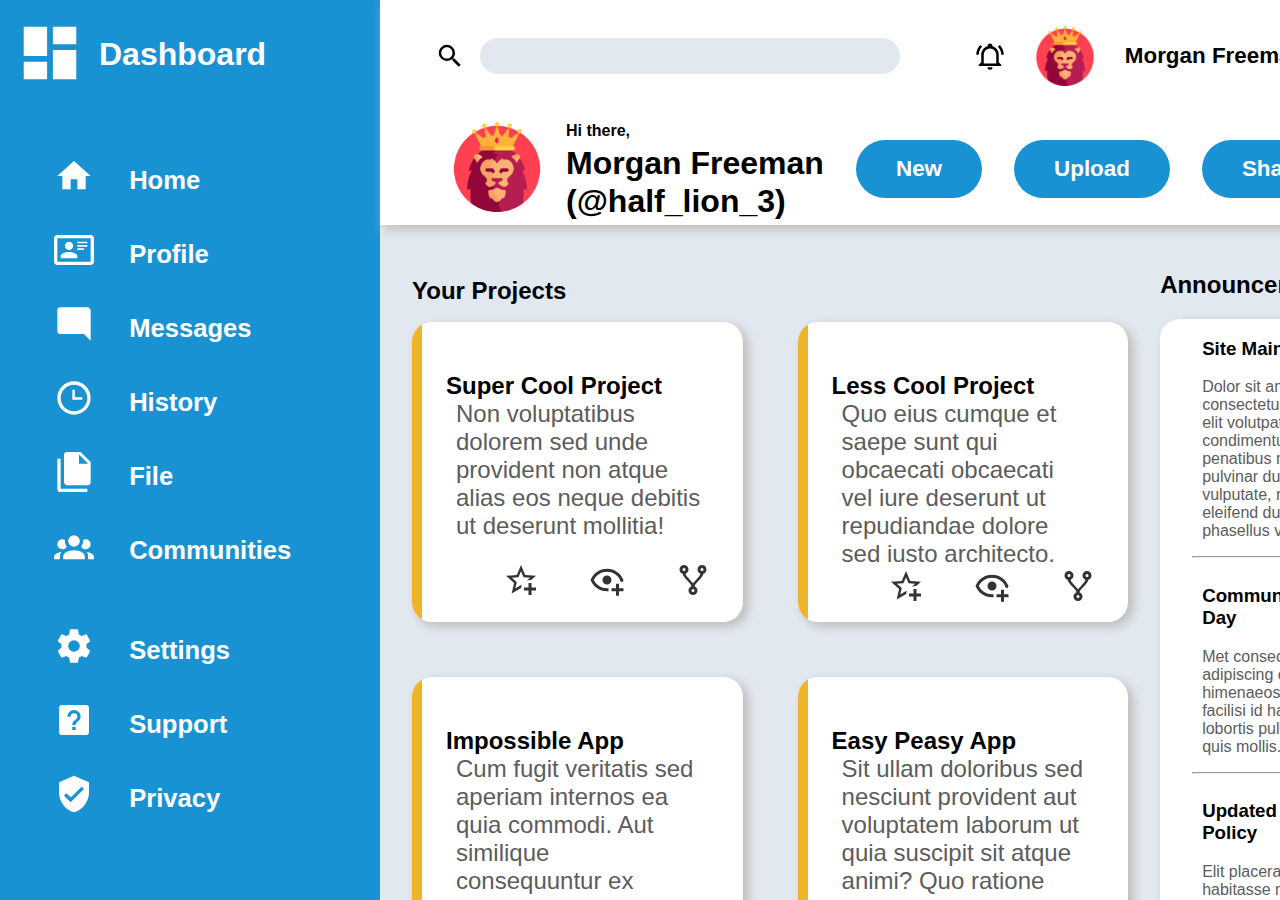
<file: index.html>
<!DOCTYPE html>
<html lang="en">
<head>
	<meta charset="UTF-8">
	<link rel="stylesheet" href="styles.css">
	<title>Project: Admin Dashboard</title>
</head>
<body>
<div class="container">
<div class="dashboard-container">
	<div class="dashboard-title">
		<div><img class="filter-white" src="icons/view-dashboard.svg" width="70" height="70"></div>
		<div><h1>Dashboard</h1></div>
	</div>
	<div class="dashboard-navigation">
		<ul>
			<li>
				<div><img class="filter-white" src="icons/home.svg" width="40" height="40"></div>
				<div>Home</div>
			</li>
			<li>
				<div><img class="filter-white" src="icons/card-account-details-outline.svg" width="40" height="40"></div>
				<div>Profile</div>
			</li>
			<li>
				<div><img class="filter-white" src="icons/message-reply.svg" width="40" height="40"></div>
				<div>Messages</div></li>
			<li>
				<div><img class="filter-white" src="icons/clock-time-three-outline.svg" width="40" height="40"></div>
				<div>History</div>
			</li>
			<li>
				<div><img class="filter-white" src="icons/file-multiple.svg" width="40" height="40"></div>
				<div>File</div>
			</li>
			<li>
				<div><img class="filter-white" src="icons/account-group.svg" width="40" height="40"></div>
				<div>Communities</div>
			</li>
		</ul>
	</div>
	<div></div>
	<div class="dashboard-navigation">
		<ul>
			<li>
				<div><img class="filter-white" src="icons/cog.svg" width="40" height="40"></div>
				<div>Settings</div></li>
			<li>
				<div><img class="filter-white" src="icons/help-box.svg" width="40" height="40"></div>
				<div>Support</div>
			</li>
			<li>
				<div><img class="filter-white" src="icons/shield-check.svg" width="40" height="40"></div>
				<div>Privacy</div>
			</li>
		</ul>
	</div>
</div>

<div class="content-container">
	<div class="header-container">
		<div class="topbar">
			<div class="search-form">
				<img src="icons/magnify.svg" width="30" height="30">
				<input type="search">
			</div>
			<div class="profile-sidebar">
				<img src="icons/bell-ring-outline.svg" width="30" height="30">
				<img src="images/lion.png" width="60" height="60">
				<span>Morgan Freeman</span>
			</div>	

		</div>
		<div class="bottombar">
			<div class="profile-display">
				<div>
					<img src="images/lion.png" width="90" height="90">
				</div>
				<div class="profile-splash">
					<span>Hi there,</span><br>
					<span>Morgan Freeman (@half_lion_3)</span>
				</div>
			</div>
			<div></div>
			<div class="button-bar">
				<button>New</button>
				<button>Upload</button>
				<button>Share</button>
			</div>
		</div>
	</div>
	<div class="main-container">
	
		<div class="projects-grid">
			<section class="project-title"><h2>Your Projects</h2></section>
			<section class="grid-item item-1">
				<div class="sidecolor"></div>
				<div class="content">
					<h2>Super Cool Project</h2>
					<p>Non voluptatibus dolorem sed unde provident non atque alias eos neque debitis ut deserunt mollitia! </p>
					<div class="mediabar">
						<img src="icons/star-plus-outline.svg" width="36" height="36">
						<img src="icons/eye-plus-outline.svg" width="36" height="36">
						<img src="icons/source-fork.svg" width="36" height="36">
					</div>
				</div>
			</section>
			<section class="grid-item item-2">
				<div class="sidecolor"></div>
				<div class="content">
					<h2>Less Cool Project</h2>
					<p>Quo eius cumque et saepe sunt qui obcaecati obcaecati vel iure deserunt ut repudiandae dolore sed iusto architecto.</p>
					<div class="mediabar">
						<img src="icons/star-plus-outline.svg" width="36" height="36">
						<img src="icons/eye-plus-outline.svg" width="36" height="36">
						<img src="icons/source-fork.svg" width="36" height="36">
					</div>
				</div>
			</section>
			<section class="grid-item item-3">
				<div class="sidecolor"></div>
				<div class="content">
					<h2>Impossible App</h2>
					<p>Cum fugit veritatis sed aperiam internos ea quia commodi. Aut similique consequuntur ex aperiam iusto et quos veritatis et modi excepturi id similique exercitationem aut nisi distinctio.</p>
					<div class="mediabar">
						<img src="icons/star-plus-outline.svg" width="36" height="36">
						<img src="icons/eye-plus-outline.svg" width="36" height="36">
						<img src="icons/source-fork.svg" width="36" height="36">
					</div>
				</div>
			</section>
			<section class="grid-item item-4">
				<div class="sidecolor"></div>
				<div class="content">
					<h2>Easy Peasy App</h2>
					<p>Sit ullam doloribus sed nesciunt provident aut voluptatem laborum ut quia suscipit sit atque animi? Quo ratione ipsa eos iure assumenda non veniam similique ea esse perferendis.</p>
					<div class="mediabar">
						<img src="icons/star-plus-outline.svg" width="36" height="36">
						<img src="icons/eye-plus-outline.svg" width="36" height="36">
						<img src="icons/source-fork.svg" width="36" height="36">
					</div>
				</div>
			</section>
			<section class="grid-item item-5">
				<div class="sidecolor"></div>
				<div class="content">
					<h2>Ad Blocker</h2>
					<p> Sit delectus consequatur ut velit maxime eum dignissimos accusamus et laudantium quidem qui sint galisum. Et vero laudantium nam nulla quia sed deserunt maiores et excepturi fugiat et maxime dolores ea ratione aspernatur. </p>
					<div class="mediabar">
						<img src="icons/star-plus-outline.svg" width="36" height="36">
						<img src="icons/eye-plus-outline.svg" width="36" height="36">
						<img src="icons/source-fork.svg" width="36" height="36">
					</div>
				</div>
			</section>
			<section class="grid-item item-6">
				<div class="sidecolor"></div>
				<div class="content">
					<h2>Money Maker</h2>
					<p>Rem consequuntur ipsam et deserunt mollitia ut recusandae corrupti a consequatur vero 33 accusamus quasi.</p>
					<div class="mediabar">
						<img src="icons/star-plus-outline.svg" width="36" height="36">
						<img src="icons/eye-plus-outline.svg" width="36" height="36">
						<img src="icons/source-fork.svg" width="36" height="36">
					</div>
				</div>
			</section>
		
		</div>
		<div class="sidebar-grid">
			<section class="announcement-title"><h2>Announcements</h2></section>
			<section class="announcement-grid-container">
				<div class="announcement-grid-item a-item-1">
					<h3>Site Maintenance</h3>
					<p>Dolor sit amet consectetur adipiscing elit volutpat a, condimentum mollis penatibus mauris fusce pulvinar duis quam eu vulputate, nulla ultrices eleifend dui ligula phasellus vitae massa...</p>
					<hr>
				</div>
				<div class="announcement-grid-item a-item-2">
					<h3>Community Share Day</h3>
					<p>Met consectetur adipiscing elit, himenaeos natoque facilisi id habitant lobortis pulvinar mattis, quis mollis...</p>
					<hr>
				</div>
				<div class="announcement-grid-item a-item-3">
					<h3>Updated Privacy Policy</h3>
					<p>Elit placerat accumsan habitasse mi ac, cubilia urna egestas porttitor pretium magna molestie praesent suscipit varius...</p>
				</div>
			</section>
			<section class="trending-title"><h2>Trending</h2></section>
			<section class="trending-grid-container">
				<div class="trending-grid-item t-item-1">
					<div>
						<img src="images/cat.png" width="60" height="60">
					</div>
					<div>
						<h3>@cougar</h3>
						<h4>World Peace Builder</h4>
					</div>
				</div>
				<div class="trending-grid-item t-item-2">
					<div>
						<img src="images/lion.png" width="60" height="60">
					</div>
					<div>
						<h3>@half_lion_3</h3>
						<h4>Impossible App</h4>
					</div>
				</div>
				<div class="trending-grid-item t-item-3">
					<div>
						<img src="images/dog.png" width="60" height="60">
					</div>
					<div>
						<h3>@woff</h3>
						<h4>Life Changing App</h4>
					</div>
				</div>
				<div class="trending-grid-item t-item-4">
					<div>
						<img src="images/goat.png" width="60" height="60">
					</div>
					<div>
						<h3>@salty</h3>
						<h4>No Traffic Maker</h4>
					</div>
				</div>
			</section>
		</div>
	</div>
	
</div>
</div>
</body>
</html>
</file>
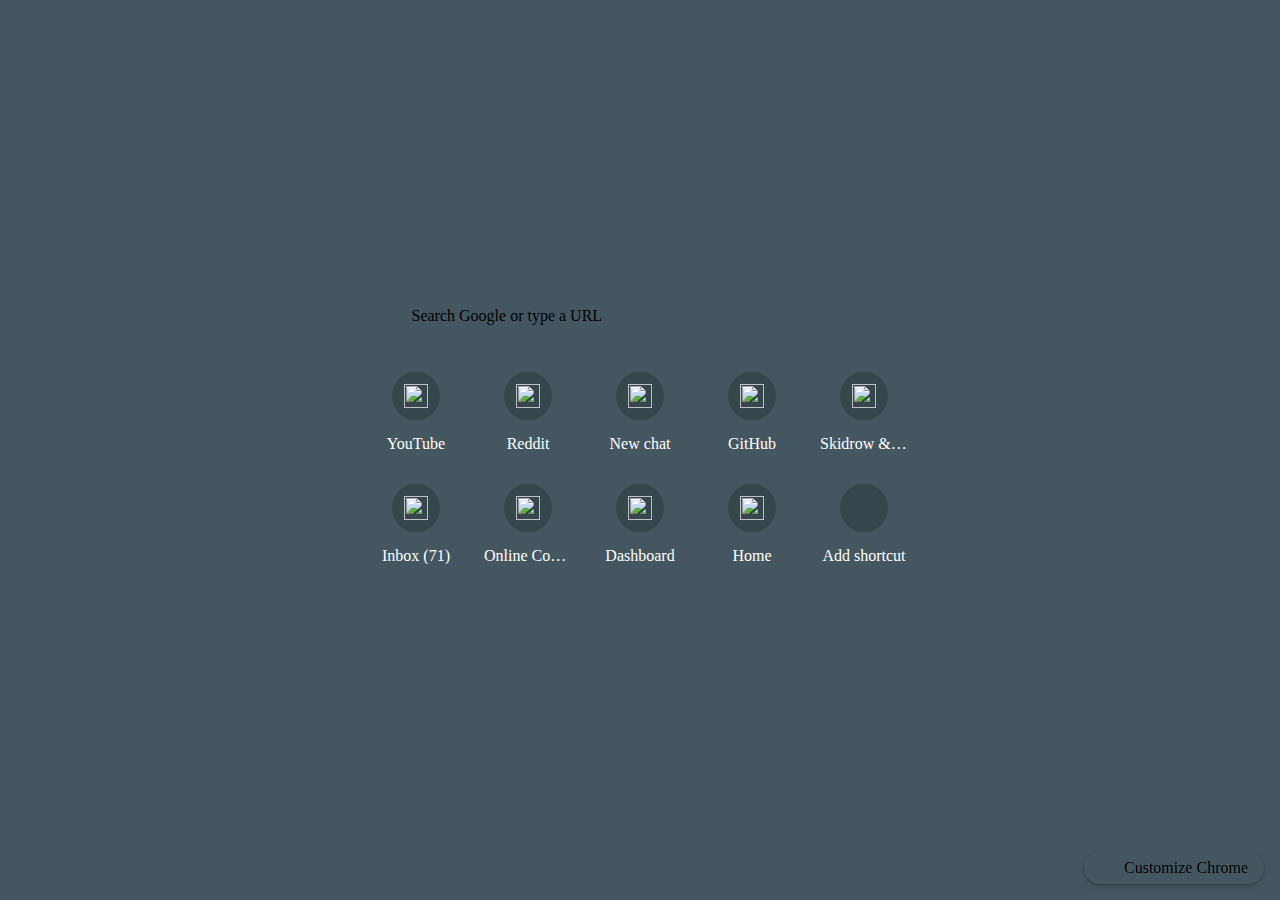
<file: images/New Tab.html>
<!DOCTYPE html>
<!-- saved from url=(0022)chrome://new-tab-page/ -->
<html dir="ltr" lang="en" class="focus-outline-visible" lazy-loaded="true"><head><meta http-equiv="Content-Type" content="text/html; charset=UTF-8">
    
    <title>New Tab</title>
    <style>
      body {
        background: #445760;
        margin: 0;
      }

      #backgroundImage {
        border: none;
        height: 100%;
        pointer-events: none;
        position: fixed;
        top: 0;
        visibility: hidden;
        width: 100%;
      }

      [show-background-image] #backgroundImage {
        visibility: visible;
      }
    </style>
  
<custom-style>
  <style is="custom-style">
    html {

      /* Material Design color palette for Google products */

      --google-red-100-rgb: 244, 199, 195;  /* #f4c7c3 */
      --google-red-100: rgb(var(--google-red-100-rgb));
      --google-red-300-rgb: 230, 124, 115;  /* #e67c73 */
      --google-red-300: rgb(var(--google-red-300-rgb));
      --google-red-500-rgb: 219, 68, 55;  /* #db4437 */
      --google-red-500: rgb(var(--google-red-500-rgb));
      --google-red-700-rgb: 197, 57, 41;  /* #c53929 */
      --google-red-700: rgb(var(--google-red-700-rgb));

      --google-blue-100-rgb: 198, 218, 252;  /* #c6dafc */
      --google-blue-100: rgb(var(--google-blue-100-rgb));
      --google-blue-300-rgb: 123, 170, 247;  /* #7baaf7 */
      --google-blue-300: rgb(var(--google-blue-300-rgb));
      --google-blue-500-rgb: 66, 133, 244;  /* #4285f4 */
      --google-blue-500: rgb(var(--google-blue-500-rgb));
      --google-blue-700-rgb: 51, 103, 214;  /* #3367d6 */
      --google-blue-700: rgb(var(--google-blue-700-rgb));

      --google-green-100-rgb: 183, 225, 205;  /* #b7e1cd */
      --google-green-100: rgb(var(--google-green-100-rgb));
      --google-green-300-rgb: 87, 187, 138;  /* #57bb8a */
      --google-green-300: rgb(var(--google-green-300-rgb));
      --google-green-500-rgb: 15, 157, 88;  /* #0f9d58 */
      --google-green-500: rgb(var(--google-green-500-rgb));
      --google-green-700-rgb: 11, 128, 67;  /* #0b8043 */
      --google-green-700: rgb(var(--google-green-700-rgb));

      --google-yellow-100-rgb: 252, 232, 178;  /* #fce8b2 */
      --google-yellow-100: rgb(var(--google-yellow-100-rgb));
      --google-yellow-300-rgb: 247, 203, 77;  /* #f7cb4d */
      --google-yellow-300: rgb(var(--google-yellow-300-rgb));
      --google-yellow-500-rgb: 244, 180, 0;  /* #f4b400 */
      --google-yellow-500: rgb(var(--google-yellow-500-rgb));
      --google-yellow-700-rgb: 240, 147, 0;  /* #f09300 */
      --google-yellow-700: rgb(var(--google-yellow-700-rgb));

      --google-grey-100-rgb: 245, 245, 245;  /* #f5f5f5 */
      --google-grey-100: rgb(var(--google-grey-100-rgb));
      --google-grey-300-rgb: 224, 224, 224;  /* #e0e0e0 */
      --google-grey-300: rgb(var(--google-grey-300-rgb));
      --google-grey-500-rgb: 158, 158, 158;  /* #9e9e9e */
      --google-grey-500: rgb(var(--google-grey-500-rgb));
      --google-grey-700-rgb: 97, 97, 97;  /* #616161 */
      --google-grey-700: rgb(var(--google-grey-700-rgb));

      /* Material Design color palette from online spec document */

      --paper-red-50: #ffebee;
      --paper-red-100: #ffcdd2;
      --paper-red-200: #ef9a9a;
      --paper-red-300: #e57373;
      --paper-red-400: #ef5350;
      --paper-red-500: #f44336;
      --paper-red-600: #e53935;
      --paper-red-700: #d32f2f;
      --paper-red-800: #c62828;
      --paper-red-900: #b71c1c;
      --paper-red-a100: #ff8a80;
      --paper-red-a200: #ff5252;
      --paper-red-a400: #ff1744;
      --paper-red-a700: #d50000;

      --paper-light-blue-50: #e1f5fe;
      --paper-light-blue-100: #b3e5fc;
      --paper-light-blue-200: #81d4fa;
      --paper-light-blue-300: #4fc3f7;
      --paper-light-blue-400: #29b6f6;
      --paper-light-blue-500: #03a9f4;
      --paper-light-blue-600: #039be5;
      --paper-light-blue-700: #0288d1;
      --paper-light-blue-800: #0277bd;
      --paper-light-blue-900: #01579b;
      --paper-light-blue-a100: #80d8ff;
      --paper-light-blue-a200: #40c4ff;
      --paper-light-blue-a400: #00b0ff;
      --paper-light-blue-a700: #0091ea;

      --paper-yellow-50: #fffde7;
      --paper-yellow-100: #fff9c4;
      --paper-yellow-200: #fff59d;
      --paper-yellow-300: #fff176;
      --paper-yellow-400: #ffee58;
      --paper-yellow-500: #ffeb3b;
      --paper-yellow-600: #fdd835;
      --paper-yellow-700: #fbc02d;
      --paper-yellow-800: #f9a825;
      --paper-yellow-900: #f57f17;
      --paper-yellow-a100: #ffff8d;
      --paper-yellow-a200: #ffff00;
      --paper-yellow-a400: #ffea00;
      --paper-yellow-a700: #ffd600;

      --paper-orange-50: #fff3e0;
      --paper-orange-100: #ffe0b2;
      --paper-orange-200: #ffcc80;
      --paper-orange-300: #ffb74d;
      --paper-orange-400: #ffa726;
      --paper-orange-500: #ff9800;
      --paper-orange-600: #fb8c00;
      --paper-orange-700: #f57c00;
      --paper-orange-800: #ef6c00;
      --paper-orange-900: #e65100;
      --paper-orange-a100: #ffd180;
      --paper-orange-a200: #ffab40;
      --paper-orange-a400: #ff9100;
      --paper-orange-a700: #ff6500;

      --paper-grey-50: #fafafa;
      --paper-grey-100: #f5f5f5;
      --paper-grey-200: #eeeeee;
      --paper-grey-300: #e0e0e0;
      --paper-grey-400: #bdbdbd;
      --paper-grey-500: #9e9e9e;
      --paper-grey-600: #757575;
      --paper-grey-700: #616161;
      --paper-grey-800: #424242;
      --paper-grey-900: #212121;

      --paper-blue-grey-50: #eceff1;
      --paper-blue-grey-100: #cfd8dc;
      --paper-blue-grey-200: #b0bec5;
      --paper-blue-grey-300: #90a4ae;
      --paper-blue-grey-400: #78909c;
      --paper-blue-grey-500: #607d8b;
      --paper-blue-grey-600: #546e7a;
      --paper-blue-grey-700: #455a64;
      --paper-blue-grey-800: #37474f;
      --paper-blue-grey-900: #263238;

      /* opacity for dark text on a light background */
      --dark-divider-opacity: 0.12;
      --dark-disabled-opacity: 0.38; /* or hint text or icon */
      --dark-secondary-opacity: 0.54;
      --dark-primary-opacity: 0.87;

      /* opacity for light text on a dark background */
      --light-divider-opacity: 0.12;
      --light-disabled-opacity: 0.3; /* or hint text or icon */
      --light-secondary-opacity: 0.7;
      --light-primary-opacity: 1.0;

    }

  </style>
</custom-style>

<custom-style>
  <style>

/* Common css variables for Material Design WebUI */
html {
  --google-blue-50-rgb: 232, 240, 254;  /* #e8f0fe */
  --google-blue-50: rgb(var(--google-blue-50-rgb));
  --google-blue-100-rgb: 210, 227, 252;  /* #d2e3fc */
  --google-blue-100: rgb(var(--google-blue-100-rgb));
  --google-blue-200-rgb: 174, 203, 250;  /* #aecbfa */
  --google-blue-200: rgb(var(--google-blue-200-rgb));
  --google-blue-300-rgb: 138, 180, 248;  /* #8ab4f8 */
  --google-blue-300: rgb(var(--google-blue-300-rgb));
  --google-blue-400-rgb: 102, 157, 246;  /* #669df6 */
  --google-blue-400: rgb(var(--google-blue-400-rgb));
  --google-blue-500-rgb: 66, 133, 244;  /* #4285f4 */
  --google-blue-500: rgb(var(--google-blue-500-rgb));
  --google-blue-600-rgb: 26, 115, 232;  /* #1a73e8 */
  --google-blue-600: rgb(var(--google-blue-600-rgb));
  --google-blue-700-rgb: 25, 103, 210;  /* #1967d2 */
  --google-blue-700: rgb(var(--google-blue-700-rgb));
  --google-blue-800-rgb: 24, 90, 188;  /* ##185abc */
  --google-blue-800: rgb(var(--google-blue-800-rgb));

  --google-green-50-rgb: 230, 244, 234;  /* #e6f4ea */
  --google-green-50: rgb(var(--google-green-50-rgb));
  --google-green-200-rgb: 168, 218, 181; /* #a8dab5 */
  --google-green-200: rgb(var(--google-green-200-rgb));
  --google-green-300-rgb: 129, 201, 149;  /* #81c995 */
  --google-green-300: rgb(var(--google-green-300-rgb));
  --google-green-400-rgb: 91, 185, 116;  /* #5bb974 */
  --google-green-400: rgb(var(--google-green-400-rgb));
  --google-green-500-rgb: 52, 168, 83;  /* #34a853 */
  --google-green-500: rgb(var(--google-green-500-rgb));
  --google-green-600-rgb: 30, 142, 62;  /* #1e8e3e */
  --google-green-600: rgb(var(--google-green-600-rgb));
  --google-green-700-rgb: 24, 128, 56;  /* #188038 */
  --google-green-700: rgb(var(--google-green-700-rgb));
  --google-green-800-rgb: 19, 115, 51; /* #137333 */
  --google-green-800: rgb(var(--google-green-800-rgb));
  --google-green-900-rgb: 13, 101, 45; /* #0d652d */
  --google-green-900: rgb(var(--google-green-900-rgb));

  --google-grey-50-rgb: 248, 249, 250;  /* #f8f9fa */
  --google-grey-50: rgb(var(--google-grey-50-rgb));
  --google-grey-100-rgb: 241, 243, 244;  /* #f1f3f4 */
  --google-grey-100: rgb(var(--google-grey-100-rgb));
  --google-grey-200-rgb: 232, 234, 237;  /* #e8eaed */
  --google-grey-200: rgb(var(--google-grey-200-rgb));
  --google-grey-300-rgb: 218, 220, 224;  /* #dadce0 */
  --google-grey-300: rgb(var(--google-grey-300-rgb));
  --google-grey-400-rgb: 189, 193, 198;  /* #bdc1c6 */
  --google-grey-400: rgb(var(--google-grey-400-rgb));
  --google-grey-500-rgb: 154, 160, 166;  /* #9aa0a6 */
  --google-grey-500: rgb(var(--google-grey-500-rgb));
  --google-grey-600-rgb: 128, 134, 139;  /* #80868b */
  --google-grey-600: rgb(var(--google-grey-600-rgb));
  --google-grey-700-rgb: 95, 99, 104;  /* #5f6368 */
  --google-grey-700: rgb(var(--google-grey-700-rgb));
  --google-grey-800-rgb: 60, 64, 67;  /* #3c4043 */
  --google-grey-800: rgb(var(--google-grey-800-rgb));
  --google-grey-900-rgb: 32, 33, 36;  /* #202124 */
  --google-grey-900: rgb(var(--google-grey-900-rgb));
  /* --google-grey-900 + 4% white blended together. */
  --google-grey-900-white-4-percent: #292a2d;

  --google-purple-100-rgb: 233, 210, 253;  /* #e9d2fd */
  --google-purple-100: rgb(var(--google-purple-100-rgb));
  --google-purple-900-rgb: 104, 29, 168;  /* #681da8 */
  --google-purple-900: rgb(var(--google-purple-900-rgb));

  --google-red-300-rgb: 242, 139, 130;  /* #f28b82 */
  --google-red-300: rgb(var(--google-red-300-rgb));
  --google-red-500-rgb: 234, 67, 53;  /* #ea4335 */
  --google-red-500: rgb(var(--google-red-500-rgb));
  --google-red-600-rgb: 217, 48, 37;  /* #d93025 */
  --google-red-600: rgb(var(--google-red-600-rgb));

  --google-yellow-50-rgb: 254, 247, 224;  /* #fef7e0 */
  --google-yellow-50: rgb(var(--google-yellow-50-rgb));
  --google-yellow-300-rgb: 253, 214, 51;  /* #fdd633 */
  --google-yellow-300: rgb(var(--google-yellow-300-rgb));
  --google-yellow-400-rgb: 252, 201, 52;  /* #fcc934 */
  --google-yellow-400: rgb(var(--google-yellow-400-rgb));
  --google-yellow-500-rgb: 251, 188, 4;  /* #fbbc04 */
  --google-yellow-500: rgb(var(--google-yellow-500-rgb));

  --cr-primary-text-color: var(--google-grey-900);
  --cr-secondary-text-color: var(--google-grey-700);

  --cr-card-background-color: white;
  --cr-card-shadow-color-rgb: var(--google-grey-800-rgb);

  --cr-elevation-1: rgba(var(--cr-card-shadow-color-rgb), .3) 0 1px 2px 0,
                    rgba(var(--cr-card-shadow-color-rgb), .15) 0 1px 3px 1px;
  --cr-elevation-2: rgba(var(--cr-card-shadow-color-rgb), .3) 0 1px 2px 0,
                    rgba(var(--cr-card-shadow-color-rgb), .15) 0 2px 6px 2px;
  --cr-elevation-3: rgba(var(--cr-card-shadow-color-rgb), .3) 0 1px 3px 0,
                    rgba(var(--cr-card-shadow-color-rgb), .15) 0 4px 8px 3px;
  --cr-elevation-4: rgba(var(--cr-card-shadow-color-rgb), .3) 0 2px 3px 0,
                    rgba(var(--cr-card-shadow-color-rgb), .15) 0 6px 10px 4px;
  --cr-elevation-5: rgba(var(--cr-card-shadow-color-rgb), .3) 0 4px 4px 0,
                    rgba(var(--cr-card-shadow-color-rgb), .15) 0 8px 12px 6px;

  --cr-card-shadow: var(--cr-elevation-2);

  --cr-checked-color: var(--google-blue-600);
  --cr-focused-item-color: var(--google-grey-300);
  --cr-form-field-label-color: var(--google-grey-700);
  --cr-hairline-rgb: 0, 0, 0;
  --cr-iph-anchor-highlight-color: rgba(var(--google-blue-600-rgb), 0.1);
  --cr-link-color: var(--google-blue-700);
  --cr-menu-background-color: white;
  --cr-menu-background-focus-color: var(--google-grey-400);
  --cr-menu-shadow: 0 2px 6px var(--paper-grey-500);
  --cr-separator-color: rgba(0, 0, 0, .06);
  --cr-title-text-color: rgb(90, 90, 90);
  --cr-toolbar-background-color: white;

  --cr-hover-background-color: rgba(var(--google-grey-900-rgb), .1);
  --cr-active-background-color: rgba(var(--google-grey-900-rgb), .16);
  --cr-focus-outline-color: rgba(var(--google-blue-600-rgb), .4);
}

@media (prefers-color-scheme: dark) {
  html {
    --cr-primary-text-color: var(--google-grey-200);
    --cr-secondary-text-color: var(--google-grey-500);

    --cr-card-background-color: var(--google-grey-900-white-4-percent);
    --cr-card-shadow-color-rgb: 0, 0, 0;

    --cr-checked-color: var(--google-blue-300);
    --cr-focused-item-color: var(--google-grey-800);
    --cr-form-field-label-color: var(--dark-secondary-color);
    --cr-hairline-rgb: 255, 255, 255;
    --cr-iph-anchor-highlight-color: rgba(var(--google-grey-100-rgb), 0.1);
    --cr-link-color: var(--google-blue-300);
    --cr-menu-background-color: var(--google-grey-900);
    --cr-menu-background-focus-color: var(--google-grey-700);
    --cr-menu-background-sheen: rgba(255, 255, 255, .06);  /* Only dark mode. */
    --cr-menu-shadow: rgba(0, 0, 0, .3) 0 1px 2px 0,
                      rgba(0, 0, 0, .15) 0 3px 6px 2px;
    --cr-separator-color: rgba(255, 255, 255, .1);
    --cr-title-text-color: var(--cr-primary-text-color);
    --cr-toolbar-background-color: var(--google-grey-900-white-4-percent);

    --cr-hover-background-color: rgba(255, 255, 255, .1);
    --cr-active-background-color: rgba(var(--google-grey-200-rgb), .16);
    --cr-focus-outline-color: rgba(var(--google-blue-300-rgb), .4);
  }
}

@media (forced-colors: active) {
  html {
    /* In Windows HCM, |box-shadow| is not showing. The suggested workaround
       is to use |outline| or |border| instead. The color does not matter,
       since it is forced by the OS so using 'transparent'. */
    --cr-focus-outline-hcm: 2px solid transparent;
    --cr-border-hcm: 2px solid transparent;
  }
}

/* Don't use color values past this point. Instead, create a variable that's
 * set for both light and dark modes and use a single variable below. */

html {
  --cr-button-edge-spacing: 12px;
  --cr-button-height: 32px;

  /* Spacing between policy (controlledBy) indicator and control. */
  --cr-controlled-by-spacing: 24px;

  /* Default max-width for input fields */
  --cr-default-input-max-width: 264px;

  /* The inner icon is 20px in size. The button has 8px * 2 padding. */
  --cr-icon-ripple-size: 36px;
  --cr-icon-ripple-padding: 8px;

  --cr-icon-size: 20px;

  --cr-icon-button-margin-start: 16px;

  /* Shift button so ripple overlaps the end of the row. */
  --cr-icon-ripple-margin: calc(var(--cr-icon-ripple-padding) * -1);

  /* TODO (johntlee): re-implement with paddings instead; */
  /* These are used for row items such as radio buttons, check boxes, list
   * items etc. */
  --cr-section-min-height: 48px;
  --cr-section-two-line-min-height: 64px;

  --cr-section-padding: 20px;
  --cr-section-vertical-padding: 12px;
  --cr-section-indent-width: 40px;
  --cr-section-indent-padding: calc(
      var(--cr-section-padding) + var(--cr-section-indent-width));

  --cr-section-vertical-margin: 21px;

  --cr-centered-card-max-width: 680px;
  --cr-centered-card-width-percentage: 0.96;

  --cr-hairline: 1px solid rgba(var(--cr-hairline-rgb), .14);

  --cr-separator-height: 1px;
  --cr-separator-line: var(--cr-separator-height) solid
      var(--cr-separator-color);

  --cr-toolbar-overlay-animation-duration: 150ms;
  --cr-toolbar-height: 56px;

  --cr-container-shadow-height: 6px;
  --cr-container-shadow-margin: calc(-1 * var(--cr-container-shadow-height));

  --cr-container-shadow-max-opacity: 1;

  /** MD Refresh Styles */
  --cr-card-border-radius: 8px;
  --cr-disabled-opacity: .38;
  --cr-form-field-bottom-spacing: 16px;
  --cr-form-field-label-font-size: .625rem;
  --cr-form-field-label-height: 1em;
  --cr-form-field-label-line-height: 1;
}

html[chrome-refresh-2023] {
  /* Colors: These variables should never be overridden and should only be used
     as fallback values for shared cr_elements or in UIs that do not have
     the color pipeline. */
  --cr-fallback-color-primary: rgb(11, 87, 208);
  --cr-fallback-color-on-primary: rgb(255, 255, 255);

  --cr-fallback-color-primary-container: rgb(211, 227, 253);
  --cr-fallback-color-on-primary-container: rgb(4, 30, 73);

  --cr-fallback-color-secondary-container: rgb(194, 231, 255);
  --cr-fallback-color-on-secondary-container: rgb(0, 29, 53);

  --cr-fallback-color-surface: rgb(255, 255, 255);
  --cr-fallback-color-on-surface-rgb: 31, 31, 31;
  --cr-fallback-color-on-surface: rgb(var(--cr-fallback-color-on-surface-rgb));

  --cr-fallback-color-surface-variant: rgb(225, 227, 225);
  --cr-fallback-color-on-surface-variant: rgb(68, 71, 70);

  /* States */
  --cr-hover-background-color: var(--color-sys-state-hover,
      rgba(var(--cr-fallback-color-on-surface-rgb), .08));
  --cr-active-background-color: var(--color-sys-state-pressed,
      rgba(var(--cr-fallback-color-on-surface-rgb), .12));
  --cr-focus-outline-color: var(--color-sys-state-focus-ring,
      var(--cr-fallback-color-primary));

  /* Typography */
  --cr-primary-text-color: var(--color-primary-foreground,
      var(--cr-fallback-color-on-surface));
  --cr-secondary-text-color: var(--color-secondary-foreground,
      var(--cr-fallback-color-on-surface-variant));

  /* Layout */
  --cr-button-height: 36px;
}

@media (prefers-color-scheme: dark) {
  html[chrome-refresh-2023] {
    /* Colors */
    --cr-fallback-color-primary: rgb(168, 199, 250);
    --cr-fallback-color-on-primary: rgb(6, 46, 111);
    --cr-fallback-color-primary-container: rgb(8, 66, 160);
    --cr-fallback-color-on-primary-container: rgb(211, 227, 253);
    --cr-fallback-color-secondary-container: rgb(0, 74, 119);
    --cr-fallback-color-on-secondary-container: rgb(194, 231, 255);
    --cr-fallback-color-surface: rgb(26, 27, 30);
    --cr-fallback-color-on-surface-rgb: 227, 227, 227;
    --cr-fallback-color-surface-variant: rgb(68, 71, 70);
    --cr-fallback-color-on-surface-variant: rgb(196, 199, 197);
  }
}
  </style>
</custom-style>
<!--
List commonly used icons here to prevent duplication.
Do not add rarely used icons here; place those in your application.
Note that 20px and 24px icons are specified separately (size="", below).

Icons are rendered at 20x20 px, but we don't have 20 px SVGs for everything.
The 24 px icons are used where 20 px icons are unavailable (which may appear
blurry at 20 px). Please use 20 px icons when available.
-->
<iron-iconset-svg name="cr20" size="20" style="display: none;">
  <svg>
    <defs>
      <!--
      Keep these in sorted order by id="". See also http://goo.gl/Y1OdAq
      -->
      <g id="block">
        <path fill-rule="evenodd" clip-rule="evenodd" d="M10 0C4.48 0 0 4.48 0 10C0 15.52 4.48 20 10 20C15.52 20 20 15.52 20 10C20 4.48 15.52 0 10 0ZM2 10C2 5.58 5.58 2 10 2C11.85 2 13.55 2.63 14.9 3.69L3.69 14.9C2.63 13.55 2 11.85 2 10ZM5.1 16.31C6.45 17.37 8.15 18 10 18C14.42 18 18 14.42 18 10C18 8.15 17.37 6.45 16.31 5.1L5.1 16.31Z">
        </path>
      </g>
      <g id="domain">
        <path d="M2,3 L2,17 L11.8267655,17 L13.7904799,17 L18,17 L18,7 L12,7 L12,3 L2,3 Z M8,13 L10,13 L10,15 L8,15 L8,13 Z M4,13 L6,13 L6,15 L4,15 L4,13 Z M8,9 L10,9 L10,11 L8,11 L8,9 Z M4,9 L6,9 L6,11 L4,11 L4,9 Z M12,9 L16,9 L16,15 L12,15 L12,9 Z M12,11 L14,11 L14,13 L12,13 L12,11 Z M8,5 L10,5 L10,7 L8,7 L8,5 Z M4,5 L6,5 L6,7 L4,7 L4,5 Z">
        </path>
      </g>
      <g id="kite">
        <path fill-rule="evenodd" clip-rule="evenodd" d="M4.6327 8.00094L10.3199 2L16 8.00094L10.1848 16.8673C10.0995 16.9873 10.0071 17.1074 9.90047 17.2199C9.42417 17.7225 8.79147 18 8.11611 18C7.44076 18 6.80806 17.7225 6.33175 17.2199C5.85545 16.7173 5.59242 16.0497 5.59242 15.3371C5.59242 14.977 5.46445 14.647 5.22275 14.3919C4.98104 14.1369 4.66825 14.0019 4.32701 14.0019H4V12.6667H4.32701C5.00237 12.6667 5.63507 12.9442 6.11137 13.4468C6.58768 13.9494 6.85071 14.617 6.85071 15.3296C6.85071 15.6896 6.97867 16.0197 7.22038 16.2747C7.46209 16.5298 7.77488 16.6648 8.11611 16.6648C8.45735 16.6648 8.77014 16.5223 9.01185 16.2747C9.02396 16.2601 9.03607 16.246 9.04808 16.2319C9.08541 16.1883 9.12176 16.1458 9.15403 16.0947L9.55213 15.4946L4.6327 8.00094ZM10.3199 13.9371L6.53802 8.17116L10.3199 4.1814L14.0963 8.17103L10.3199 13.9371Z">
        </path>
      </g>
      <g id="menu">
        <path d="M2 4h16v2H2zM2 9h16v2H2zM2 14h16v2H2z"></path>
      </g>
      
  </defs></svg>
</iron-iconset-svg>

<!-- NOTE: In the common case that the final icon will be 20x20, export the SVG
     at 20px and place it in the section above. -->
<iron-iconset-svg name="cr" size="24" style="display: none;">
  <svg>
    <defs>
      <!--
      These icons are copied from Polymer's iron-icons and kept in sorted order.
      See http://goo.gl/Y1OdAq for instructions on adding additional icons.
      -->
      <g id="account-child-invert" viewBox="0 0 48 48">
        <path d="M24 4c3.31 0 6 2.69 6 6s-2.69 6-6 6-6-2.69-6-6 2.69-6 6-6z"></path>
        <path fill="none" d="M0 0h48v48H0V0z"></path>
        <circle fill="none" cx="24" cy="26" r="4"></circle>
        <path d="M24 18c-6.16 0-13 3.12-13 7.23v11.54c0 2.32 2.19 4.33 5.2 5.63 2.32 1 5.12 1.59 7.8 1.59.66 0 1.33-.06 2-.14v-5.2c-.67.08-1.34.14-2 .14-2.63 0-5.39-.57-7.68-1.55.67-2.12 4.34-3.65 7.68-3.65.86 0 1.75.11 2.6.29 2.79.62 5.2 2.15 5.2 4.04v4.47c3.01-1.31 5.2-3.31 5.2-5.63V25.23C37 21.12 30.16 18 24 18zm0 12c-2.21 0-4-1.79-4-4s1.79-4 4-4 4 1.79 4 4-1.79 4-4 4z">
        </path>
      </g>
      <g id="add">
        <path d="M19 13h-6v6h-2v-6H5v-2h6V5h2v6h6v2z"></path>
      </g>
      <g id="arrow-back">
        <path d="M20 11H7.83l5.59-5.59L12 4l-8 8 8 8 1.41-1.41L7.83 13H20v-2z"></path>
      </g>
      <g id="arrow-drop-up">
        <path d="M7 14l5-5 5 5z">
      </path></g>
      <g id="arrow-drop-down">
        <path d="M7 10l5 5 5-5z"></path>
      </g>
      <g id="arrow-forward">
        <path d="M12 4l-1.41 1.41L16.17 11H4v2h12.17l-5.58 5.59L12 20l8-8z"></path>
      </g>
      <g id="arrow-right">
        <path d="M10 7l5 5-5 5z"></path>
      </g>
      
      <g id="cancel">
        <path d="M12 2C6.47 2 2 6.47 2 12s4.47 10 10 10 10-4.47 10-10S17.53 2 12 2zm5 13.59L15.59 17 12 13.41 8.41 17 7 15.59 10.59 12 7 8.41 8.41 7 12 10.59 15.59 7 17 8.41 13.41 12 17 15.59z">
        </path>
      </g>
      <g id="check">
        <path d="M9 16.17L4.83 12l-1.42 1.41L9 19 21 7l-1.41-1.41z"></path>
      </g>
      <g id="check-circle">
        <path d="M12 2C6.48 2 2 6.48 2 12s4.48 10 10 10 10-4.48 10-10S17.52 2 12 2zm-2 15l-5-5 1.41-1.41L10 14.17l7.59-7.59L19 8l-9 9z">
        </path>
      </g>
      <g id="chevron-left">
        <path d="M15.41 7.41L14 6l-6 6 6 6 1.41-1.41L10.83 12z"></path>
      </g>
      <g id="chevron-right">
        <path d="M10 6L8.59 7.41 13.17 12l-4.58 4.59L10 18l6-6z"></path>
      </g>
      <g id="clear">
        <path d="M19 6.41L17.59 5 12 10.59 6.41 5 5 6.41 10.59 12 5 17.59 6.41 19 12 13.41 17.59 19 19 17.59 13.41 12z">
        </path>
      </g>
      <g id="close">
        <path d="M19 6.41L17.59 5 12 10.59 6.41 5 5 6.41 10.59 12 5 17.59 6.41 19 12 13.41 17.59 19 19 17.59 13.41 12z">
        </path>
      </g>
      <g id="computer">
        <path d="M20 18c1.1 0 1.99-.9 1.99-2L22 6c0-1.1-.9-2-2-2H4c-1.1 0-2 .9-2 2v10c0 1.1.9 2 2 2H0v2h24v-2h-4zM4 6h16v10H4V6z">
        </path>
      </g>
      <g id="create">
        <path d="M3 17.25V21h3.75L17.81 9.94l-3.75-3.75L3 17.25zM20.71 7.04c.39-.39.39-1.02 0-1.41l-2.34-2.34c-.39-.39-1.02-.39-1.41 0l-1.83 1.83 3.75 3.75 1.83-1.83z">
        </path>
      </g>
      <g id="delete">
        <path d="M6 19c0 1.1.9 2 2 2h8c1.1 0 2-.9 2-2V7H6v12zM19 4h-3.5l-1-1h-5l-1 1H5v2h14V4z"></path>
      </g>
      <g id="domain">
        <path d="M12 7V3H2v18h20V7H12zM6 19H4v-2h2v2zm0-4H4v-2h2v2zm0-4H4V9h2v2zm0-4H4V5h2v2zm4 12H8v-2h2v2zm0-4H8v-2h2v2zm0-4H8V9h2v2zm0-4H8V5h2v2zm10 12h-8v-2h2v-2h-2v-2h2v-2h-2V9h8v10zm-2-8h-2v2h2v-2zm0 4h-2v2h2v-2z">
        </path>
      </g>
      <g id="error">
        <path d="M12 2C6.48 2 2 6.48 2 12s4.48 10 10 10 10-4.48 10-10S17.52 2 12 2zm1 15h-2v-2h2v2zm0-4h-2V7h2v6z">
        </path>
      </g>
      <g id="error-outline">
        <path d="M11 15h2v2h-2zm0-8h2v6h-2zm.99-5C6.47 2 2 6.48 2 12s4.47 10 9.99 10C17.52 22 22 17.52 22 12S17.52 2 11.99 2zM12 20c-4.42 0-8-3.58-8-8s3.58-8 8-8 8 3.58 8 8-3.58 8-8 8z">
        </path>
      </g>
      <g id="expand-less">
        <path d="M12 8l-6 6 1.41 1.41L12 10.83l4.59 4.58L18 14z"></path>
      </g>
      <g id="expand-more">
        <path d="M16.59 8.59L12 13.17 7.41 8.59 6 10l6 6 6-6z"></path>
      </g>
      <g id="extension">
        <path d="M20.5 11H19V7c0-1.1-.9-2-2-2h-4V3.5C13 2.12 11.88 1 10.5 1S8 2.12 8 3.5V5H4c-1.1 0-1.99.9-1.99 2v3.8H3.5c1.49 0 2.7 1.21 2.7 2.7s-1.21 2.7-2.7 2.7H2V20c0 1.1.9 2 2 2h3.8v-1.5c0-1.49 1.21-2.7 2.7-2.7 1.49 0 2.7 1.21 2.7 2.7V22H17c1.1 0 2-.9 2-2v-4h1.5c1.38 0 2.5-1.12 2.5-2.5S21.88 11 20.5 11z">
        </path>
      </g>
      <g id="file-download">
        <path d="M19 9h-4V3H9v6H5l7 7 7-7zM5 18v2h14v-2H5z"></path>
      </g>
      
      <g id="fullscreen">
        <path d="M7 14H5v5h5v-2H7v-3zm-2-4h2V7h3V5H5v5zm12 7h-3v2h5v-5h-2v3zM14 5v2h3v3h2V5h-5z"></path>
      </g>
      <g id="group">
        <path d="M16 11c1.66 0 2.99-1.34 2.99-3S17.66 5 16 5c-1.66 0-3 1.34-3 3s1.34 3 3 3zm-8 0c1.66 0 2.99-1.34 2.99-3S9.66 5 8 5C6.34 5 5 6.34 5 8s1.34 3 3 3zm0 2c-2.33 0-7 1.17-7 3.5V19h14v-2.5c0-2.33-4.67-3.5-7-3.5zm8 0c-.29 0-.62.02-.97.05 1.16.84 1.97 1.97 1.97 3.45V19h6v-2.5c0-2.33-4.67-3.5-7-3.5z">
        </path>
      </g>
      <g id="help-outline">
        <path d="M11 18h2v-2h-2v2zm1-16C6.48 2 2 6.48 2 12s4.48 10 10 10 10-4.48 10-10S17.52 2 12 2zm0 18c-4.41 0-8-3.59-8-8s3.59-8 8-8 8 3.59 8 8-3.59 8-8 8zm0-14c-2.21 0-4 1.79-4 4h2c0-1.1.9-2 2-2s2 .9 2 2c0 2-3 1.75-3 5h2c0-2.25 3-2.5 3-5 0-2.21-1.79-4-4-4z">
        </path>
      </g>
      <g id="info">
        <path d="M12 2C6.48 2 2 6.48 2 12s4.48 10 10 10 10-4.48 10-10S17.52 2 12 2zm1 15h-2v-6h2v6zm0-8h-2V7h2v2z">
        </path>
      </g>
      <g id="info-outline">
        <path d="M11 17h2v-6h-2v6zm1-15C6.48 2 2 6.48 2 12s4.48 10 10 10 10-4.48 10-10S17.52 2 12 2zm0 18c-4.41 0-8-3.59-8-8s3.59-8 8-8 8 3.59 8 8-3.59 8-8 8zM11 9h2V7h-2v2z">
        </path>
      </g>
      <g id="insert-drive-file">
        <path d="M6 2c-1.1 0-1.99.9-1.99 2L4 20c0 1.1.89 2 1.99 2H18c1.1 0 2-.9 2-2V8l-6-6H6zm7 7V3.5L18.5 9H13z">
        </path>
      </g>
      <g id="location-on">
        <path d="M12 2C8.13 2 5 5.13 5 9c0 5.25 7 13 7 13s7-7.75 7-13c0-3.87-3.13-7-7-7zm0 9.5c-1.38 0-2.5-1.12-2.5-2.5s1.12-2.5 2.5-2.5 2.5 1.12 2.5 2.5-1.12 2.5-2.5 2.5z">
        </path>
      </g>
      <g id="mic">
        <path d="M12 14c1.66 0 2.99-1.34 2.99-3L15 5c0-1.66-1.34-3-3-3S9 3.34 9 5v6c0 1.66 1.34 3 3 3zm5.3-3c0 3-2.54 5.1-5.3 5.1S6.7 14 6.7 11H5c0 3.41 2.72 6.23 6 6.72V21h2v-3.28c3.28-.48 6-3.3 6-6.72h-1.7z">
        </path>
      </g>
      <g id="more-vert">
        <path d="M12 8c1.1 0 2-.9 2-2s-.9-2-2-2-2 .9-2 2 .9 2 2 2zm0 2c-1.1 0-2 .9-2 2s.9 2 2 2 2-.9 2-2-.9-2-2-2zm0 6c-1.1 0-2 .9-2 2s.9 2 2 2 2-.9 2-2-.9-2-2-2z">
        </path>
      </g>
      <g id="open-in-new">
        <path d="M19 19H5V5h7V3H5c-1.11 0-2 .9-2 2v14c0 1.1.89 2 2 2h14c1.1 0 2-.9 2-2v-7h-2v7zM14 3v2h3.59l-9.83 9.83 1.41 1.41L19 6.41V10h2V3h-7z">
        </path>
      </g>
      <g id="person">
        <path d="M12 12c2.21 0 4-1.79 4-4s-1.79-4-4-4-4 1.79-4 4 1.79 4 4 4zm0 2c-2.67 0-8 1.34-8 4v2h16v-2c0-2.66-5.33-4-8-4z">
        </path>
      </g>
      <g id="phonelink"><path d="M4 6h18V4H4c-1.1 0-2 .9-2 2v11H0v3h14v-3H4V6zm19 2h-6c-.55 0-1 .45-1 1v10c0 .55.45 1 1 1h6c.55 0 1-.45 1-1V9c0-.55-.45-1-1-1zm-1 9h-4v-7h4v7z"></path></g>
      <g id="print">
        <path d="M19 8H5c-1.66 0-3 1.34-3 3v6h4v4h12v-4h4v-6c0-1.66-1.34-3-3-3zm-3 11H8v-5h8v5zm3-7c-.55 0-1-.45-1-1s.45-1 1-1 1 .45 1 1-.45 1-1 1zm-1-9H6v4h12V3z">
        </path>
      </g>
      <g id="schedule"><path d="M11.99 2C6.47 2 2 6.48 2 12s4.47 10 9.99 10C17.52 22 22 17.52 22 12S17.52 2 11.99 2zM12 20c-4.42 0-8-3.58-8-8s3.58-8 8-8 8 3.58 8 8-3.58 8-8 8zm.5-13H11v6l5.25 3.15.75-1.23-4.5-2.67z"></path></g>
      <g id="search">
        <path d="M15.5 14h-.79l-.28-.27C15.41 12.59 16 11.11 16 9.5 16 5.91 13.09 3 9.5 3S3 5.91 3 9.5 5.91 16 9.5 16c1.61 0 3.09-.59 4.23-1.57l.27.28v.79l5 4.99L20.49 19l-4.99-5zm-6 0C7.01 14 5 11.99 5 9.5S7.01 5 9.5 5 14 7.01 14 9.5 11.99 14 9.5 14z">
        </path>
      </g>
      <g id="security">
        <path d="M12 1L3 5v6c0 5.55 3.84 10.74 9 12 5.16-1.26 9-6.45 9-12V5l-9-4zm0 10.99h7c-.53 4.12-3.28 7.79-7 8.94V12H5V6.3l7-3.11v8.8z">
        </path>
      </g>
      
      <!-- The <g> IDs are exposed as global variables in Vulcanized mode, which
        conflicts with the "settings" namespace of MD Settings. Using an "_icon"
        suffix prevents the naming conflict. -->
      <g id="settings_icon">
        <path d="M19.43 12.98c.04-.32.07-.64.07-.98s-.03-.66-.07-.98l2.11-1.65c.19-.15.24-.42.12-.64l-2-3.46c-.12-.22-.39-.3-.61-.22l-2.49 1c-.52-.4-1.08-.73-1.69-.98l-.38-2.65C14.46 2.18 14.25 2 14 2h-4c-.25 0-.46.18-.49.42l-.38 2.65c-.61.25-1.17.59-1.69.98l-2.49-1c-.23-.09-.49 0-.61.22l-2 3.46c-.13.22-.07.49.12.64l2.11 1.65c-.04.32-.07.65-.07.98s.03.66.07.98l-2.11 1.65c-.19.15-.24.42-.12.64l2 3.46c.12.22.39.3.61.22l2.49-1c.52.4 1.08.73 1.69.98l.38 2.65c.03.24.24.42.49.42h4c.25 0 .46-.18.49-.42l.38-2.65c.61-.25 1.17-.59 1.69-.98l2.49 1c.23.09.49 0 .61-.22l2-3.46c.12-.22.07-.49-.12-.64l-2.11-1.65zM12 15.5c-1.93 0-3.5-1.57-3.5-3.5s1.57-3.5 3.5-3.5 3.5 1.57 3.5 3.5-1.57 3.5-3.5 3.5z">
        </path>
      </g>
      <g id="star">
        <path d="M12 17.27L18.18 21l-1.64-7.03L22 9.24l-7.19-.61L12 2 9.19 8.63 2 9.24l5.46 4.73L5.82 21z"></path>
      </g>
      <g id="sync">
        <path d="M12 4V1L8 5l4 4V6c3.31 0 6 2.69 6 6 0 1.01-.25 1.97-.7 2.8l1.46 1.46C19.54 15.03 20 13.57 20 12c0-4.42-3.58-8-8-8zm0 14c-3.31 0-6-2.69-6-6 0-1.01.25-1.97.7-2.8L5.24 7.74C4.46 8.97 4 10.43 4 12c0 4.42 3.58 8 8 8v3l4-4-4-4v3z">
        </path>
      </g>
      <g id="videocam">
        <path d="M17 10.5V7c0-.55-.45-1-1-1H4c-.55 0-1 .45-1 1v10c0 .55.45 1 1 1h12c.55 0 1-.45 1-1v-3.5l4 4v-11l-4 4z">
        </path>
      </g>
      <g id="warning">
        <path d="M1 21h22L12 2 1 21zm12-3h-2v-2h2v2zm0-4h-2v-4h2v4z"></path>
      </g>
    </defs>
  </svg>
</iron-iconset-svg>
<iron-iconset-svg name="iph" size="24" style="display: none;">
  <svg>
    <defs>
      <!--
      These icons are copied from Material UI and optimized through SVGOMG
      See http://goo.gl/Y1OdAq for instructions on adding additional icons.
      -->
      <g id="celebration">
        <path fill="none" d="M0 0h20v20H0z"></path>
        <path fill-rule="evenodd" d="m2 22 14-5-9-9-5 14Zm10.35-5.82L5.3 18.7l2.52-7.05 4.53 4.53ZM14.53 12.53l5.59-5.59a1.25 1.25 0 0 1 1.77 0l.59.59 1.06-1.06-.59-.59a2.758 2.758 0 0 0-3.89 0l-5.59 5.59 1.06 1.06ZM10.06 6.88l-.59.59 1.06 1.06.59-.59a2.758 2.758 0 0 0 0-3.89l-.59-.59-1.06 1.07.59.59c.48.48.48 1.28 0 1.76ZM17.06 11.88l-1.59 1.59 1.06 1.06 1.59-1.59a1.25 1.25 0 0 1 1.77 0l1.61 1.61 1.06-1.06-1.61-1.61a2.758 2.758 0 0 0-3.89 0ZM15.06 5.88l-3.59 3.59 1.06 1.06 3.59-3.59a2.758 2.758 0 0 0 0-3.89l-1.59-1.59-1.06 1.06 1.59 1.59c.48.49.48 1.29 0 1.77Z">
        </path>
      </g>
      <g id="lightbulb_outline">
        <path fill="none" d="M0 0h24v24H0z"></path>
        <path d="M9 21c0 .55.45 1 1 1h4c.55 0 1-.45 1-1v-1H9v1zm3-19C8.14 2 5 5.14 5 9c0 2.38 1.19 4.47 3 5.74V17c0 .55.45 1 1 1h6c.55 0 1-.45 1-1v-2.26c1.81-1.27 3-3.36 3-5.74 0-3.86-3.14-7-7-7zm2 11.7V16h-4v-2.3C8.48 12.63 7 11.53 7 9c0-2.76 2.24-5 5-5s5 2.24 5 5c0 2.49-1.51 3.65-3 4.7z">
        </path>
      </g>
    </defs>
  </svg>
</iron-iconset-svg>

<custom-style>
  <style>
html{--annotation-background-color:var(--google-green-50);--annotation-text-color:var(--google-green-600);--border-color:var(--google-grey-300);--entity-image-background-color:var(--google-grey-50);--grey-fill-color:var(--google-grey-100);--icon-color:var(--google-grey-600);--url-color:var(--google-blue-600);--side-panel-url-color:var(--google-grey-700)}@media (prefers-color-scheme:dark){html{--annotation-background-color:var(--google-green-300);--annotation-text-color:var(--google-grey-900);--border-color:var(--google-grey-700);--entity-image-background-color:var(--google-grey-800);--grey-fill-color:var(--google-grey-700);--icon-color:white;--url-color:var(--google-blue-300);--side-panel-url-color:var(--google-grey-500)}}html{--card-max-width:960px;--card-min-width:550px;--card-padding-between:16px;--card-padding-side:24px;--first-card-padding-top:24px;--cluster-max-width:var(--card-max-width);--cluster-min-width:var(--card-min-width);--cluster-padding-horizontal:var(--card-padding-side);--cluster-padding-vertical:var(--card-padding-between);--favicon-margin:16px;--favicon-size:16px;--first-cluster-padding-top:var(--first-card-padding-top);--pill-height:34px;--pill-padding-icon:12px;--pill-padding-text:16px;--top-visit-favicon-size:24px}
  </style>
</custom-style>
<dom-module id="paper-spinner-styles">
  <template></template>
</dom-module></head>
  <body style="background-color: rgb(68, 87, 96);">
    <iframe id="backgroundImage" src="./New Tab_files/saved_resource.html"></iframe>
    <ntp-app><template shadowrootmode="open"><!--_html_template_start_--><style>

/* Included here so we don't have to include "iron-positioning" in every
 * stylesheet. See crbug.com/498405. */
[hidden],
:host([hidden]) {
  display: none !important;
}
    </style><style>

.icon-arrow-back {
  --cr-icon-image: url('chrome://resources/images/icon_arrow_back.svg');
}

.icon-arrow-dropdown {
  --cr-icon-image: url('chrome://resources/images/icon_arrow_dropdown.svg');
}

.icon-cancel {
  --cr-icon-image: url('chrome://resources/images/icon_cancel.svg');
}

.icon-clear {
  --cr-icon-image: url('chrome://resources/images/icon_clear.svg');
}

.icon-copy-content {
  --cr-icon-image: url('chrome://resources/images/icon_copy_content.svg');
}

.icon-delete-gray {
  --cr-icon-image: url('chrome://resources/images/icon_delete_gray.svg');
}

.icon-edit {
  --cr-icon-image: url('chrome://resources/images/icon_edit.svg');
}

.icon-folder-open {
  --cr-icon-image: url('chrome://resources/images/icon_folder_open.svg');
}

.icon-picture-delete {
  --cr-icon-image: url('chrome://resources/images/icon_picture_delete.svg');
}

.icon-expand-less {
  --cr-icon-image: url('chrome://resources/images/icon_expand_less.svg');
}

.icon-expand-more {
  --cr-icon-image: url('chrome://resources/images/icon_expand_more.svg');
}

.icon-external {
  --cr-icon-image: url('chrome://resources/images/open_in_new.svg');
}

.icon-more-vert {
  --cr-icon-image: url('chrome://resources/images/icon_more_vert.svg');
}

.icon-refresh {
  --cr-icon-image: url('chrome://resources/images/icon_refresh.svg');
}

.icon-search {
  --cr-icon-image: url('chrome://resources/images/icon_search.svg');
}

.icon-settings {
  --cr-icon-image: url('chrome://resources/images/icon_settings.svg');
}

.icon-visibility {
  --cr-icon-image: url('chrome://resources/images/icon_visibility.svg');
}

.icon-visibility-off {
  --cr-icon-image: url('chrome://resources/images/icon_visibility_off.svg');
}

.subpage-arrow {
  --cr-icon-image: url('chrome://resources/images/arrow_right.svg');
}

.cr-icon {
  -webkit-mask-image: var(--cr-icon-image);
  -webkit-mask-position: center;
  -webkit-mask-repeat: no-repeat;
  -webkit-mask-size: var(--cr-icon-size);
  background-color: var(--cr-icon-color, var(--google-grey-700));
  flex-shrink: 0;
  height: var(--cr-icon-ripple-size);
  margin-inline-end: var(--cr-icon-ripple-margin);
  margin-inline-start: var(--cr-icon-button-margin-start);
  user-select: none;
  width: var(--cr-icon-ripple-size);
}

:host-context([dir=rtl]) .cr-icon {
  transform: scaleX(-1);  /* Invert X: flip on the Y axis (aka mirror). */
}

.cr-icon.no-overlap {
  margin-inline-end: 0;
  margin-inline-start: 0;
}

@media (prefers-color-scheme: dark) {
  .cr-icon {
    background-color: var(--cr-icon-color, var(--google-grey-500));
  }
}
    </style><style include="cr-hidden-style cr-icons">

html,
:host {
  --scrollable-border-color: var(--google-grey-300);
}

@media (prefers-color-scheme: dark) {
  html,
  :host {
    --scrollable-border-color: var(--google-grey-700);
  }
}

[actionable] {
  cursor: pointer;
}

/* Horizontal rule line. */
.hr {
  border-top: var(--cr-separator-line);
}

iron-list.cr-separators > *:not([first]) {
  border-top: var(--cr-separator-line);
}

[scrollable] {
  border-color: transparent;
  border-style: solid;
  border-width: 1px 0;
  overflow-y: auto;
}
[scrollable].is-scrolled {
  border-top-color: var(--scrollable-border-color);
}
[scrollable].can-scroll:not(.scrolled-to-bottom) {
  border-bottom-color: var(--scrollable-border-color);
}
[scrollable] iron-list > :not(.no-outline):focus,
[selectable]:focus,
[selectable] > :focus {
  background-color: var(--cr-focused-item-color);
  outline: none;
}

.scroll-container {
  display: flex;
  flex-direction: column;
  min-height: 1px;
}

[selectable] > * {
  cursor: pointer;
}

.cr-centered-card-container {
  box-sizing: border-box;
  display: block;
  height: inherit;
  margin: 0 auto;
  max-width: var(--cr-centered-card-max-width);
  min-width: 550px;
  position: relative;
  width: calc(100% * var(--cr-centered-card-width-percentage));
}

.cr-container-shadow {
  box-shadow: inset 0 5px 6px -3px rgba(0, 0, 0, .4);
  height: var(--cr-container-shadow-height);
  left: 0;
  margin: 0 0 var(--cr-container-shadow-margin);
  opacity: 0;
  pointer-events: none;
  position: relative;
  right: 0;
  top: 0;
  transition: opacity 500ms;
  z-index: 1;
}

/** Styles for elements that implement the CrContainerShadowBehavior */
#cr-container-shadow-bottom {
  margin-bottom: 0;
  margin-top: var(--cr-container-shadow-margin);
  transform: scaleY(-1);
}

#cr-container-shadow-top.has-shadow,
#cr-container-shadow-bottom.has-shadow {
  opacity: var(--cr-container-shadow-max-opacity);
}

.cr-row {
  align-items: center;
  border-top: var(--cr-separator-line);
  display: flex;
  min-height: var(--cr-section-min-height);
  padding: 0 var(--cr-section-padding);
}

.cr-row.first,
.cr-row.continuation {
  border-top: none;
}

.cr-row-gap {
  padding-inline-start: 16px;
}

.cr-button-gap {
  margin-inline-start: 8px;
}

paper-tooltip::part(tooltip) {
  border-radius: var(--paper-tooltip-border-radius, 2px);
  font-size: 92.31%;  /* Effectively 12px if the host default is 13px. */
  font-weight: 500;
  max-width: 330px;
  min-width: var(--paper-tooltip-min-width, 200px);
  padding: var(--paper-tooltip-padding, 10px 8px);
}

/* Typography */

.cr-padded-text {
  padding-block-end: var(--cr-section-vertical-padding);
  padding-block-start: var(--cr-section-vertical-padding);
}

.cr-title-text {
  color: var(--cr-title-text-color);
  font-size: 107.6923%; /* Go to 14px from 13px. */
  font-weight: 500;
}

.cr-secondary-text {
  color: var(--cr-secondary-text-color);
  font-weight: 400;
}

.cr-form-field-label {
  color: var(--cr-form-field-label-color);
  display: block;
  font-size: var(--cr-form-field-label-font-size);
  font-weight: 500;
  letter-spacing: .4px;
  line-height: var(--cr-form-field-label-line-height);
  margin-bottom: 8px;
}

.cr-vertical-tab {
  align-items: center;
  display: flex;
}

.cr-vertical-tab::before {
  border-radius: 0 3px 3px 0;
  content: '';
  display: block;
  flex-shrink: 0;
  height: var(--cr-vertical-tab-height, 100%);
  width: 4px;
}

.cr-vertical-tab.selected::before {
  background: var(--cr-vertical-tab-selected-color, var(--cr-checked-color));
}

:host-context([dir=rtl]) .cr-vertical-tab::before {
  /* Border-radius based on block/inline is not yet supported. */
  transform: scaleX(-1);
}

.iph-anchor-highlight {
  background-color: var(--cr-iph-anchor-highlight-color);
}
    </style><style include="cr-shared-style">:host{--cr-focus-outline-color:var(--color-new-tab-page-focus-ring);--ntp-theme-text-shadow:none;--ntp-one-google-bar-height:56px;--ntp-search-box-width:337px;--ntp-menu-shadow:var(--color-new-tab-page-menu-inner-shadow) 0 1px 2px 0,var(--color-new-tab-page-menu-outer-shadow) 0 2px 6px 2px;--ntp-module-width:var(--ntp-search-box-width);--ntp-module-layout-width:var(--ntp-search-box-width);--ntp-module-border-radius:5px;--ntp-protected-icon-background-color:transparent;--ntp-protected-icon-background-color-hovered:rgba(255, 255, 255, .1)}@media (min-width:560px){:host{--ntp-search-box-width:449px}}@media (min-width:672px){:host{--ntp-search-box-width:561px}}@media (min-width:768px){:host{--ntp-module-layout-width:var(--ntp-module-max-width, var(--ntp-search-box-width));--ntp-module-width:var(--ntp-module-max-width, var(--ntp-search-box-width))}}:host([modules-redesigned-enabled_]){--ntp-module-border-radius:24px;--ntp-module-layout-width:360px;--ntp-module-width:360px}:host([modules-redesigned-layout-enabled_]){--ntp-module-layout-width:360px}@media (min-width:960px){:host([modules-redesigned-layout-enabled_]){--ntp-module-layout-width:780px}}@media (min-width:1440px){:host([modules-redesigned-layout-enabled_]){--ntp-module-layout-width:1170px}}:host([show-background-image_]){--ntp-theme-text-shadow:0 0 16px rgba(0, 0, 0, .3)}:host([show-background-image_][remove-scrim_]){--ntp-theme-text-shadow:0.5px 0.5px 1px rgba(0, 0, 0, 0.5),0px 0px 2px rgba(0, 0, 0, 0.2),0px 0px 10px rgba(0, 0, 0, 0.1);--ntp-protected-icon-background-color:rgba(0, 0, 0, .6);--ntp-protected-icon-background-color-hovered:rgba(0, 0, 0, .7)}#oneGoogleBar{height:100%;position:absolute;top:0;width:100%}#content{align-items:center;display:flex;flex-direction:column;height:calc(100vh - var(--ntp-one-google-bar-height));min-width:fit-content;padding-top:var(--ntp-one-google-bar-height);position:relative;z-index:1}#logo{margin-bottom:38px;z-index:1}#realboxContainer{display:inherit;margin-bottom:16px;position:relative}ntp-modules{flex-shrink:0;width:var(--ntp-module-layout-width)}ntp-middle-slot-promo{max-width:var(--ntp-search-box-width)}ntp-realbox{visibility:hidden}ntp-realbox[shown]{visibility:visible}cr-most-visited{--cr-menu-shadow:var(--ntp-menu-shadow);--most-visited-focus-shadow:var(--ntp-focus-shadow);--most-visited-text-color:var(--color-new-tab-page-most-visited-foreground);--most-visited-text-shadow:var(--ntp-theme-text-shadow)}ntp-middle-slot-promo:not([hidden])~ntp-modules{margin-top:16px}#customizeButtonContainer{background-color:var(--color-new-tab-page-button-background);border-radius:calc(.5 * var(--cr-button-height));bottom:16px;position:fixed}#customizeButtonContainer:has(help-bubble){z-index:1001}:host-context([dir=ltr]) #customizeButtonContainer{right:16px}:host-context([dir=rtl]) #customizeButtonContainer{left:16px}:host([show-background-image_]) #customizeButtonContainer{background-color:var(--ntp-protected-icon-background-color)}:host([show-background-image_]) #customizeButtonContainer:hover{background-color:var(--ntp-protected-icon-background-color-hovered)}#customizeButton{--hover-bg-color:var(--color-new-tab-page-button-background-hovered);--text-color:var(--color-new-tab-page-button-foreground);border:none;border-radius:calc(.5 * var(--cr-button-height));box-shadow:0 3px 6px rgba(0,0,0,.16),0 1px 2px rgba(0,0,0,.23);font-weight:400;min-width:32px}:host([show-background-image_]) #customizeButton{box-shadow:none;padding:0}:host-context(.focus-outline-visible) #customizeButton:focus{box-shadow:var(--ntp-focus-shadow)}#customizeIcon{-webkit-mask-image:url('chrome://new-tab-page/icons/icon_pencil.svg');-webkit-mask-repeat:no-repeat;-webkit-mask-size:100%;background-color:var(--text-color);height:16px;margin-inline-end:8px;width:16px}:host([show-background-image_]) #customizeIcon{background-color:#fff;margin:0}@media (max-width:550px){#customizeButton{padding:0}#customizeIcon{margin:0}#customizeText{display:none}}@media (max-width:970px){:host([modules-shown-to-user]) #customizeButton{padding:0}:host([modules-shown-to-user]) #customizeIcon{margin:0}:host([modules-shown-to-user]) #customizeText{display:none}}@media (max-width:1020px){:host([modules-fre-shown]) #customizeButton{padding:0}:host([modules-fre-shown]) #customizeIcon{margin:0}:host([modules-fre-shown]) #customizeText{display:none}}#themeAttribution{align-self:flex-start;bottom:16px;color:var(--color-new-tab-page-secondary-foreground);margin-inline-start:16px;position:fixed}#backgroundImageAttribution{border-radius:8px;bottom:16px;color:var(--color-new-tab-page-attribution-foreground);line-height:20px;max-width:50vw;padding:8px;position:fixed;text-shadow:var(--ntp-theme-text-shadow);z-index:-1}:host([remove-scrim_]) #backgroundImageAttribution{background-color:var(--ntp-protected-icon-background-color);text-shadow:none}:host([remove-scrim_]) #backgroundImageAttribution:hover{background-color:var(--ntp-protected-icon-background-color-hovered)}:host-context([dir=ltr]) #backgroundImageAttribution{left:16px}:host-context([dir=rtl]) #backgroundImageAttribution{right:16px}#backgroundImageAttribution:hover{background:rgba(var(--google-grey-900-rgb),.1)}#backgroundImageAttribution1Container{align-items:center;display:flex;flex-direction:row}#linkIcon{-webkit-mask-image:url('chrome://new-tab-page/icons/link.svg');-webkit-mask-repeat:no-repeat;-webkit-mask-size:100%;background-color:var(--color-new-tab-page-attribution-foreground);height:16px;margin-inline-end:8px;width:16px}#backgroundImageAttribution1,#backgroundImageAttribution2{overflow:hidden;text-overflow:ellipsis;white-space:nowrap}#backgroundImageAttribution1{font-size:.875rem}#backgroundImageAttribution2{font-size:.75rem}#contentBottomSpacer{flex-shrink:0;height:32px;width:1px}svg{position:fixed}ntp-lens-upload-dialog{left:0;position:absolute;right:0;top:0;z-index:101}</style><div id="content" style="--color-new-tab-page-attribution-foreground:rgba(255, 255, 255, 1); --color-new-tab-page-most-visited-foreground:rgba(255, 255, 255, 1); --ntp-logo-color:rgba(255, 255, 255, 1);"><ntp-iframe id="oneGoogleBar" allow="camera chrome-untrusted://new-tab-page; display-capture chrome-untrusted://new-tab-page" src="chrome-untrusted://new-tab-page/one-google-bar?paramsencoded=" style="clip-path: url(&quot;#oneGoogleBarClipPath&quot;); z-index: 1000;"><template shadowrootmode="open"><!--_html_template_start_--><style>:host(:not([hidden])){display:block}#iframe{border:none;border-radius:inherit;display:block;height:inherit;max-height:inherit;max-width:inherit;width:inherit}</style><iframe id="iframe" allow="camera chrome-untrusted://new-tab-page; display-capture chrome-untrusted://new-tab-page" src="chrome-untrusted://new-tab-page/one-google-bar?paramsencoded="></iframe><!--_html_template_end_--></template></ntp-iframe><dom-if style="display: none;"><template></template></dom-if><dom-if style="display: none;"><template></template></dom-if><ntp-logo id="logo" single-colored=""><template shadowrootmode="open"><!--_html_template_start_--><style>

/* Included here so we don't have to include "iron-positioning" in every
 * stylesheet. See crbug.com/498405. */
[hidden],
:host([hidden]) {
  display: none !important;
}
    </style><style include="cr-hidden-style">:host{--ntp-logo-height:200px;display:flex;flex-direction:column;flex-shrink:0;justify-content:flex-end;min-height:var(--ntp-logo-height)}:host([doodle-boxed_]){justify-content:flex-end}#logo{forced-color-adjust:none;height:92px;width:272px}:host([single-colored]) #logo{-webkit-mask-image:url('chrome://new-tab-page/icons/google_logo.svg');-webkit-mask-repeat:no-repeat;-webkit-mask-size:100%;background-color:var(--ntp-logo-color)}:host(:not([single-colored])) #logo{background-image:url('chrome://new-tab-page/icons/google_logo.svg')}#imageDoodle{cursor:pointer;outline:0}#imageDoodle[tabindex='-1']{cursor:auto}:host([doodle-boxed_]) #imageDoodle{background-color:var(--ntp-logo-box-color);border-radius:20px;padding:16px 24px}:host-context(.focus-outline-visible) #imageDoodle:focus{box-shadow:0 0 0 2px rgba(var(--google-blue-600-rgb),.4)}#imageContainer{display:flex;height:fit-content;position:relative;width:fit-content}#image{max-height:var(--ntp-logo-height);max-width:100%}:host([doodle-boxed_]) #image{max-height:160px}#animation{height:100%;pointer-events:none;position:absolute;width:100%}#shareButton{background-color:var(--ntp-logo-share-button-background-color,none);border:none;height:var(--ntp-logo-share-button-height,0);left:var(--ntp-logo-share-button-x,0);min-width:var(--ntp-logo-share-button-width,0);opacity:.8;outline:initial;padding:2px;position:absolute;top:var(--ntp-logo-share-button-y,0);width:var(--ntp-logo-share-button-width,0)}#shareButton:hover{opacity:1}#shareButton img{height:100%;width:100%}#iframe{border:none;height:var(--height,var(--ntp-logo-height));transition-duration:var(--duration,100ms);transition-property:height,width;width:var(--width,100%)}#iframe:not([expanded]){max-height:var(--ntp-logo-height)}</style><div id="logo"></div><dom-if restamp="" style="display: none;"><template></template></dom-if><dom-if restamp="" style="display: none;"><template></template></dom-if><dom-if restamp="" style="display: none;"><template></template></dom-if><!--_html_template_end_--></template></ntp-logo><div id="realboxContainer"><ntp-realbox id="realbox" shown="" is-dark=""><template shadowrootmode="open"><!--_html_template_start_--><style>

.icon-arrow-back {
  --cr-icon-image: url('chrome://resources/images/icon_arrow_back.svg');
}

.icon-arrow-dropdown {
  --cr-icon-image: url('chrome://resources/images/icon_arrow_dropdown.svg');
}

.icon-cancel {
  --cr-icon-image: url('chrome://resources/images/icon_cancel.svg');
}

.icon-clear {
  --cr-icon-image: url('chrome://resources/images/icon_clear.svg');
}

.icon-copy-content {
  --cr-icon-image: url('chrome://resources/images/icon_copy_content.svg');
}

.icon-delete-gray {
  --cr-icon-image: url('chrome://resources/images/icon_delete_gray.svg');
}

.icon-edit {
  --cr-icon-image: url('chrome://resources/images/icon_edit.svg');
}

.icon-folder-open {
  --cr-icon-image: url('chrome://resources/images/icon_folder_open.svg');
}

.icon-picture-delete {
  --cr-icon-image: url('chrome://resources/images/icon_picture_delete.svg');
}

.icon-expand-less {
  --cr-icon-image: url('chrome://resources/images/icon_expand_less.svg');
}

.icon-expand-more {
  --cr-icon-image: url('chrome://resources/images/icon_expand_more.svg');
}

.icon-external {
  --cr-icon-image: url('chrome://resources/images/open_in_new.svg');
}

.icon-more-vert {
  --cr-icon-image: url('chrome://resources/images/icon_more_vert.svg');
}

.icon-refresh {
  --cr-icon-image: url('chrome://resources/images/icon_refresh.svg');
}

.icon-search {
  --cr-icon-image: url('chrome://resources/images/icon_search.svg');
}

.icon-settings {
  --cr-icon-image: url('chrome://resources/images/icon_settings.svg');
}

.icon-visibility {
  --cr-icon-image: url('chrome://resources/images/icon_visibility.svg');
}

.icon-visibility-off {
  --cr-icon-image: url('chrome://resources/images/icon_visibility_off.svg');
}

.subpage-arrow {
  --cr-icon-image: url('chrome://resources/images/arrow_right.svg');
}

.cr-icon {
  -webkit-mask-image: var(--cr-icon-image);
  -webkit-mask-position: center;
  -webkit-mask-repeat: no-repeat;
  -webkit-mask-size: var(--cr-icon-size);
  background-color: var(--cr-icon-color, var(--google-grey-700));
  flex-shrink: 0;
  height: var(--cr-icon-ripple-size);
  margin-inline-end: var(--cr-icon-ripple-margin);
  margin-inline-start: var(--cr-icon-button-margin-start);
  user-select: none;
  width: var(--cr-icon-ripple-size);
}

:host-context([dir=rtl]) .cr-icon {
  transform: scaleX(-1);  /* Invert X: flip on the Y axis (aka mirror). */
}

.cr-icon.no-overlap {
  margin-inline-end: 0;
  margin-inline-start: 0;
}

@media (prefers-color-scheme: dark) {
  .cr-icon {
    background-color: var(--cr-icon-color, var(--google-grey-500));
  }
}
    </style><style include="cr-icons">:host{--cr-realbox-height:44px;--cr-realbox-min-width:var(--ntp-search-box-width);--cr-realbox-shadow:0 1px 6px 0 var(--color-realbox-shadow);--cr-realbox-width:var(--cr-realbox-min-width);--ntp-realbox-border-radius:calc(0.5 * var(--cr-realbox-height));--ntp-realbox-icon-width:26px;--ntp-realbox-inner-icon-margin:8px;--ntp-realbox-voice-icon-offset:16px;border-radius:var(--ntp-realbox-border-radius);box-shadow:var(--cr-realbox-shadow);font-size:16px;height:var(--cr-realbox-height);width:var(--cr-realbox-width)}:host([can-show-secondary-matches][had-secondary-matches]){--cr-realbox-width:calc(var(--cr-realbox-min-width) * 1.5)}:host([can-show-secondary-matches][has-secondary-matches]){--cr-realbox-secondary-side-display:block}:host([is-dark]){--cr-realbox-shadow:0 2px 6px 0 var(--color-realbox-shadow)}:host([realbox-lens-search-enabled_]){--ntp-realbox-voice-icon-offset:53px}@media (forced-colors:active){:host{border:1px solid ActiveBorder}}:host([matches-are-visible]){box-shadow:none}:host([match-searchbox]){box-shadow:none}:host([match-searchbox]:not([matches-are-visible]):hover){border:1px solid transparent;box-shadow:var(--cr-realbox-shadow)}:host([match-searchbox]:not([is-dark]):not([matches-are-visible]):not(:hover)){border:1px solid var(--color-realbox-border)}#inputWrapper{height:100%;position:relative}input{background-color:var(--color-realbox-background);border:none;border-radius:var(--ntp-realbox-border-radius);color:var(--color-realbox-foreground);font-family:inherit;font-size:inherit;height:100%;outline:0;padding-inline-end:calc(var(--ntp-realbox-voice-icon-offset) + var(--ntp-realbox-icon-width) + var(--ntp-realbox-inner-icon-margin));padding-inline-start:52px;position:relative;width:100%}input::-webkit-search-decoration,input::-webkit-search-results-button,input::-webkit-search-results-decoration{display:none}input::-webkit-search-cancel-button{appearance:none;margin:0}input::placeholder{color:var(--color-realbox-placeholder)}input:focus::placeholder{visibility:hidden}:host([matches-are-visible]) input,input:focus{background-color:var(--color-realbox-results-background)}input:hover{background-color:var(--color-realbox-background-hovered)}cr-realbox-icon{height:100%;left:12px;position:absolute;top:0}:host-context([dir=rtl]) cr-realbox-icon{left:unset;right:12px}.realbox-icon-button{background-color:transparent;background-position:center;background-repeat:no-repeat;background-size:21px 21px;border:none;border-radius:2px;cursor:pointer;height:100%;outline:0;padding:0;pointer-events:auto;position:absolute;right:16px;width:var(--ntp-realbox-icon-width)}:host([single-colored-icons]) #lensSearchButton,:host([single-colored-icons]) #voiceSearchButton{-webkit-mask-position:center;-webkit-mask-repeat:no-repeat;-webkit-mask-size:21px 21px;background-color:var(--color-new-tab-page-primary-foreground)}:host([single-colored-icons]) #voiceSearchButton{-webkit-mask-image:url('chrome://new-tab-page/icons/googlemic_clr_24px.svg')}:host(:not([single-colored-icons])) #voiceSearchButton{background-image:url('chrome://new-tab-page/icons/googlemic_clr_24px.svg')}:host([single-colored-icons]) #lensSearchButton{-webkit-mask-image:url('chrome://new-tab-page/icons/lens_icon.svg')}:host(:not([single-colored-icons])) #lensSearchButton{background-image:url('chrome://new-tab-page/icons/lens_icon.svg')}:host([realbox-lens-search-enabled_]):host-context([dir=rtl]) #voiceSearchButton{left:var(--ntp-realbox-voice-icon-offset);right:unset}:host([realbox-lens-search-enabled_]) #voiceSearchButton{right:var(--ntp-realbox-voice-icon-offset)}:host-context([dir=rtl]) .realbox-icon-button{left:16px;right:unset}:host-context(.focus-outline-visible) .realbox-icon-button:focus{box-shadow:var(--ntp-focus-shadow)}:-webkit-any(input,cr-realbox-icon,.realbox-icon-button){z-index:100}cr-realbox-dropdown{left:0;position:absolute;right:0;top:0;z-index:99}</style><div id="inputWrapper"><input id="input" type="search" autocomplete="off" spellcheck="false" role="combobox" aria-controls="matches" placeholder="Search Google or type a URL" aria-expanded="false" aria-live="polite"><cr-realbox-icon id="icon" in-searchbox="" background-image="" mask-image="url(//resources/images/icon_search.svg)"><template shadowrootmode="open"><!--_html_template_start_--><style>
  :host {
    align-items: center;
    display: flex;
    flex-shrink: 0;
    justify-content: center;
    width: 32px;
  }

  #container {
    align-items: center;
    border-radius: 8px;
    display: flex;
    height: 32px;
    justify-content: center;
    overflow: hidden;
    width: 32px;
  }

  /* Entities may feature a dominant color background until image loads. */
  :host-context(cr-realbox-match[has-image]) #container {
    background-color: var(--container-bg-color);
  }

  /* Calculator answer and suggestion answer icons feature a blue background. */
  :host-context(cr-realbox-match[is-rich-suggestion]:not([has-image])) #container {
    background-color: var(--google-blue-600);
    border-radius: 50%;
    height: 24px;
    width: 24px;
  }

  #image {
    display: none;
    max-height: 32px;
    max-width: 32px;
  }

  :host-context(cr-realbox-match[has-image]) #image {
    display: initial;
  }

  :host([is-answer]) #image {
    max-height: 24px;
    max-width: 24px;
  }

  #icon {
    -webkit-mask-position: center;
    -webkit-mask-repeat: no-repeat;
    -webkit-mask-size: 16px;
    background-color: var(--color-realbox-search-icon-background);
    background-position: center center;
    background-repeat: no-repeat;
    background-size: 16px;
    height: 24px;
    width: 24px;
  }

  :host-context(cr-realbox-match[has-image]) #icon {
    display: none;
  }

  :host-context(cr-realbox-match[is-rich-suggestion]) #icon {
    background-color: white;
  }

  :host([in-searchbox][background-image*='//resources/cr_components/omnibox/icons/google_g.svg']) #icon {
    background-size: 24px;
  }

  :host([in-searchbox][mask-image*='//resources/images/icon_search.svg']) #icon {
    -webkit-mask-size: 20px;  /* Loupe in realbox is larger than in matches. */
  }
</style><div id="container" style="--container-bg-color: transparent;"><img id="image"><!--Note: Do not remove the '$' in '$=' below, otherwise the 'style' attribute
      is erroneously removed by the HTML minifier. --><div id="icon" style="-webkit-mask-image: url(//resources/images/icon_search.svg);"></div></div><!--_html_template_end_--></template></cr-realbox-icon><button id="voiceSearchButton" class="realbox-icon-button" title="Search by voice"></button><dom-if style="display: none;"><template></template></dom-if><cr-realbox-dropdown id="matches" role="listbox" hidden=""><template shadowrootmode="open"><!--_html_template_start_--><style>

.icon-arrow-back {
  --cr-icon-image: url('chrome://resources/images/icon_arrow_back.svg');
}

.icon-arrow-dropdown {
  --cr-icon-image: url('chrome://resources/images/icon_arrow_dropdown.svg');
}

.icon-cancel {
  --cr-icon-image: url('chrome://resources/images/icon_cancel.svg');
}

.icon-clear {
  --cr-icon-image: url('chrome://resources/images/icon_clear.svg');
}

.icon-copy-content {
  --cr-icon-image: url('chrome://resources/images/icon_copy_content.svg');
}

.icon-delete-gray {
  --cr-icon-image: url('chrome://resources/images/icon_delete_gray.svg');
}

.icon-edit {
  --cr-icon-image: url('chrome://resources/images/icon_edit.svg');
}

.icon-folder-open {
  --cr-icon-image: url('chrome://resources/images/icon_folder_open.svg');
}

.icon-picture-delete {
  --cr-icon-image: url('chrome://resources/images/icon_picture_delete.svg');
}

.icon-expand-less {
  --cr-icon-image: url('chrome://resources/images/icon_expand_less.svg');
}

.icon-expand-more {
  --cr-icon-image: url('chrome://resources/images/icon_expand_more.svg');
}

.icon-external {
  --cr-icon-image: url('chrome://resources/images/open_in_new.svg');
}

.icon-more-vert {
  --cr-icon-image: url('chrome://resources/images/icon_more_vert.svg');
}

.icon-refresh {
  --cr-icon-image: url('chrome://resources/images/icon_refresh.svg');
}

.icon-search {
  --cr-icon-image: url('chrome://resources/images/icon_search.svg');
}

.icon-settings {
  --cr-icon-image: url('chrome://resources/images/icon_settings.svg');
}

.icon-visibility {
  --cr-icon-image: url('chrome://resources/images/icon_visibility.svg');
}

.icon-visibility-off {
  --cr-icon-image: url('chrome://resources/images/icon_visibility_off.svg');
}

.subpage-arrow {
  --cr-icon-image: url('chrome://resources/images/arrow_right.svg');
}

.cr-icon {
  -webkit-mask-image: var(--cr-icon-image);
  -webkit-mask-position: center;
  -webkit-mask-repeat: no-repeat;
  -webkit-mask-size: var(--cr-icon-size);
  background-color: var(--cr-icon-color, var(--google-grey-700));
  flex-shrink: 0;
  height: var(--cr-icon-ripple-size);
  margin-inline-end: var(--cr-icon-ripple-margin);
  margin-inline-start: var(--cr-icon-button-margin-start);
  user-select: none;
  width: var(--cr-icon-ripple-size);
}

:host-context([dir=rtl]) .cr-icon {
  transform: scaleX(-1);  /* Invert X: flip on the Y axis (aka mirror). */
}

.cr-icon.no-overlap {
  margin-inline-end: 0;
  margin-inline-start: 0;
}

@media (prefers-color-scheme: dark) {
  .cr-icon {
    background-color: var(--cr-icon-color, var(--google-grey-500));
  }
}
    </style><style>

.action-icon {
  --cr-icon-button-active-background-color:
      var(--color-new-tab-page-active-background);
  --cr-icon-button-fill-color: var(--color-realbox-results-icon);
  --cr-icon-button-focus-outline-color:
      var(--color-realbox-results-icon-focused-outline);
  --cr-icon-button-hover-background-color:
      var(--color-realbox-results-control-background-hovered);
  --cr-icon-button-icon-size: 16px;
  --cr-icon-button-margin-end: 0;
  --cr-icon-button-margin-start: 0;
  --cr-icon-button-size: 24px;
}
    </style><style include="cr-icons realbox-dropdown-shared-style">
  :host {
    user-select: none;
  }

  #content {
    background-color: var(--color-realbox-results-background);
    border-radius: calc(0.25 * var(--cr-realbox-height));
    box-shadow: var(--cr-realbox-shadow);
    display: flex;
    margin-bottom: 8px;
    overflow: hidden;
    padding-bottom: 8px;
    padding-top: var(--cr-realbox-height);
  }

  :host([round-corners]) #content {
    border-radius: calc(0.5 * var(--cr-realbox-height));
    padding-bottom: 18px;
  }

  @media (forced-colors: active) {
    #content {
      border: 1px solid ActiveBorder;
    }
  }

  cr-realbox-match {
    color: var(--color-realbox-results-foreground);
  }

  .header {
    align-items: center;
    display: flex;
    margin-top: 8px;
    outline: none;
    padding-bottom: 6px;
    padding-inline-end: 16px;
    padding-inline-start: 12px;
    padding-top: 6px;
  }

  .header .text {
    color: var(--color-realbox-results-foreground-dimmed);
    cursor: default;
    font-size: .875em;
    font-weight: 500;
    overflow: hidden;
    padding-inline-end: 8px;
    padding-inline-start: 8px;
    text-overflow: ellipsis;
    text-transform: uppercase;
    white-space: nowrap;
  }

  .header:focus-within:not(:focus) cr-icon-button {
      --cr-icon-button-fill-color:
          var(--color-realbox-results-icon-selected);
  }

  cr-realbox-match:-webkit-any(:hover, :focus-within, [selected]),
  .header:-webkit-any(:hover, :focus-within) {
    background-color:
        var(--color-realbox-results-background-hovered);
  }

  @media (forced-colors: active) {
    cr-realbox-match:-webkit-any(:hover, :focus-within, [selected]),
    .header:-webkit-any(:hover, :focus-within) {
      background-color: Highlight;
    }
  }

  .primary-side {
    flex: 2 1 var(--cr-realbox-min-width);
    min-width: var(--cr-realbox-min-width);  /* needed for ellipsis. */
  }

  .secondary-side {
    display: var(--cr-realbox-secondary-side-display, none);
    flex: 1 0 calc(var(--cr-realbox-width) - var(--cr-realbox-min-width));
  }
</style><div id="content"><div class="primary-side"><dom-repeat as="groupId" style="display: none;"><template></template></dom-repeat></div><dom-repeat as="side" style="display: none;"><template></template></dom-repeat></div><!--_html_template_end_--></template></cr-realbox-dropdown></div><!--_html_template_end_--></template></ntp-realbox><dom-if restamp="" style="display: none;"><template></template></dom-if></div><cr-most-visited id="mostVisited" use-white-tile-icon_="" is-dark_="" visible_="" custom-links-enabled_=""><template shadowrootmode="open"><!--_html_template_start_--><style>

/* Included here so we don't have to include "iron-positioning" in every
 * stylesheet. See crbug.com/498405. */
[hidden],
:host([hidden]) {
  display: none !important;
}
    </style><style>

.icon-arrow-back {
  --cr-icon-image: url('chrome://resources/images/icon_arrow_back.svg');
}

.icon-arrow-dropdown {
  --cr-icon-image: url('chrome://resources/images/icon_arrow_dropdown.svg');
}

.icon-cancel {
  --cr-icon-image: url('chrome://resources/images/icon_cancel.svg');
}

.icon-clear {
  --cr-icon-image: url('chrome://resources/images/icon_clear.svg');
}

.icon-copy-content {
  --cr-icon-image: url('chrome://resources/images/icon_copy_content.svg');
}

.icon-delete-gray {
  --cr-icon-image: url('chrome://resources/images/icon_delete_gray.svg');
}

.icon-edit {
  --cr-icon-image: url('chrome://resources/images/icon_edit.svg');
}

.icon-folder-open {
  --cr-icon-image: url('chrome://resources/images/icon_folder_open.svg');
}

.icon-picture-delete {
  --cr-icon-image: url('chrome://resources/images/icon_picture_delete.svg');
}

.icon-expand-less {
  --cr-icon-image: url('chrome://resources/images/icon_expand_less.svg');
}

.icon-expand-more {
  --cr-icon-image: url('chrome://resources/images/icon_expand_more.svg');
}

.icon-external {
  --cr-icon-image: url('chrome://resources/images/open_in_new.svg');
}

.icon-more-vert {
  --cr-icon-image: url('chrome://resources/images/icon_more_vert.svg');
}

.icon-refresh {
  --cr-icon-image: url('chrome://resources/images/icon_refresh.svg');
}

.icon-search {
  --cr-icon-image: url('chrome://resources/images/icon_search.svg');
}

.icon-settings {
  --cr-icon-image: url('chrome://resources/images/icon_settings.svg');
}

.icon-visibility {
  --cr-icon-image: url('chrome://resources/images/icon_visibility.svg');
}

.icon-visibility-off {
  --cr-icon-image: url('chrome://resources/images/icon_visibility_off.svg');
}

.subpage-arrow {
  --cr-icon-image: url('chrome://resources/images/arrow_right.svg');
}

.cr-icon {
  -webkit-mask-image: var(--cr-icon-image);
  -webkit-mask-position: center;
  -webkit-mask-repeat: no-repeat;
  -webkit-mask-size: var(--cr-icon-size);
  background-color: var(--cr-icon-color, var(--google-grey-700));
  flex-shrink: 0;
  height: var(--cr-icon-ripple-size);
  margin-inline-end: var(--cr-icon-ripple-margin);
  margin-inline-start: var(--cr-icon-button-margin-start);
  user-select: none;
  width: var(--cr-icon-ripple-size);
}

:host-context([dir=rtl]) .cr-icon {
  transform: scaleX(-1);  /* Invert X: flip on the Y axis (aka mirror). */
}

.cr-icon.no-overlap {
  margin-inline-end: 0;
  margin-inline-start: 0;
}

@media (prefers-color-scheme: dark) {
  .cr-icon {
    background-color: var(--cr-icon-color, var(--google-grey-500));
  }
}
    </style><style include="cr-hidden-style cr-icons">:host{--icon-button-color-active:var(--google-grey-700);--icon-button-color:var(--google-grey-600);--icon-size:48px;--tile-background-color:rgb(229, 231, 232);--tile-hover-color:rgba(var(--google-grey-900-rgb), .1);--tile-size:112px;--title-height:32px}@media (prefers-color-scheme:dark){:host{--tile-background-color:var(--google-grey-100)}}:host([is-dark_]){--icon-button-color-active:var(--google-grey-300);--icon-button-color:white;--tile-hover-color:rgba(255, 255, 255, .1)}#container{--content-width:calc(var(--column-count) * var(--tile-size)
      
      + 1px);display:flex;flex-wrap:wrap;height:calc(var(--row-count) * var(--tile-size));justify-content:center;margin-bottom:8px;opacity:0;overflow:hidden;padding:2px;transition:opacity .3s ease-in-out;width:calc(var(--content-width) + 12px)}:host([visible_]) #container{opacity:1}#addShortcutIcon,.query-tile-icon{-webkit-mask-repeat:no-repeat;-webkit-mask-size:100%;height:24px;width:24px}#addShortcutIcon{-webkit-mask-image:url('chrome://resources/images/add.svg');background-color:var(--google-grey-900)}.query-tile-icon{-webkit-mask-image:url('chrome://resources/images/icon_search.svg');background-color:var(--google-grey-700)}@media (forced-colors:active){#addShortcutIcon,.query-tile-icon{background-color:ButtonText}}:host([use-white-tile-icon_]) #addShortcutIcon{background-color:#fff}:host([use-white-tile-icon_]) .query-tile-icon{background-color:var(--google-grey-400)}#addShortcut,.tile{-webkit-tap-highlight-color:transparent;align-items:center;border-radius:4px;box-sizing:border-box;cursor:pointer;display:flex;flex-direction:column;height:var(--tile-size);opacity:1;outline:0;position:relative;text-decoration:none;transition-duration:.3s;transition-property:left,top;transition-timing-function:ease-in-out;user-select:none;width:var(--tile-size)}.tile{touch-action:none}:host-context(.focus-outline-visible) #addShortcut:focus,:host-context(.focus-outline-visible) .tile:focus{box-shadow:var(--most-visited-focus-shadow)}@media (forced-colors:active){:host-context(.focus-outline-visible) #addShortcut:focus,:host-context(.focus-outline-visible) .tile:focus{outline:var(--cr-focus-outline-hcm)}}#addShortcut{background-color:transparent;border:none;box-shadow:none;justify-content:unset;padding:0}.force-hover,:host(:not([reordering_])) #addShortcut:hover,:host(:not([reordering_])) .tile:hover{background-color:var(--tile-hover-color)}.tile-icon{align-items:center;background-color:var(--tile-background-color);border-radius:50%;display:flex;flex-shrink:0;height:var(--icon-size);justify-content:center;margin-top:16px;width:var(--icon-size)}.tile-icon img{height:24px;width:24px}.tile-title{align-items:center;border-radius:calc(var(--title-height)/ 2 + 2px);color:var(--most-visited-text-color);display:flex;height:var(--title-height);line-height:calc(var(--title-height)/ 2);margin-top:6px;padding:2px 8px;width:88px}:host([use-title-pill_]) .tile-title{background-color:#fff;color:var(--google-grey-800)}.tile-title span{font-weight:400;overflow:hidden;text-align:center;text-overflow:ellipsis;text-shadow:var(--most-visited-text-shadow);white-space:nowrap;width:100%}.tile[query-tile] .tile-title span{-webkit-box-orient:vertical;-webkit-line-clamp:2;display:-webkit-box;white-space:initial}:host([use-title-pill_]) .tile-title span{text-shadow:none}.title-rtl{direction:rtl}.title-ltr{direction:ltr}.tile.dragging{background-color:var(--tile-hover-color);transition-property:none;z-index:2}cr-icon-button{--cr-icon-button-fill-color:var(--icon-button-color);--cr-icon-button-size:28px;--cr-icon-button-transition:none;margin:4px 2px;opacity:0;position:absolute;right:0;top:0;transition:opacity .1s ease-in-out}:host-context([dir=rtl]) cr-icon-button{left:0;right:unset}.force-hover cr-icon-button,:host(:not([reordering_])) .tile:hover cr-icon-button{opacity:1;transition-delay:.4s}:host(:not([reordering_])) cr-icon-button:active,:host(:not([reordering_])) cr-icon-button:hover,:host-context(.focus-outline-visible):host(:not([reordering_])) cr-icon-button:focus{--cr-icon-button-fill-color:var(--icon-button-color-active);opacity:1;transition-delay:0s}</style><div id="container" style="--tile-background-color:rgba(54, 70, 77, 1); --column-count:5; --row-count:2;"><a class="tile" aria-label="YouTube" title="YouTube" href="https://www.youtube.com/"><cr-icon-button id="actionMenuButton" class="icon-more-vert" tabindex="0" title="More actions" aria-disabled="false" role="button"><template shadowrootmode="open"><!--_html_template_start_--><style>
      :host {
        --cr-icon-button-fill-color: var(--google-grey-700);
        --cr-icon-button-icon-start-offset: 0;
        --cr-icon-button-icon-size: 20px;
        --cr-icon-button-size: 36px;
        --cr-icon-button-height: var(--cr-icon-button-size);
        --cr-icon-button-transition: 150ms ease-in-out;
        --cr-icon-button-width: var(--cr-icon-button-size);
        /* Copied from paper-fab.html. Prevents square touch highlight. */
        -webkit-tap-highlight-color: transparent;
        border-radius: 50%;
        color: var(--cr-icon-button-stroke-color,
            var(--cr-icon-button-fill-color));
        cursor: pointer;
        display: inline-flex;
        flex-shrink: 0;
        height: var(--cr-icon-button-height);
        margin-inline-end: var(--cr-icon-button-margin-end,
            var(--cr-icon-ripple-margin));
        margin-inline-start: var(--cr-icon-button-margin-start);
        outline: none;
        overflow: hidden;
        user-select: none;
        vertical-align: middle;
        width: var(--cr-icon-button-width);
      }

      :host(:hover) {
        background-color: var(--cr-icon-button-hover-background-color,
            var(--cr-hover-background-color));
      }

      :host(:focus-visible:focus) {
        box-shadow: inset 0 0 0 2px var(--cr-icon-button-focus-outline-color,
            var(--cr-focus-outline-color));
      }

      @media (forced-colors: active) {
        :host(:focus-visible:focus) {
          /* Use outline instead of box-shadow (which does not work) in Windows
             HCM. */
          outline: var(--cr-focus-outline-hcm);
        }
      }

      :host(:active) {
        background-color: var(--cr-icon-button-active-background-color,
            var(--cr-active-background-color));
      }

      :host([disabled]) {
        cursor: initial;
        opacity: var(--cr-disabled-opacity);
        pointer-events: none;
      }

      :host(.no-overlap) {
        --cr-icon-button-margin-end: 0;
        --cr-icon-button-margin-start: 0;
      }

      :host-context([dir=rtl]):host(:not([dir=ltr]):not([multiple-icons_])) {
        transform: scaleX(-1);  /* Invert X: flip on the Y axis (aka mirror). */
      }

      :host-context([dir=rtl]):host(:not([dir=ltr])[multiple-icons_])
          iron-icon {
        transform: scaleX(-1);  /* Invert X: flip on the Y axis (aka mirror). */
      }

      :host(:not([iron-icon])) #maskedImage {
        -webkit-mask-image: var(--cr-icon-image);
        -webkit-mask-position: center;
        -webkit-mask-repeat: no-repeat;
        -webkit-mask-size: var(--cr-icon-button-icon-size);
        -webkit-transform: var(--cr-icon-image-transform, none);
        background-color: var(--cr-icon-button-fill-color);
        height: 100%;
        transition: background-color var(--cr-icon-button-transition);
        width: 100%;
      }

      @media (forced-colors: active) {
        :host(:not([iron-icon])) #maskedImage {
          background-color: ButtonText;
        }
      }

      #icon {
        align-items: center;
        border-radius: 4px;
        display: flex;
        height: 100%;
        justify-content: center;
        padding-inline-start: var(--cr-icon-button-icon-start-offset);
        /* The |_rippleContainer| must be position relative. */
        position: relative;
        width: 100%;
      }

      iron-icon {
        --iron-icon-fill-color: var(--cr-icon-button-fill-color);
        --iron-icon-stroke-color: var(--cr-icon-button-stroke-color, none);
        --iron-icon-height: var(--cr-icon-button-icon-size);
        --iron-icon-width: var(--cr-icon-button-icon-size);
        transition: fill var(--cr-icon-button-transition),
            stroke var(--cr-icon-button-transition);
      }

      @media (prefers-color-scheme: dark) {
        :host {
          --cr-icon-button-fill-color: var(--google-grey-500);
        }
      }
    </style><div id="icon"><div id="maskedImage"></div></div><!--_html_template_end_--></template></cr-icon-button><cr-icon-button id="removeButton" class="icon-clear" tabindex="0" hidden="" title="Remove" aria-disabled="false" role="button"><template shadowrootmode="open"><!--_html_template_start_--><style>
      :host {
        --cr-icon-button-fill-color: var(--google-grey-700);
        --cr-icon-button-icon-start-offset: 0;
        --cr-icon-button-icon-size: 20px;
        --cr-icon-button-size: 36px;
        --cr-icon-button-height: var(--cr-icon-button-size);
        --cr-icon-button-transition: 150ms ease-in-out;
        --cr-icon-button-width: var(--cr-icon-button-size);
        /* Copied from paper-fab.html. Prevents square touch highlight. */
        -webkit-tap-highlight-color: transparent;
        border-radius: 50%;
        color: var(--cr-icon-button-stroke-color,
            var(--cr-icon-button-fill-color));
        cursor: pointer;
        display: inline-flex;
        flex-shrink: 0;
        height: var(--cr-icon-button-height);
        margin-inline-end: var(--cr-icon-button-margin-end,
            var(--cr-icon-ripple-margin));
        margin-inline-start: var(--cr-icon-button-margin-start);
        outline: none;
        overflow: hidden;
        user-select: none;
        vertical-align: middle;
        width: var(--cr-icon-button-width);
      }

      :host(:hover) {
        background-color: var(--cr-icon-button-hover-background-color,
            var(--cr-hover-background-color));
      }

      :host(:focus-visible:focus) {
        box-shadow: inset 0 0 0 2px var(--cr-icon-button-focus-outline-color,
            var(--cr-focus-outline-color));
      }

      @media (forced-colors: active) {
        :host(:focus-visible:focus) {
          /* Use outline instead of box-shadow (which does not work) in Windows
             HCM. */
          outline: var(--cr-focus-outline-hcm);
        }
      }

      :host(:active) {
        background-color: var(--cr-icon-button-active-background-color,
            var(--cr-active-background-color));
      }

      :host([disabled]) {
        cursor: initial;
        opacity: var(--cr-disabled-opacity);
        pointer-events: none;
      }

      :host(.no-overlap) {
        --cr-icon-button-margin-end: 0;
        --cr-icon-button-margin-start: 0;
      }

      :host-context([dir=rtl]):host(:not([dir=ltr]):not([multiple-icons_])) {
        transform: scaleX(-1);  /* Invert X: flip on the Y axis (aka mirror). */
      }

      :host-context([dir=rtl]):host(:not([dir=ltr])[multiple-icons_])
          iron-icon {
        transform: scaleX(-1);  /* Invert X: flip on the Y axis (aka mirror). */
      }

      :host(:not([iron-icon])) #maskedImage {
        -webkit-mask-image: var(--cr-icon-image);
        -webkit-mask-position: center;
        -webkit-mask-repeat: no-repeat;
        -webkit-mask-size: var(--cr-icon-button-icon-size);
        -webkit-transform: var(--cr-icon-image-transform, none);
        background-color: var(--cr-icon-button-fill-color);
        height: 100%;
        transition: background-color var(--cr-icon-button-transition);
        width: 100%;
      }

      @media (forced-colors: active) {
        :host(:not([iron-icon])) #maskedImage {
          background-color: ButtonText;
        }
      }

      #icon {
        align-items: center;
        border-radius: 4px;
        display: flex;
        height: 100%;
        justify-content: center;
        padding-inline-start: var(--cr-icon-button-icon-start-offset);
        /* The |_rippleContainer| must be position relative. */
        position: relative;
        width: 100%;
      }

      iron-icon {
        --iron-icon-fill-color: var(--cr-icon-button-fill-color);
        --iron-icon-stroke-color: var(--cr-icon-button-stroke-color, none);
        --iron-icon-height: var(--cr-icon-button-icon-size);
        --iron-icon-width: var(--cr-icon-button-icon-size);
        transition: fill var(--cr-icon-button-transition),
            stroke var(--cr-icon-button-transition);
      }

      @media (prefers-color-scheme: dark) {
        :host {
          --cr-icon-button-fill-color: var(--google-grey-500);
        }
      }
    </style><div id="icon"><div id="maskedImage"></div></div><!--_html_template_end_--></template></cr-icon-button><div class="tile-icon"><img draggable="false" alt="" src="chrome://favicon2/?size=24&amp;scaleFactor=1x&amp;showFallbackMonogram=&amp;pageUrl=https%3A%2F%2Fwww.youtube.com%2F"><div class="query-tile-icon" draggable="false" hidden=""></div></div><div class="tile-title title-ltr"><span>YouTube</span></div></a><a class="tile" aria-label="Reddit" title="Reddit" href="https://www.reddit.com/"><cr-icon-button id="actionMenuButton" class="icon-more-vert" tabindex="0" title="More actions" aria-disabled="false" role="button"><template shadowrootmode="open"><!--_html_template_start_--><style>
      :host {
        --cr-icon-button-fill-color: var(--google-grey-700);
        --cr-icon-button-icon-start-offset: 0;
        --cr-icon-button-icon-size: 20px;
        --cr-icon-button-size: 36px;
        --cr-icon-button-height: var(--cr-icon-button-size);
        --cr-icon-button-transition: 150ms ease-in-out;
        --cr-icon-button-width: var(--cr-icon-button-size);
        /* Copied from paper-fab.html. Prevents square touch highlight. */
        -webkit-tap-highlight-color: transparent;
        border-radius: 50%;
        color: var(--cr-icon-button-stroke-color,
            var(--cr-icon-button-fill-color));
        cursor: pointer;
        display: inline-flex;
        flex-shrink: 0;
        height: var(--cr-icon-button-height);
        margin-inline-end: var(--cr-icon-button-margin-end,
            var(--cr-icon-ripple-margin));
        margin-inline-start: var(--cr-icon-button-margin-start);
        outline: none;
        overflow: hidden;
        user-select: none;
        vertical-align: middle;
        width: var(--cr-icon-button-width);
      }

      :host(:hover) {
        background-color: var(--cr-icon-button-hover-background-color,
            var(--cr-hover-background-color));
      }

      :host(:focus-visible:focus) {
        box-shadow: inset 0 0 0 2px var(--cr-icon-button-focus-outline-color,
            var(--cr-focus-outline-color));
      }

      @media (forced-colors: active) {
        :host(:focus-visible:focus) {
          /* Use outline instead of box-shadow (which does not work) in Windows
             HCM. */
          outline: var(--cr-focus-outline-hcm);
        }
      }

      :host(:active) {
        background-color: var(--cr-icon-button-active-background-color,
            var(--cr-active-background-color));
      }

      :host([disabled]) {
        cursor: initial;
        opacity: var(--cr-disabled-opacity);
        pointer-events: none;
      }

      :host(.no-overlap) {
        --cr-icon-button-margin-end: 0;
        --cr-icon-button-margin-start: 0;
      }

      :host-context([dir=rtl]):host(:not([dir=ltr]):not([multiple-icons_])) {
        transform: scaleX(-1);  /* Invert X: flip on the Y axis (aka mirror). */
      }

      :host-context([dir=rtl]):host(:not([dir=ltr])[multiple-icons_])
          iron-icon {
        transform: scaleX(-1);  /* Invert X: flip on the Y axis (aka mirror). */
      }

      :host(:not([iron-icon])) #maskedImage {
        -webkit-mask-image: var(--cr-icon-image);
        -webkit-mask-position: center;
        -webkit-mask-repeat: no-repeat;
        -webkit-mask-size: var(--cr-icon-button-icon-size);
        -webkit-transform: var(--cr-icon-image-transform, none);
        background-color: var(--cr-icon-button-fill-color);
        height: 100%;
        transition: background-color var(--cr-icon-button-transition);
        width: 100%;
      }

      @media (forced-colors: active) {
        :host(:not([iron-icon])) #maskedImage {
          background-color: ButtonText;
        }
      }

      #icon {
        align-items: center;
        border-radius: 4px;
        display: flex;
        height: 100%;
        justify-content: center;
        padding-inline-start: var(--cr-icon-button-icon-start-offset);
        /* The |_rippleContainer| must be position relative. */
        position: relative;
        width: 100%;
      }

      iron-icon {
        --iron-icon-fill-color: var(--cr-icon-button-fill-color);
        --iron-icon-stroke-color: var(--cr-icon-button-stroke-color, none);
        --iron-icon-height: var(--cr-icon-button-icon-size);
        --iron-icon-width: var(--cr-icon-button-icon-size);
        transition: fill var(--cr-icon-button-transition),
            stroke var(--cr-icon-button-transition);
      }

      @media (prefers-color-scheme: dark) {
        :host {
          --cr-icon-button-fill-color: var(--google-grey-500);
        }
      }
    </style><div id="icon"><div id="maskedImage"></div></div><!--_html_template_end_--></template></cr-icon-button><cr-icon-button id="removeButton" class="icon-clear" tabindex="0" hidden="" title="Remove" aria-disabled="false" role="button"><template shadowrootmode="open"><!--_html_template_start_--><style>
      :host {
        --cr-icon-button-fill-color: var(--google-grey-700);
        --cr-icon-button-icon-start-offset: 0;
        --cr-icon-button-icon-size: 20px;
        --cr-icon-button-size: 36px;
        --cr-icon-button-height: var(--cr-icon-button-size);
        --cr-icon-button-transition: 150ms ease-in-out;
        --cr-icon-button-width: var(--cr-icon-button-size);
        /* Copied from paper-fab.html. Prevents square touch highlight. */
        -webkit-tap-highlight-color: transparent;
        border-radius: 50%;
        color: var(--cr-icon-button-stroke-color,
            var(--cr-icon-button-fill-color));
        cursor: pointer;
        display: inline-flex;
        flex-shrink: 0;
        height: var(--cr-icon-button-height);
        margin-inline-end: var(--cr-icon-button-margin-end,
            var(--cr-icon-ripple-margin));
        margin-inline-start: var(--cr-icon-button-margin-start);
        outline: none;
        overflow: hidden;
        user-select: none;
        vertical-align: middle;
        width: var(--cr-icon-button-width);
      }

      :host(:hover) {
        background-color: var(--cr-icon-button-hover-background-color,
            var(--cr-hover-background-color));
      }

      :host(:focus-visible:focus) {
        box-shadow: inset 0 0 0 2px var(--cr-icon-button-focus-outline-color,
            var(--cr-focus-outline-color));
      }

      @media (forced-colors: active) {
        :host(:focus-visible:focus) {
          /* Use outline instead of box-shadow (which does not work) in Windows
             HCM. */
          outline: var(--cr-focus-outline-hcm);
        }
      }

      :host(:active) {
        background-color: var(--cr-icon-button-active-background-color,
            var(--cr-active-background-color));
      }

      :host([disabled]) {
        cursor: initial;
        opacity: var(--cr-disabled-opacity);
        pointer-events: none;
      }

      :host(.no-overlap) {
        --cr-icon-button-margin-end: 0;
        --cr-icon-button-margin-start: 0;
      }

      :host-context([dir=rtl]):host(:not([dir=ltr]):not([multiple-icons_])) {
        transform: scaleX(-1);  /* Invert X: flip on the Y axis (aka mirror). */
      }

      :host-context([dir=rtl]):host(:not([dir=ltr])[multiple-icons_])
          iron-icon {
        transform: scaleX(-1);  /* Invert X: flip on the Y axis (aka mirror). */
      }

      :host(:not([iron-icon])) #maskedImage {
        -webkit-mask-image: var(--cr-icon-image);
        -webkit-mask-position: center;
        -webkit-mask-repeat: no-repeat;
        -webkit-mask-size: var(--cr-icon-button-icon-size);
        -webkit-transform: var(--cr-icon-image-transform, none);
        background-color: var(--cr-icon-button-fill-color);
        height: 100%;
        transition: background-color var(--cr-icon-button-transition);
        width: 100%;
      }

      @media (forced-colors: active) {
        :host(:not([iron-icon])) #maskedImage {
          background-color: ButtonText;
        }
      }

      #icon {
        align-items: center;
        border-radius: 4px;
        display: flex;
        height: 100%;
        justify-content: center;
        padding-inline-start: var(--cr-icon-button-icon-start-offset);
        /* The |_rippleContainer| must be position relative. */
        position: relative;
        width: 100%;
      }

      iron-icon {
        --iron-icon-fill-color: var(--cr-icon-button-fill-color);
        --iron-icon-stroke-color: var(--cr-icon-button-stroke-color, none);
        --iron-icon-height: var(--cr-icon-button-icon-size);
        --iron-icon-width: var(--cr-icon-button-icon-size);
        transition: fill var(--cr-icon-button-transition),
            stroke var(--cr-icon-button-transition);
      }

      @media (prefers-color-scheme: dark) {
        :host {
          --cr-icon-button-fill-color: var(--google-grey-500);
        }
      }
    </style><div id="icon"><div id="maskedImage"></div></div><!--_html_template_end_--></template></cr-icon-button><div class="tile-icon"><img draggable="false" alt="" src="chrome://favicon2/?size=24&amp;scaleFactor=1x&amp;showFallbackMonogram=&amp;pageUrl=https%3A%2F%2Fwww.reddit.com%2F"><div class="query-tile-icon" draggable="false" hidden=""></div></div><div class="tile-title title-ltr"><span>Reddit</span></div></a><a class="tile" aria-label="New chat" title="New chat" href="https://chat.openai.com/chat"><cr-icon-button id="actionMenuButton" class="icon-more-vert" tabindex="0" title="More actions" aria-disabled="false" role="button"><template shadowrootmode="open"><!--_html_template_start_--><style>
      :host {
        --cr-icon-button-fill-color: var(--google-grey-700);
        --cr-icon-button-icon-start-offset: 0;
        --cr-icon-button-icon-size: 20px;
        --cr-icon-button-size: 36px;
        --cr-icon-button-height: var(--cr-icon-button-size);
        --cr-icon-button-transition: 150ms ease-in-out;
        --cr-icon-button-width: var(--cr-icon-button-size);
        /* Copied from paper-fab.html. Prevents square touch highlight. */
        -webkit-tap-highlight-color: transparent;
        border-radius: 50%;
        color: var(--cr-icon-button-stroke-color,
            var(--cr-icon-button-fill-color));
        cursor: pointer;
        display: inline-flex;
        flex-shrink: 0;
        height: var(--cr-icon-button-height);
        margin-inline-end: var(--cr-icon-button-margin-end,
            var(--cr-icon-ripple-margin));
        margin-inline-start: var(--cr-icon-button-margin-start);
        outline: none;
        overflow: hidden;
        user-select: none;
        vertical-align: middle;
        width: var(--cr-icon-button-width);
      }

      :host(:hover) {
        background-color: var(--cr-icon-button-hover-background-color,
            var(--cr-hover-background-color));
      }

      :host(:focus-visible:focus) {
        box-shadow: inset 0 0 0 2px var(--cr-icon-button-focus-outline-color,
            var(--cr-focus-outline-color));
      }

      @media (forced-colors: active) {
        :host(:focus-visible:focus) {
          /* Use outline instead of box-shadow (which does not work) in Windows
             HCM. */
          outline: var(--cr-focus-outline-hcm);
        }
      }

      :host(:active) {
        background-color: var(--cr-icon-button-active-background-color,
            var(--cr-active-background-color));
      }

      :host([disabled]) {
        cursor: initial;
        opacity: var(--cr-disabled-opacity);
        pointer-events: none;
      }

      :host(.no-overlap) {
        --cr-icon-button-margin-end: 0;
        --cr-icon-button-margin-start: 0;
      }

      :host-context([dir=rtl]):host(:not([dir=ltr]):not([multiple-icons_])) {
        transform: scaleX(-1);  /* Invert X: flip on the Y axis (aka mirror). */
      }

      :host-context([dir=rtl]):host(:not([dir=ltr])[multiple-icons_])
          iron-icon {
        transform: scaleX(-1);  /* Invert X: flip on the Y axis (aka mirror). */
      }

      :host(:not([iron-icon])) #maskedImage {
        -webkit-mask-image: var(--cr-icon-image);
        -webkit-mask-position: center;
        -webkit-mask-repeat: no-repeat;
        -webkit-mask-size: var(--cr-icon-button-icon-size);
        -webkit-transform: var(--cr-icon-image-transform, none);
        background-color: var(--cr-icon-button-fill-color);
        height: 100%;
        transition: background-color var(--cr-icon-button-transition);
        width: 100%;
      }

      @media (forced-colors: active) {
        :host(:not([iron-icon])) #maskedImage {
          background-color: ButtonText;
        }
      }

      #icon {
        align-items: center;
        border-radius: 4px;
        display: flex;
        height: 100%;
        justify-content: center;
        padding-inline-start: var(--cr-icon-button-icon-start-offset);
        /* The |_rippleContainer| must be position relative. */
        position: relative;
        width: 100%;
      }

      iron-icon {
        --iron-icon-fill-color: var(--cr-icon-button-fill-color);
        --iron-icon-stroke-color: var(--cr-icon-button-stroke-color, none);
        --iron-icon-height: var(--cr-icon-button-icon-size);
        --iron-icon-width: var(--cr-icon-button-icon-size);
        transition: fill var(--cr-icon-button-transition),
            stroke var(--cr-icon-button-transition);
      }

      @media (prefers-color-scheme: dark) {
        :host {
          --cr-icon-button-fill-color: var(--google-grey-500);
        }
      }
    </style><div id="icon"><div id="maskedImage"></div></div><!--_html_template_end_--></template></cr-icon-button><cr-icon-button id="removeButton" class="icon-clear" tabindex="0" hidden="" title="Remove" aria-disabled="false" role="button"><template shadowrootmode="open"><!--_html_template_start_--><style>
      :host {
        --cr-icon-button-fill-color: var(--google-grey-700);
        --cr-icon-button-icon-start-offset: 0;
        --cr-icon-button-icon-size: 20px;
        --cr-icon-button-size: 36px;
        --cr-icon-button-height: var(--cr-icon-button-size);
        --cr-icon-button-transition: 150ms ease-in-out;
        --cr-icon-button-width: var(--cr-icon-button-size);
        /* Copied from paper-fab.html. Prevents square touch highlight. */
        -webkit-tap-highlight-color: transparent;
        border-radius: 50%;
        color: var(--cr-icon-button-stroke-color,
            var(--cr-icon-button-fill-color));
        cursor: pointer;
        display: inline-flex;
        flex-shrink: 0;
        height: var(--cr-icon-button-height);
        margin-inline-end: var(--cr-icon-button-margin-end,
            var(--cr-icon-ripple-margin));
        margin-inline-start: var(--cr-icon-button-margin-start);
        outline: none;
        overflow: hidden;
        user-select: none;
        vertical-align: middle;
        width: var(--cr-icon-button-width);
      }

      :host(:hover) {
        background-color: var(--cr-icon-button-hover-background-color,
            var(--cr-hover-background-color));
      }

      :host(:focus-visible:focus) {
        box-shadow: inset 0 0 0 2px var(--cr-icon-button-focus-outline-color,
            var(--cr-focus-outline-color));
      }

      @media (forced-colors: active) {
        :host(:focus-visible:focus) {
          /* Use outline instead of box-shadow (which does not work) in Windows
             HCM. */
          outline: var(--cr-focus-outline-hcm);
        }
      }

      :host(:active) {
        background-color: var(--cr-icon-button-active-background-color,
            var(--cr-active-background-color));
      }

      :host([disabled]) {
        cursor: initial;
        opacity: var(--cr-disabled-opacity);
        pointer-events: none;
      }

      :host(.no-overlap) {
        --cr-icon-button-margin-end: 0;
        --cr-icon-button-margin-start: 0;
      }

      :host-context([dir=rtl]):host(:not([dir=ltr]):not([multiple-icons_])) {
        transform: scaleX(-1);  /* Invert X: flip on the Y axis (aka mirror). */
      }

      :host-context([dir=rtl]):host(:not([dir=ltr])[multiple-icons_])
          iron-icon {
        transform: scaleX(-1);  /* Invert X: flip on the Y axis (aka mirror). */
      }

      :host(:not([iron-icon])) #maskedImage {
        -webkit-mask-image: var(--cr-icon-image);
        -webkit-mask-position: center;
        -webkit-mask-repeat: no-repeat;
        -webkit-mask-size: var(--cr-icon-button-icon-size);
        -webkit-transform: var(--cr-icon-image-transform, none);
        background-color: var(--cr-icon-button-fill-color);
        height: 100%;
        transition: background-color var(--cr-icon-button-transition);
        width: 100%;
      }

      @media (forced-colors: active) {
        :host(:not([iron-icon])) #maskedImage {
          background-color: ButtonText;
        }
      }

      #icon {
        align-items: center;
        border-radius: 4px;
        display: flex;
        height: 100%;
        justify-content: center;
        padding-inline-start: var(--cr-icon-button-icon-start-offset);
        /* The |_rippleContainer| must be position relative. */
        position: relative;
        width: 100%;
      }

      iron-icon {
        --iron-icon-fill-color: var(--cr-icon-button-fill-color);
        --iron-icon-stroke-color: var(--cr-icon-button-stroke-color, none);
        --iron-icon-height: var(--cr-icon-button-icon-size);
        --iron-icon-width: var(--cr-icon-button-icon-size);
        transition: fill var(--cr-icon-button-transition),
            stroke var(--cr-icon-button-transition);
      }

      @media (prefers-color-scheme: dark) {
        :host {
          --cr-icon-button-fill-color: var(--google-grey-500);
        }
      }
    </style><div id="icon"><div id="maskedImage"></div></div><!--_html_template_end_--></template></cr-icon-button><div class="tile-icon"><img draggable="false" alt="" src="chrome://favicon2/?size=24&amp;scaleFactor=1x&amp;showFallbackMonogram=&amp;pageUrl=https%3A%2F%2Fchat.openai.com%2Fchat"><div class="query-tile-icon" draggable="false" hidden=""></div></div><div class="tile-title title-ltr"><span>New chat</span></div></a><a class="tile" aria-label="GitHub" title="GitHub" href="https://github.com/"><cr-icon-button id="actionMenuButton" class="icon-more-vert" tabindex="0" title="More actions" aria-disabled="false" role="button"><template shadowrootmode="open"><!--_html_template_start_--><style>
      :host {
        --cr-icon-button-fill-color: var(--google-grey-700);
        --cr-icon-button-icon-start-offset: 0;
        --cr-icon-button-icon-size: 20px;
        --cr-icon-button-size: 36px;
        --cr-icon-button-height: var(--cr-icon-button-size);
        --cr-icon-button-transition: 150ms ease-in-out;
        --cr-icon-button-width: var(--cr-icon-button-size);
        /* Copied from paper-fab.html. Prevents square touch highlight. */
        -webkit-tap-highlight-color: transparent;
        border-radius: 50%;
        color: var(--cr-icon-button-stroke-color,
            var(--cr-icon-button-fill-color));
        cursor: pointer;
        display: inline-flex;
        flex-shrink: 0;
        height: var(--cr-icon-button-height);
        margin-inline-end: var(--cr-icon-button-margin-end,
            var(--cr-icon-ripple-margin));
        margin-inline-start: var(--cr-icon-button-margin-start);
        outline: none;
        overflow: hidden;
        user-select: none;
        vertical-align: middle;
        width: var(--cr-icon-button-width);
      }

      :host(:hover) {
        background-color: var(--cr-icon-button-hover-background-color,
            var(--cr-hover-background-color));
      }

      :host(:focus-visible:focus) {
        box-shadow: inset 0 0 0 2px var(--cr-icon-button-focus-outline-color,
            var(--cr-focus-outline-color));
      }

      @media (forced-colors: active) {
        :host(:focus-visible:focus) {
          /* Use outline instead of box-shadow (which does not work) in Windows
             HCM. */
          outline: var(--cr-focus-outline-hcm);
        }
      }

      :host(:active) {
        background-color: var(--cr-icon-button-active-background-color,
            var(--cr-active-background-color));
      }

      :host([disabled]) {
        cursor: initial;
        opacity: var(--cr-disabled-opacity);
        pointer-events: none;
      }

      :host(.no-overlap) {
        --cr-icon-button-margin-end: 0;
        --cr-icon-button-margin-start: 0;
      }

      :host-context([dir=rtl]):host(:not([dir=ltr]):not([multiple-icons_])) {
        transform: scaleX(-1);  /* Invert X: flip on the Y axis (aka mirror). */
      }

      :host-context([dir=rtl]):host(:not([dir=ltr])[multiple-icons_])
          iron-icon {
        transform: scaleX(-1);  /* Invert X: flip on the Y axis (aka mirror). */
      }

      :host(:not([iron-icon])) #maskedImage {
        -webkit-mask-image: var(--cr-icon-image);
        -webkit-mask-position: center;
        -webkit-mask-repeat: no-repeat;
        -webkit-mask-size: var(--cr-icon-button-icon-size);
        -webkit-transform: var(--cr-icon-image-transform, none);
        background-color: var(--cr-icon-button-fill-color);
        height: 100%;
        transition: background-color var(--cr-icon-button-transition);
        width: 100%;
      }

      @media (forced-colors: active) {
        :host(:not([iron-icon])) #maskedImage {
          background-color: ButtonText;
        }
      }

      #icon {
        align-items: center;
        border-radius: 4px;
        display: flex;
        height: 100%;
        justify-content: center;
        padding-inline-start: var(--cr-icon-button-icon-start-offset);
        /* The |_rippleContainer| must be position relative. */
        position: relative;
        width: 100%;
      }

      iron-icon {
        --iron-icon-fill-color: var(--cr-icon-button-fill-color);
        --iron-icon-stroke-color: var(--cr-icon-button-stroke-color, none);
        --iron-icon-height: var(--cr-icon-button-icon-size);
        --iron-icon-width: var(--cr-icon-button-icon-size);
        transition: fill var(--cr-icon-button-transition),
            stroke var(--cr-icon-button-transition);
      }

      @media (prefers-color-scheme: dark) {
        :host {
          --cr-icon-button-fill-color: var(--google-grey-500);
        }
      }
    </style><div id="icon"><div id="maskedImage"></div></div><!--_html_template_end_--></template></cr-icon-button><cr-icon-button id="removeButton" class="icon-clear" tabindex="0" hidden="" title="Remove" aria-disabled="false" role="button"><template shadowrootmode="open"><!--_html_template_start_--><style>
      :host {
        --cr-icon-button-fill-color: var(--google-grey-700);
        --cr-icon-button-icon-start-offset: 0;
        --cr-icon-button-icon-size: 20px;
        --cr-icon-button-size: 36px;
        --cr-icon-button-height: var(--cr-icon-button-size);
        --cr-icon-button-transition: 150ms ease-in-out;
        --cr-icon-button-width: var(--cr-icon-button-size);
        /* Copied from paper-fab.html. Prevents square touch highlight. */
        -webkit-tap-highlight-color: transparent;
        border-radius: 50%;
        color: var(--cr-icon-button-stroke-color,
            var(--cr-icon-button-fill-color));
        cursor: pointer;
        display: inline-flex;
        flex-shrink: 0;
        height: var(--cr-icon-button-height);
        margin-inline-end: var(--cr-icon-button-margin-end,
            var(--cr-icon-ripple-margin));
        margin-inline-start: var(--cr-icon-button-margin-start);
        outline: none;
        overflow: hidden;
        user-select: none;
        vertical-align: middle;
        width: var(--cr-icon-button-width);
      }

      :host(:hover) {
        background-color: var(--cr-icon-button-hover-background-color,
            var(--cr-hover-background-color));
      }

      :host(:focus-visible:focus) {
        box-shadow: inset 0 0 0 2px var(--cr-icon-button-focus-outline-color,
            var(--cr-focus-outline-color));
      }

      @media (forced-colors: active) {
        :host(:focus-visible:focus) {
          /* Use outline instead of box-shadow (which does not work) in Windows
             HCM. */
          outline: var(--cr-focus-outline-hcm);
        }
      }

      :host(:active) {
        background-color: var(--cr-icon-button-active-background-color,
            var(--cr-active-background-color));
      }

      :host([disabled]) {
        cursor: initial;
        opacity: var(--cr-disabled-opacity);
        pointer-events: none;
      }

      :host(.no-overlap) {
        --cr-icon-button-margin-end: 0;
        --cr-icon-button-margin-start: 0;
      }

      :host-context([dir=rtl]):host(:not([dir=ltr]):not([multiple-icons_])) {
        transform: scaleX(-1);  /* Invert X: flip on the Y axis (aka mirror). */
      }

      :host-context([dir=rtl]):host(:not([dir=ltr])[multiple-icons_])
          iron-icon {
        transform: scaleX(-1);  /* Invert X: flip on the Y axis (aka mirror). */
      }

      :host(:not([iron-icon])) #maskedImage {
        -webkit-mask-image: var(--cr-icon-image);
        -webkit-mask-position: center;
        -webkit-mask-repeat: no-repeat;
        -webkit-mask-size: var(--cr-icon-button-icon-size);
        -webkit-transform: var(--cr-icon-image-transform, none);
        background-color: var(--cr-icon-button-fill-color);
        height: 100%;
        transition: background-color var(--cr-icon-button-transition);
        width: 100%;
      }

      @media (forced-colors: active) {
        :host(:not([iron-icon])) #maskedImage {
          background-color: ButtonText;
        }
      }

      #icon {
        align-items: center;
        border-radius: 4px;
        display: flex;
        height: 100%;
        justify-content: center;
        padding-inline-start: var(--cr-icon-button-icon-start-offset);
        /* The |_rippleContainer| must be position relative. */
        position: relative;
        width: 100%;
      }

      iron-icon {
        --iron-icon-fill-color: var(--cr-icon-button-fill-color);
        --iron-icon-stroke-color: var(--cr-icon-button-stroke-color, none);
        --iron-icon-height: var(--cr-icon-button-icon-size);
        --iron-icon-width: var(--cr-icon-button-icon-size);
        transition: fill var(--cr-icon-button-transition),
            stroke var(--cr-icon-button-transition);
      }

      @media (prefers-color-scheme: dark) {
        :host {
          --cr-icon-button-fill-color: var(--google-grey-500);
        }
      }
    </style><div id="icon"><div id="maskedImage"></div></div><!--_html_template_end_--></template></cr-icon-button><div class="tile-icon"><img draggable="false" alt="" src="chrome://favicon2/?size=24&amp;scaleFactor=1x&amp;showFallbackMonogram=&amp;pageUrl=https%3A%2F%2Fgithub.com%2F"><div class="query-tile-icon" draggable="false" hidden=""></div></div><div class="tile-title title-ltr"><span>GitHub</span></div></a><a class="tile" aria-label="Skidrow &amp; Reloaded Games – Download PC Games, Repacks, DLCs, Cracks, Updates, Cracked Games" title="Skidrow &amp; Reloaded Games – Download PC Games, Repacks, DLCs, Cracks, Updates, Cracked Games" href="https://www.skidrowreloaded.com/"><cr-icon-button id="actionMenuButton" class="icon-more-vert" tabindex="0" title="More actions" aria-disabled="false" role="button"><template shadowrootmode="open"><!--_html_template_start_--><style>
      :host {
        --cr-icon-button-fill-color: var(--google-grey-700);
        --cr-icon-button-icon-start-offset: 0;
        --cr-icon-button-icon-size: 20px;
        --cr-icon-button-size: 36px;
        --cr-icon-button-height: var(--cr-icon-button-size);
        --cr-icon-button-transition: 150ms ease-in-out;
        --cr-icon-button-width: var(--cr-icon-button-size);
        /* Copied from paper-fab.html. Prevents square touch highlight. */
        -webkit-tap-highlight-color: transparent;
        border-radius: 50%;
        color: var(--cr-icon-button-stroke-color,
            var(--cr-icon-button-fill-color));
        cursor: pointer;
        display: inline-flex;
        flex-shrink: 0;
        height: var(--cr-icon-button-height);
        margin-inline-end: var(--cr-icon-button-margin-end,
            var(--cr-icon-ripple-margin));
        margin-inline-start: var(--cr-icon-button-margin-start);
        outline: none;
        overflow: hidden;
        user-select: none;
        vertical-align: middle;
        width: var(--cr-icon-button-width);
      }

      :host(:hover) {
        background-color: var(--cr-icon-button-hover-background-color,
            var(--cr-hover-background-color));
      }

      :host(:focus-visible:focus) {
        box-shadow: inset 0 0 0 2px var(--cr-icon-button-focus-outline-color,
            var(--cr-focus-outline-color));
      }

      @media (forced-colors: active) {
        :host(:focus-visible:focus) {
          /* Use outline instead of box-shadow (which does not work) in Windows
             HCM. */
          outline: var(--cr-focus-outline-hcm);
        }
      }

      :host(:active) {
        background-color: var(--cr-icon-button-active-background-color,
            var(--cr-active-background-color));
      }

      :host([disabled]) {
        cursor: initial;
        opacity: var(--cr-disabled-opacity);
        pointer-events: none;
      }

      :host(.no-overlap) {
        --cr-icon-button-margin-end: 0;
        --cr-icon-button-margin-start: 0;
      }

      :host-context([dir=rtl]):host(:not([dir=ltr]):not([multiple-icons_])) {
        transform: scaleX(-1);  /* Invert X: flip on the Y axis (aka mirror). */
      }

      :host-context([dir=rtl]):host(:not([dir=ltr])[multiple-icons_])
          iron-icon {
        transform: scaleX(-1);  /* Invert X: flip on the Y axis (aka mirror). */
      }

      :host(:not([iron-icon])) #maskedImage {
        -webkit-mask-image: var(--cr-icon-image);
        -webkit-mask-position: center;
        -webkit-mask-repeat: no-repeat;
        -webkit-mask-size: var(--cr-icon-button-icon-size);
        -webkit-transform: var(--cr-icon-image-transform, none);
        background-color: var(--cr-icon-button-fill-color);
        height: 100%;
        transition: background-color var(--cr-icon-button-transition);
        width: 100%;
      }

      @media (forced-colors: active) {
        :host(:not([iron-icon])) #maskedImage {
          background-color: ButtonText;
        }
      }

      #icon {
        align-items: center;
        border-radius: 4px;
        display: flex;
        height: 100%;
        justify-content: center;
        padding-inline-start: var(--cr-icon-button-icon-start-offset);
        /* The |_rippleContainer| must be position relative. */
        position: relative;
        width: 100%;
      }

      iron-icon {
        --iron-icon-fill-color: var(--cr-icon-button-fill-color);
        --iron-icon-stroke-color: var(--cr-icon-button-stroke-color, none);
        --iron-icon-height: var(--cr-icon-button-icon-size);
        --iron-icon-width: var(--cr-icon-button-icon-size);
        transition: fill var(--cr-icon-button-transition),
            stroke var(--cr-icon-button-transition);
      }

      @media (prefers-color-scheme: dark) {
        :host {
          --cr-icon-button-fill-color: var(--google-grey-500);
        }
      }
    </style><div id="icon"><div id="maskedImage"></div></div><!--_html_template_end_--></template></cr-icon-button><cr-icon-button id="removeButton" class="icon-clear" tabindex="0" hidden="" title="Remove" aria-disabled="false" role="button"><template shadowrootmode="open"><!--_html_template_start_--><style>
      :host {
        --cr-icon-button-fill-color: var(--google-grey-700);
        --cr-icon-button-icon-start-offset: 0;
        --cr-icon-button-icon-size: 20px;
        --cr-icon-button-size: 36px;
        --cr-icon-button-height: var(--cr-icon-button-size);
        --cr-icon-button-transition: 150ms ease-in-out;
        --cr-icon-button-width: var(--cr-icon-button-size);
        /* Copied from paper-fab.html. Prevents square touch highlight. */
        -webkit-tap-highlight-color: transparent;
        border-radius: 50%;
        color: var(--cr-icon-button-stroke-color,
            var(--cr-icon-button-fill-color));
        cursor: pointer;
        display: inline-flex;
        flex-shrink: 0;
        height: var(--cr-icon-button-height);
        margin-inline-end: var(--cr-icon-button-margin-end,
            var(--cr-icon-ripple-margin));
        margin-inline-start: var(--cr-icon-button-margin-start);
        outline: none;
        overflow: hidden;
        user-select: none;
        vertical-align: middle;
        width: var(--cr-icon-button-width);
      }

      :host(:hover) {
        background-color: var(--cr-icon-button-hover-background-color,
            var(--cr-hover-background-color));
      }

      :host(:focus-visible:focus) {
        box-shadow: inset 0 0 0 2px var(--cr-icon-button-focus-outline-color,
            var(--cr-focus-outline-color));
      }

      @media (forced-colors: active) {
        :host(:focus-visible:focus) {
          /* Use outline instead of box-shadow (which does not work) in Windows
             HCM. */
          outline: var(--cr-focus-outline-hcm);
        }
      }

      :host(:active) {
        background-color: var(--cr-icon-button-active-background-color,
            var(--cr-active-background-color));
      }

      :host([disabled]) {
        cursor: initial;
        opacity: var(--cr-disabled-opacity);
        pointer-events: none;
      }

      :host(.no-overlap) {
        --cr-icon-button-margin-end: 0;
        --cr-icon-button-margin-start: 0;
      }

      :host-context([dir=rtl]):host(:not([dir=ltr]):not([multiple-icons_])) {
        transform: scaleX(-1);  /* Invert X: flip on the Y axis (aka mirror). */
      }

      :host-context([dir=rtl]):host(:not([dir=ltr])[multiple-icons_])
          iron-icon {
        transform: scaleX(-1);  /* Invert X: flip on the Y axis (aka mirror). */
      }

      :host(:not([iron-icon])) #maskedImage {
        -webkit-mask-image: var(--cr-icon-image);
        -webkit-mask-position: center;
        -webkit-mask-repeat: no-repeat;
        -webkit-mask-size: var(--cr-icon-button-icon-size);
        -webkit-transform: var(--cr-icon-image-transform, none);
        background-color: var(--cr-icon-button-fill-color);
        height: 100%;
        transition: background-color var(--cr-icon-button-transition);
        width: 100%;
      }

      @media (forced-colors: active) {
        :host(:not([iron-icon])) #maskedImage {
          background-color: ButtonText;
        }
      }

      #icon {
        align-items: center;
        border-radius: 4px;
        display: flex;
        height: 100%;
        justify-content: center;
        padding-inline-start: var(--cr-icon-button-icon-start-offset);
        /* The |_rippleContainer| must be position relative. */
        position: relative;
        width: 100%;
      }

      iron-icon {
        --iron-icon-fill-color: var(--cr-icon-button-fill-color);
        --iron-icon-stroke-color: var(--cr-icon-button-stroke-color, none);
        --iron-icon-height: var(--cr-icon-button-icon-size);
        --iron-icon-width: var(--cr-icon-button-icon-size);
        transition: fill var(--cr-icon-button-transition),
            stroke var(--cr-icon-button-transition);
      }

      @media (prefers-color-scheme: dark) {
        :host {
          --cr-icon-button-fill-color: var(--google-grey-500);
        }
      }
    </style><div id="icon"><div id="maskedImage"></div></div><!--_html_template_end_--></template></cr-icon-button><div class="tile-icon"><img draggable="false" alt="" src="chrome://favicon2/?size=24&amp;scaleFactor=1x&amp;showFallbackMonogram=&amp;pageUrl=https%3A%2F%2Fwww.skidrowreloaded.com%2F"><div class="query-tile-icon" draggable="false" hidden=""></div></div><div class="tile-title title-ltr"><span>Skidrow &amp; Reloaded Games – Download PC Games, Repacks, DLCs, Cracks, Updates, Cracked Games</span></div></a><a class="tile" aria-label="Inbox (71)" title="Inbox (71)" href="https://www.gmail.com/"><cr-icon-button id="actionMenuButton" class="icon-more-vert" tabindex="0" title="More actions" aria-disabled="false" role="button"><template shadowrootmode="open"><!--_html_template_start_--><style>
      :host {
        --cr-icon-button-fill-color: var(--google-grey-700);
        --cr-icon-button-icon-start-offset: 0;
        --cr-icon-button-icon-size: 20px;
        --cr-icon-button-size: 36px;
        --cr-icon-button-height: var(--cr-icon-button-size);
        --cr-icon-button-transition: 150ms ease-in-out;
        --cr-icon-button-width: var(--cr-icon-button-size);
        /* Copied from paper-fab.html. Prevents square touch highlight. */
        -webkit-tap-highlight-color: transparent;
        border-radius: 50%;
        color: var(--cr-icon-button-stroke-color,
            var(--cr-icon-button-fill-color));
        cursor: pointer;
        display: inline-flex;
        flex-shrink: 0;
        height: var(--cr-icon-button-height);
        margin-inline-end: var(--cr-icon-button-margin-end,
            var(--cr-icon-ripple-margin));
        margin-inline-start: var(--cr-icon-button-margin-start);
        outline: none;
        overflow: hidden;
        user-select: none;
        vertical-align: middle;
        width: var(--cr-icon-button-width);
      }

      :host(:hover) {
        background-color: var(--cr-icon-button-hover-background-color,
            var(--cr-hover-background-color));
      }

      :host(:focus-visible:focus) {
        box-shadow: inset 0 0 0 2px var(--cr-icon-button-focus-outline-color,
            var(--cr-focus-outline-color));
      }

      @media (forced-colors: active) {
        :host(:focus-visible:focus) {
          /* Use outline instead of box-shadow (which does not work) in Windows
             HCM. */
          outline: var(--cr-focus-outline-hcm);
        }
      }

      :host(:active) {
        background-color: var(--cr-icon-button-active-background-color,
            var(--cr-active-background-color));
      }

      :host([disabled]) {
        cursor: initial;
        opacity: var(--cr-disabled-opacity);
        pointer-events: none;
      }

      :host(.no-overlap) {
        --cr-icon-button-margin-end: 0;
        --cr-icon-button-margin-start: 0;
      }

      :host-context([dir=rtl]):host(:not([dir=ltr]):not([multiple-icons_])) {
        transform: scaleX(-1);  /* Invert X: flip on the Y axis (aka mirror). */
      }

      :host-context([dir=rtl]):host(:not([dir=ltr])[multiple-icons_])
          iron-icon {
        transform: scaleX(-1);  /* Invert X: flip on the Y axis (aka mirror). */
      }

      :host(:not([iron-icon])) #maskedImage {
        -webkit-mask-image: var(--cr-icon-image);
        -webkit-mask-position: center;
        -webkit-mask-repeat: no-repeat;
        -webkit-mask-size: var(--cr-icon-button-icon-size);
        -webkit-transform: var(--cr-icon-image-transform, none);
        background-color: var(--cr-icon-button-fill-color);
        height: 100%;
        transition: background-color var(--cr-icon-button-transition);
        width: 100%;
      }

      @media (forced-colors: active) {
        :host(:not([iron-icon])) #maskedImage {
          background-color: ButtonText;
        }
      }

      #icon {
        align-items: center;
        border-radius: 4px;
        display: flex;
        height: 100%;
        justify-content: center;
        padding-inline-start: var(--cr-icon-button-icon-start-offset);
        /* The |_rippleContainer| must be position relative. */
        position: relative;
        width: 100%;
      }

      iron-icon {
        --iron-icon-fill-color: var(--cr-icon-button-fill-color);
        --iron-icon-stroke-color: var(--cr-icon-button-stroke-color, none);
        --iron-icon-height: var(--cr-icon-button-icon-size);
        --iron-icon-width: var(--cr-icon-button-icon-size);
        transition: fill var(--cr-icon-button-transition),
            stroke var(--cr-icon-button-transition);
      }

      @media (prefers-color-scheme: dark) {
        :host {
          --cr-icon-button-fill-color: var(--google-grey-500);
        }
      }
    </style><div id="icon"><div id="maskedImage"></div></div><!--_html_template_end_--></template></cr-icon-button><cr-icon-button id="removeButton" class="icon-clear" tabindex="0" hidden="" title="Remove" aria-disabled="false" role="button"><template shadowrootmode="open"><!--_html_template_start_--><style>
      :host {
        --cr-icon-button-fill-color: var(--google-grey-700);
        --cr-icon-button-icon-start-offset: 0;
        --cr-icon-button-icon-size: 20px;
        --cr-icon-button-size: 36px;
        --cr-icon-button-height: var(--cr-icon-button-size);
        --cr-icon-button-transition: 150ms ease-in-out;
        --cr-icon-button-width: var(--cr-icon-button-size);
        /* Copied from paper-fab.html. Prevents square touch highlight. */
        -webkit-tap-highlight-color: transparent;
        border-radius: 50%;
        color: var(--cr-icon-button-stroke-color,
            var(--cr-icon-button-fill-color));
        cursor: pointer;
        display: inline-flex;
        flex-shrink: 0;
        height: var(--cr-icon-button-height);
        margin-inline-end: var(--cr-icon-button-margin-end,
            var(--cr-icon-ripple-margin));
        margin-inline-start: var(--cr-icon-button-margin-start);
        outline: none;
        overflow: hidden;
        user-select: none;
        vertical-align: middle;
        width: var(--cr-icon-button-width);
      }

      :host(:hover) {
        background-color: var(--cr-icon-button-hover-background-color,
            var(--cr-hover-background-color));
      }

      :host(:focus-visible:focus) {
        box-shadow: inset 0 0 0 2px var(--cr-icon-button-focus-outline-color,
            var(--cr-focus-outline-color));
      }

      @media (forced-colors: active) {
        :host(:focus-visible:focus) {
          /* Use outline instead of box-shadow (which does not work) in Windows
             HCM. */
          outline: var(--cr-focus-outline-hcm);
        }
      }

      :host(:active) {
        background-color: var(--cr-icon-button-active-background-color,
            var(--cr-active-background-color));
      }

      :host([disabled]) {
        cursor: initial;
        opacity: var(--cr-disabled-opacity);
        pointer-events: none;
      }

      :host(.no-overlap) {
        --cr-icon-button-margin-end: 0;
        --cr-icon-button-margin-start: 0;
      }

      :host-context([dir=rtl]):host(:not([dir=ltr]):not([multiple-icons_])) {
        transform: scaleX(-1);  /* Invert X: flip on the Y axis (aka mirror). */
      }

      :host-context([dir=rtl]):host(:not([dir=ltr])[multiple-icons_])
          iron-icon {
        transform: scaleX(-1);  /* Invert X: flip on the Y axis (aka mirror). */
      }

      :host(:not([iron-icon])) #maskedImage {
        -webkit-mask-image: var(--cr-icon-image);
        -webkit-mask-position: center;
        -webkit-mask-repeat: no-repeat;
        -webkit-mask-size: var(--cr-icon-button-icon-size);
        -webkit-transform: var(--cr-icon-image-transform, none);
        background-color: var(--cr-icon-button-fill-color);
        height: 100%;
        transition: background-color var(--cr-icon-button-transition);
        width: 100%;
      }

      @media (forced-colors: active) {
        :host(:not([iron-icon])) #maskedImage {
          background-color: ButtonText;
        }
      }

      #icon {
        align-items: center;
        border-radius: 4px;
        display: flex;
        height: 100%;
        justify-content: center;
        padding-inline-start: var(--cr-icon-button-icon-start-offset);
        /* The |_rippleContainer| must be position relative. */
        position: relative;
        width: 100%;
      }

      iron-icon {
        --iron-icon-fill-color: var(--cr-icon-button-fill-color);
        --iron-icon-stroke-color: var(--cr-icon-button-stroke-color, none);
        --iron-icon-height: var(--cr-icon-button-icon-size);
        --iron-icon-width: var(--cr-icon-button-icon-size);
        transition: fill var(--cr-icon-button-transition),
            stroke var(--cr-icon-button-transition);
      }

      @media (prefers-color-scheme: dark) {
        :host {
          --cr-icon-button-fill-color: var(--google-grey-500);
        }
      }
    </style><div id="icon"><div id="maskedImage"></div></div><!--_html_template_end_--></template></cr-icon-button><div class="tile-icon"><img draggable="false" alt="" src="chrome://favicon2/?size=24&amp;scaleFactor=1x&amp;showFallbackMonogram=&amp;pageUrl=https%3A%2F%2Fwww.gmail.com%2F"><div class="query-tile-icon" draggable="false" hidden=""></div></div><div class="tile-title title-ltr"><span>Inbox (71)</span></div></a><a class="tile" aria-label="Online Courses" title="Online Courses" href="https://www.udemy.com/"><cr-icon-button id="actionMenuButton" class="icon-more-vert" tabindex="0" title="More actions" aria-disabled="false" role="button"><template shadowrootmode="open"><!--_html_template_start_--><style>
      :host {
        --cr-icon-button-fill-color: var(--google-grey-700);
        --cr-icon-button-icon-start-offset: 0;
        --cr-icon-button-icon-size: 20px;
        --cr-icon-button-size: 36px;
        --cr-icon-button-height: var(--cr-icon-button-size);
        --cr-icon-button-transition: 150ms ease-in-out;
        --cr-icon-button-width: var(--cr-icon-button-size);
        /* Copied from paper-fab.html. Prevents square touch highlight. */
        -webkit-tap-highlight-color: transparent;
        border-radius: 50%;
        color: var(--cr-icon-button-stroke-color,
            var(--cr-icon-button-fill-color));
        cursor: pointer;
        display: inline-flex;
        flex-shrink: 0;
        height: var(--cr-icon-button-height);
        margin-inline-end: var(--cr-icon-button-margin-end,
            var(--cr-icon-ripple-margin));
        margin-inline-start: var(--cr-icon-button-margin-start);
        outline: none;
        overflow: hidden;
        user-select: none;
        vertical-align: middle;
        width: var(--cr-icon-button-width);
      }

      :host(:hover) {
        background-color: var(--cr-icon-button-hover-background-color,
            var(--cr-hover-background-color));
      }

      :host(:focus-visible:focus) {
        box-shadow: inset 0 0 0 2px var(--cr-icon-button-focus-outline-color,
            var(--cr-focus-outline-color));
      }

      @media (forced-colors: active) {
        :host(:focus-visible:focus) {
          /* Use outline instead of box-shadow (which does not work) in Windows
             HCM. */
          outline: var(--cr-focus-outline-hcm);
        }
      }

      :host(:active) {
        background-color: var(--cr-icon-button-active-background-color,
            var(--cr-active-background-color));
      }

      :host([disabled]) {
        cursor: initial;
        opacity: var(--cr-disabled-opacity);
        pointer-events: none;
      }

      :host(.no-overlap) {
        --cr-icon-button-margin-end: 0;
        --cr-icon-button-margin-start: 0;
      }

      :host-context([dir=rtl]):host(:not([dir=ltr]):not([multiple-icons_])) {
        transform: scaleX(-1);  /* Invert X: flip on the Y axis (aka mirror). */
      }

      :host-context([dir=rtl]):host(:not([dir=ltr])[multiple-icons_])
          iron-icon {
        transform: scaleX(-1);  /* Invert X: flip on the Y axis (aka mirror). */
      }

      :host(:not([iron-icon])) #maskedImage {
        -webkit-mask-image: var(--cr-icon-image);
        -webkit-mask-position: center;
        -webkit-mask-repeat: no-repeat;
        -webkit-mask-size: var(--cr-icon-button-icon-size);
        -webkit-transform: var(--cr-icon-image-transform, none);
        background-color: var(--cr-icon-button-fill-color);
        height: 100%;
        transition: background-color var(--cr-icon-button-transition);
        width: 100%;
      }

      @media (forced-colors: active) {
        :host(:not([iron-icon])) #maskedImage {
          background-color: ButtonText;
        }
      }

      #icon {
        align-items: center;
        border-radius: 4px;
        display: flex;
        height: 100%;
        justify-content: center;
        padding-inline-start: var(--cr-icon-button-icon-start-offset);
        /* The |_rippleContainer| must be position relative. */
        position: relative;
        width: 100%;
      }

      iron-icon {
        --iron-icon-fill-color: var(--cr-icon-button-fill-color);
        --iron-icon-stroke-color: var(--cr-icon-button-stroke-color, none);
        --iron-icon-height: var(--cr-icon-button-icon-size);
        --iron-icon-width: var(--cr-icon-button-icon-size);
        transition: fill var(--cr-icon-button-transition),
            stroke var(--cr-icon-button-transition);
      }

      @media (prefers-color-scheme: dark) {
        :host {
          --cr-icon-button-fill-color: var(--google-grey-500);
        }
      }
    </style><div id="icon"><div id="maskedImage"></div></div><!--_html_template_end_--></template></cr-icon-button><cr-icon-button id="removeButton" class="icon-clear" tabindex="0" hidden="" title="Remove" aria-disabled="false" role="button"><template shadowrootmode="open"><!--_html_template_start_--><style>
      :host {
        --cr-icon-button-fill-color: var(--google-grey-700);
        --cr-icon-button-icon-start-offset: 0;
        --cr-icon-button-icon-size: 20px;
        --cr-icon-button-size: 36px;
        --cr-icon-button-height: var(--cr-icon-button-size);
        --cr-icon-button-transition: 150ms ease-in-out;
        --cr-icon-button-width: var(--cr-icon-button-size);
        /* Copied from paper-fab.html. Prevents square touch highlight. */
        -webkit-tap-highlight-color: transparent;
        border-radius: 50%;
        color: var(--cr-icon-button-stroke-color,
            var(--cr-icon-button-fill-color));
        cursor: pointer;
        display: inline-flex;
        flex-shrink: 0;
        height: var(--cr-icon-button-height);
        margin-inline-end: var(--cr-icon-button-margin-end,
            var(--cr-icon-ripple-margin));
        margin-inline-start: var(--cr-icon-button-margin-start);
        outline: none;
        overflow: hidden;
        user-select: none;
        vertical-align: middle;
        width: var(--cr-icon-button-width);
      }

      :host(:hover) {
        background-color: var(--cr-icon-button-hover-background-color,
            var(--cr-hover-background-color));
      }

      :host(:focus-visible:focus) {
        box-shadow: inset 0 0 0 2px var(--cr-icon-button-focus-outline-color,
            var(--cr-focus-outline-color));
      }

      @media (forced-colors: active) {
        :host(:focus-visible:focus) {
          /* Use outline instead of box-shadow (which does not work) in Windows
             HCM. */
          outline: var(--cr-focus-outline-hcm);
        }
      }

      :host(:active) {
        background-color: var(--cr-icon-button-active-background-color,
            var(--cr-active-background-color));
      }

      :host([disabled]) {
        cursor: initial;
        opacity: var(--cr-disabled-opacity);
        pointer-events: none;
      }

      :host(.no-overlap) {
        --cr-icon-button-margin-end: 0;
        --cr-icon-button-margin-start: 0;
      }

      :host-context([dir=rtl]):host(:not([dir=ltr]):not([multiple-icons_])) {
        transform: scaleX(-1);  /* Invert X: flip on the Y axis (aka mirror). */
      }

      :host-context([dir=rtl]):host(:not([dir=ltr])[multiple-icons_])
          iron-icon {
        transform: scaleX(-1);  /* Invert X: flip on the Y axis (aka mirror). */
      }

      :host(:not([iron-icon])) #maskedImage {
        -webkit-mask-image: var(--cr-icon-image);
        -webkit-mask-position: center;
        -webkit-mask-repeat: no-repeat;
        -webkit-mask-size: var(--cr-icon-button-icon-size);
        -webkit-transform: var(--cr-icon-image-transform, none);
        background-color: var(--cr-icon-button-fill-color);
        height: 100%;
        transition: background-color var(--cr-icon-button-transition);
        width: 100%;
      }

      @media (forced-colors: active) {
        :host(:not([iron-icon])) #maskedImage {
          background-color: ButtonText;
        }
      }

      #icon {
        align-items: center;
        border-radius: 4px;
        display: flex;
        height: 100%;
        justify-content: center;
        padding-inline-start: var(--cr-icon-button-icon-start-offset);
        /* The |_rippleContainer| must be position relative. */
        position: relative;
        width: 100%;
      }

      iron-icon {
        --iron-icon-fill-color: var(--cr-icon-button-fill-color);
        --iron-icon-stroke-color: var(--cr-icon-button-stroke-color, none);
        --iron-icon-height: var(--cr-icon-button-icon-size);
        --iron-icon-width: var(--cr-icon-button-icon-size);
        transition: fill var(--cr-icon-button-transition),
            stroke var(--cr-icon-button-transition);
      }

      @media (prefers-color-scheme: dark) {
        :host {
          --cr-icon-button-fill-color: var(--google-grey-500);
        }
      }
    </style><div id="icon"><div id="maskedImage"></div></div><!--_html_template_end_--></template></cr-icon-button><div class="tile-icon"><img draggable="false" alt="" src="chrome://favicon2/?size=24&amp;scaleFactor=1x&amp;showFallbackMonogram=&amp;pageUrl=https%3A%2F%2Fwww.udemy.com%2F"><div class="query-tile-icon" draggable="false" hidden=""></div></div><div class="tile-title title-ltr"><span>Online Courses</span></div></a><a class="tile" aria-label="Dashboard" title="Dashboard" href="https://www.theodinproject.com/dashboard"><cr-icon-button id="actionMenuButton" class="icon-more-vert" tabindex="0" title="More actions" aria-disabled="false" role="button"><template shadowrootmode="open"><!--_html_template_start_--><style>
      :host {
        --cr-icon-button-fill-color: var(--google-grey-700);
        --cr-icon-button-icon-start-offset: 0;
        --cr-icon-button-icon-size: 20px;
        --cr-icon-button-size: 36px;
        --cr-icon-button-height: var(--cr-icon-button-size);
        --cr-icon-button-transition: 150ms ease-in-out;
        --cr-icon-button-width: var(--cr-icon-button-size);
        /* Copied from paper-fab.html. Prevents square touch highlight. */
        -webkit-tap-highlight-color: transparent;
        border-radius: 50%;
        color: var(--cr-icon-button-stroke-color,
            var(--cr-icon-button-fill-color));
        cursor: pointer;
        display: inline-flex;
        flex-shrink: 0;
        height: var(--cr-icon-button-height);
        margin-inline-end: var(--cr-icon-button-margin-end,
            var(--cr-icon-ripple-margin));
        margin-inline-start: var(--cr-icon-button-margin-start);
        outline: none;
        overflow: hidden;
        user-select: none;
        vertical-align: middle;
        width: var(--cr-icon-button-width);
      }

      :host(:hover) {
        background-color: var(--cr-icon-button-hover-background-color,
            var(--cr-hover-background-color));
      }

      :host(:focus-visible:focus) {
        box-shadow: inset 0 0 0 2px var(--cr-icon-button-focus-outline-color,
            var(--cr-focus-outline-color));
      }

      @media (forced-colors: active) {
        :host(:focus-visible:focus) {
          /* Use outline instead of box-shadow (which does not work) in Windows
             HCM. */
          outline: var(--cr-focus-outline-hcm);
        }
      }

      :host(:active) {
        background-color: var(--cr-icon-button-active-background-color,
            var(--cr-active-background-color));
      }

      :host([disabled]) {
        cursor: initial;
        opacity: var(--cr-disabled-opacity);
        pointer-events: none;
      }

      :host(.no-overlap) {
        --cr-icon-button-margin-end: 0;
        --cr-icon-button-margin-start: 0;
      }

      :host-context([dir=rtl]):host(:not([dir=ltr]):not([multiple-icons_])) {
        transform: scaleX(-1);  /* Invert X: flip on the Y axis (aka mirror). */
      }

      :host-context([dir=rtl]):host(:not([dir=ltr])[multiple-icons_])
          iron-icon {
        transform: scaleX(-1);  /* Invert X: flip on the Y axis (aka mirror). */
      }

      :host(:not([iron-icon])) #maskedImage {
        -webkit-mask-image: var(--cr-icon-image);
        -webkit-mask-position: center;
        -webkit-mask-repeat: no-repeat;
        -webkit-mask-size: var(--cr-icon-button-icon-size);
        -webkit-transform: var(--cr-icon-image-transform, none);
        background-color: var(--cr-icon-button-fill-color);
        height: 100%;
        transition: background-color var(--cr-icon-button-transition);
        width: 100%;
      }

      @media (forced-colors: active) {
        :host(:not([iron-icon])) #maskedImage {
          background-color: ButtonText;
        }
      }

      #icon {
        align-items: center;
        border-radius: 4px;
        display: flex;
        height: 100%;
        justify-content: center;
        padding-inline-start: var(--cr-icon-button-icon-start-offset);
        /* The |_rippleContainer| must be position relative. */
        position: relative;
        width: 100%;
      }

      iron-icon {
        --iron-icon-fill-color: var(--cr-icon-button-fill-color);
        --iron-icon-stroke-color: var(--cr-icon-button-stroke-color, none);
        --iron-icon-height: var(--cr-icon-button-icon-size);
        --iron-icon-width: var(--cr-icon-button-icon-size);
        transition: fill var(--cr-icon-button-transition),
            stroke var(--cr-icon-button-transition);
      }

      @media (prefers-color-scheme: dark) {
        :host {
          --cr-icon-button-fill-color: var(--google-grey-500);
        }
      }
    </style><div id="icon"><div id="maskedImage"></div></div><!--_html_template_end_--></template></cr-icon-button><cr-icon-button id="removeButton" class="icon-clear" tabindex="0" hidden="" title="Remove" aria-disabled="false" role="button"><template shadowrootmode="open"><!--_html_template_start_--><style>
      :host {
        --cr-icon-button-fill-color: var(--google-grey-700);
        --cr-icon-button-icon-start-offset: 0;
        --cr-icon-button-icon-size: 20px;
        --cr-icon-button-size: 36px;
        --cr-icon-button-height: var(--cr-icon-button-size);
        --cr-icon-button-transition: 150ms ease-in-out;
        --cr-icon-button-width: var(--cr-icon-button-size);
        /* Copied from paper-fab.html. Prevents square touch highlight. */
        -webkit-tap-highlight-color: transparent;
        border-radius: 50%;
        color: var(--cr-icon-button-stroke-color,
            var(--cr-icon-button-fill-color));
        cursor: pointer;
        display: inline-flex;
        flex-shrink: 0;
        height: var(--cr-icon-button-height);
        margin-inline-end: var(--cr-icon-button-margin-end,
            var(--cr-icon-ripple-margin));
        margin-inline-start: var(--cr-icon-button-margin-start);
        outline: none;
        overflow: hidden;
        user-select: none;
        vertical-align: middle;
        width: var(--cr-icon-button-width);
      }

      :host(:hover) {
        background-color: var(--cr-icon-button-hover-background-color,
            var(--cr-hover-background-color));
      }

      :host(:focus-visible:focus) {
        box-shadow: inset 0 0 0 2px var(--cr-icon-button-focus-outline-color,
            var(--cr-focus-outline-color));
      }

      @media (forced-colors: active) {
        :host(:focus-visible:focus) {
          /* Use outline instead of box-shadow (which does not work) in Windows
             HCM. */
          outline: var(--cr-focus-outline-hcm);
        }
      }

      :host(:active) {
        background-color: var(--cr-icon-button-active-background-color,
            var(--cr-active-background-color));
      }

      :host([disabled]) {
        cursor: initial;
        opacity: var(--cr-disabled-opacity);
        pointer-events: none;
      }

      :host(.no-overlap) {
        --cr-icon-button-margin-end: 0;
        --cr-icon-button-margin-start: 0;
      }

      :host-context([dir=rtl]):host(:not([dir=ltr]):not([multiple-icons_])) {
        transform: scaleX(-1);  /* Invert X: flip on the Y axis (aka mirror). */
      }

      :host-context([dir=rtl]):host(:not([dir=ltr])[multiple-icons_])
          iron-icon {
        transform: scaleX(-1);  /* Invert X: flip on the Y axis (aka mirror). */
      }

      :host(:not([iron-icon])) #maskedImage {
        -webkit-mask-image: var(--cr-icon-image);
        -webkit-mask-position: center;
        -webkit-mask-repeat: no-repeat;
        -webkit-mask-size: var(--cr-icon-button-icon-size);
        -webkit-transform: var(--cr-icon-image-transform, none);
        background-color: var(--cr-icon-button-fill-color);
        height: 100%;
        transition: background-color var(--cr-icon-button-transition);
        width: 100%;
      }

      @media (forced-colors: active) {
        :host(:not([iron-icon])) #maskedImage {
          background-color: ButtonText;
        }
      }

      #icon {
        align-items: center;
        border-radius: 4px;
        display: flex;
        height: 100%;
        justify-content: center;
        padding-inline-start: var(--cr-icon-button-icon-start-offset);
        /* The |_rippleContainer| must be position relative. */
        position: relative;
        width: 100%;
      }

      iron-icon {
        --iron-icon-fill-color: var(--cr-icon-button-fill-color);
        --iron-icon-stroke-color: var(--cr-icon-button-stroke-color, none);
        --iron-icon-height: var(--cr-icon-button-icon-size);
        --iron-icon-width: var(--cr-icon-button-icon-size);
        transition: fill var(--cr-icon-button-transition),
            stroke var(--cr-icon-button-transition);
      }

      @media (prefers-color-scheme: dark) {
        :host {
          --cr-icon-button-fill-color: var(--google-grey-500);
        }
      }
    </style><div id="icon"><div id="maskedImage"></div></div><!--_html_template_end_--></template></cr-icon-button><div class="tile-icon"><img draggable="false" alt="" src="chrome://favicon2/?size=24&amp;scaleFactor=1x&amp;showFallbackMonogram=&amp;pageUrl=https%3A%2F%2Fwww.theodinproject.com%2Fdashboard"><div class="query-tile-icon" draggable="false" hidden=""></div></div><div class="tile-title title-ltr"><span>Dashboard</span></div></a><a class="tile" aria-label="Home" title="Home" href="https://www.codewars.com/dashboard"><cr-icon-button id="actionMenuButton" class="icon-more-vert" tabindex="0" title="More actions" aria-disabled="false" role="button"><template shadowrootmode="open"><!--_html_template_start_--><style>
      :host {
        --cr-icon-button-fill-color: var(--google-grey-700);
        --cr-icon-button-icon-start-offset: 0;
        --cr-icon-button-icon-size: 20px;
        --cr-icon-button-size: 36px;
        --cr-icon-button-height: var(--cr-icon-button-size);
        --cr-icon-button-transition: 150ms ease-in-out;
        --cr-icon-button-width: var(--cr-icon-button-size);
        /* Copied from paper-fab.html. Prevents square touch highlight. */
        -webkit-tap-highlight-color: transparent;
        border-radius: 50%;
        color: var(--cr-icon-button-stroke-color,
            var(--cr-icon-button-fill-color));
        cursor: pointer;
        display: inline-flex;
        flex-shrink: 0;
        height: var(--cr-icon-button-height);
        margin-inline-end: var(--cr-icon-button-margin-end,
            var(--cr-icon-ripple-margin));
        margin-inline-start: var(--cr-icon-button-margin-start);
        outline: none;
        overflow: hidden;
        user-select: none;
        vertical-align: middle;
        width: var(--cr-icon-button-width);
      }

      :host(:hover) {
        background-color: var(--cr-icon-button-hover-background-color,
            var(--cr-hover-background-color));
      }

      :host(:focus-visible:focus) {
        box-shadow: inset 0 0 0 2px var(--cr-icon-button-focus-outline-color,
            var(--cr-focus-outline-color));
      }

      @media (forced-colors: active) {
        :host(:focus-visible:focus) {
          /* Use outline instead of box-shadow (which does not work) in Windows
             HCM. */
          outline: var(--cr-focus-outline-hcm);
        }
      }

      :host(:active) {
        background-color: var(--cr-icon-button-active-background-color,
            var(--cr-active-background-color));
      }

      :host([disabled]) {
        cursor: initial;
        opacity: var(--cr-disabled-opacity);
        pointer-events: none;
      }

      :host(.no-overlap) {
        --cr-icon-button-margin-end: 0;
        --cr-icon-button-margin-start: 0;
      }

      :host-context([dir=rtl]):host(:not([dir=ltr]):not([multiple-icons_])) {
        transform: scaleX(-1);  /* Invert X: flip on the Y axis (aka mirror). */
      }

      :host-context([dir=rtl]):host(:not([dir=ltr])[multiple-icons_])
          iron-icon {
        transform: scaleX(-1);  /* Invert X: flip on the Y axis (aka mirror). */
      }

      :host(:not([iron-icon])) #maskedImage {
        -webkit-mask-image: var(--cr-icon-image);
        -webkit-mask-position: center;
        -webkit-mask-repeat: no-repeat;
        -webkit-mask-size: var(--cr-icon-button-icon-size);
        -webkit-transform: var(--cr-icon-image-transform, none);
        background-color: var(--cr-icon-button-fill-color);
        height: 100%;
        transition: background-color var(--cr-icon-button-transition);
        width: 100%;
      }

      @media (forced-colors: active) {
        :host(:not([iron-icon])) #maskedImage {
          background-color: ButtonText;
        }
      }

      #icon {
        align-items: center;
        border-radius: 4px;
        display: flex;
        height: 100%;
        justify-content: center;
        padding-inline-start: var(--cr-icon-button-icon-start-offset);
        /* The |_rippleContainer| must be position relative. */
        position: relative;
        width: 100%;
      }

      iron-icon {
        --iron-icon-fill-color: var(--cr-icon-button-fill-color);
        --iron-icon-stroke-color: var(--cr-icon-button-stroke-color, none);
        --iron-icon-height: var(--cr-icon-button-icon-size);
        --iron-icon-width: var(--cr-icon-button-icon-size);
        transition: fill var(--cr-icon-button-transition),
            stroke var(--cr-icon-button-transition);
      }

      @media (prefers-color-scheme: dark) {
        :host {
          --cr-icon-button-fill-color: var(--google-grey-500);
        }
      }
    </style><div id="icon"><div id="maskedImage"></div></div><!--_html_template_end_--></template></cr-icon-button><cr-icon-button id="removeButton" class="icon-clear" tabindex="0" hidden="" title="Remove" aria-disabled="false" role="button"><template shadowrootmode="open"><!--_html_template_start_--><style>
      :host {
        --cr-icon-button-fill-color: var(--google-grey-700);
        --cr-icon-button-icon-start-offset: 0;
        --cr-icon-button-icon-size: 20px;
        --cr-icon-button-size: 36px;
        --cr-icon-button-height: var(--cr-icon-button-size);
        --cr-icon-button-transition: 150ms ease-in-out;
        --cr-icon-button-width: var(--cr-icon-button-size);
        /* Copied from paper-fab.html. Prevents square touch highlight. */
        -webkit-tap-highlight-color: transparent;
        border-radius: 50%;
        color: var(--cr-icon-button-stroke-color,
            var(--cr-icon-button-fill-color));
        cursor: pointer;
        display: inline-flex;
        flex-shrink: 0;
        height: var(--cr-icon-button-height);
        margin-inline-end: var(--cr-icon-button-margin-end,
            var(--cr-icon-ripple-margin));
        margin-inline-start: var(--cr-icon-button-margin-start);
        outline: none;
        overflow: hidden;
        user-select: none;
        vertical-align: middle;
        width: var(--cr-icon-button-width);
      }

      :host(:hover) {
        background-color: var(--cr-icon-button-hover-background-color,
            var(--cr-hover-background-color));
      }

      :host(:focus-visible:focus) {
        box-shadow: inset 0 0 0 2px var(--cr-icon-button-focus-outline-color,
            var(--cr-focus-outline-color));
      }

      @media (forced-colors: active) {
        :host(:focus-visible:focus) {
          /* Use outline instead of box-shadow (which does not work) in Windows
             HCM. */
          outline: var(--cr-focus-outline-hcm);
        }
      }

      :host(:active) {
        background-color: var(--cr-icon-button-active-background-color,
            var(--cr-active-background-color));
      }

      :host([disabled]) {
        cursor: initial;
        opacity: var(--cr-disabled-opacity);
        pointer-events: none;
      }

      :host(.no-overlap) {
        --cr-icon-button-margin-end: 0;
        --cr-icon-button-margin-start: 0;
      }

      :host-context([dir=rtl]):host(:not([dir=ltr]):not([multiple-icons_])) {
        transform: scaleX(-1);  /* Invert X: flip on the Y axis (aka mirror). */
      }

      :host-context([dir=rtl]):host(:not([dir=ltr])[multiple-icons_])
          iron-icon {
        transform: scaleX(-1);  /* Invert X: flip on the Y axis (aka mirror). */
      }

      :host(:not([iron-icon])) #maskedImage {
        -webkit-mask-image: var(--cr-icon-image);
        -webkit-mask-position: center;
        -webkit-mask-repeat: no-repeat;
        -webkit-mask-size: var(--cr-icon-button-icon-size);
        -webkit-transform: var(--cr-icon-image-transform, none);
        background-color: var(--cr-icon-button-fill-color);
        height: 100%;
        transition: background-color var(--cr-icon-button-transition);
        width: 100%;
      }

      @media (forced-colors: active) {
        :host(:not([iron-icon])) #maskedImage {
          background-color: ButtonText;
        }
      }

      #icon {
        align-items: center;
        border-radius: 4px;
        display: flex;
        height: 100%;
        justify-content: center;
        padding-inline-start: var(--cr-icon-button-icon-start-offset);
        /* The |_rippleContainer| must be position relative. */
        position: relative;
        width: 100%;
      }

      iron-icon {
        --iron-icon-fill-color: var(--cr-icon-button-fill-color);
        --iron-icon-stroke-color: var(--cr-icon-button-stroke-color, none);
        --iron-icon-height: var(--cr-icon-button-icon-size);
        --iron-icon-width: var(--cr-icon-button-icon-size);
        transition: fill var(--cr-icon-button-transition),
            stroke var(--cr-icon-button-transition);
      }

      @media (prefers-color-scheme: dark) {
        :host {
          --cr-icon-button-fill-color: var(--google-grey-500);
        }
      }
    </style><div id="icon"><div id="maskedImage"></div></div><!--_html_template_end_--></template></cr-icon-button><div class="tile-icon"><img draggable="false" alt="" src="chrome://favicon2/?size=24&amp;scaleFactor=1x&amp;showFallbackMonogram=&amp;pageUrl=https%3A%2F%2Fwww.codewars.com%2Fdashboard"><div class="query-tile-icon" draggable="false" hidden=""></div></div><div class="tile-title title-ltr"><span>Home</span></div></a><dom-repeat id="tiles" style="display: none;"><template></template></dom-repeat><cr-button id="addShortcut" tabindex="0" noink="" title="Add shortcut" aria-label="Add shortcut" role="button" aria-disabled="false"><template shadowrootmode="open"><!--_html_template_start_--><style>

/* Included here so we don't have to include "iron-positioning" in every
 * stylesheet. See crbug.com/498405. */
[hidden],
:host([hidden]) {
  display: none !important;
}
    </style><style include="cr-hidden-style">
      :host {
        --active-shadow-rgb: var(--google-grey-800-rgb);
        --active-shadow-action-rgb: var(--google-blue-500-rgb);
        --bg-action: var(--google-blue-600);
        --border-color: var(--google-grey-300);
        --disabled-bg-action: var(--google-grey-100);
        --disabled-bg: white;
        --disabled-border-color: var(--google-grey-100);
        --disabled-text-color: var(--google-grey-600);
        --focus-shadow-color: rgba(var(--google-blue-600-rgb), .4);
        --hover-bg-action: rgba(var(--google-blue-600-rgb), .9);
        --hover-bg-color: rgba(var(--google-blue-500-rgb), .04);
        --hover-border-color: var(--google-blue-100);
        --hover-shadow-action-rgb: var(--google-blue-500-rgb);
        --ink-color-action: white;
        /* Blue-ish color used either as a background or as a text color,
         * depending on the type of button. */
        --ink-color: var(--google-blue-600);
        --ripple-opacity-action: .32;
        --ripple-opacity: .1;
        --text-color-action: white;
        --text-color: var(--google-blue-600);
      }

      @media (prefers-color-scheme: dark) {
        :host {
          /* Only in dark. */
          --active-bg: black linear-gradient(rgba(255, 255, 255, .06),
                                             rgba(255, 255, 255, .06));
          --active-shadow-rgb: 0, 0, 0;
          --active-shadow-action-rgb: var(--google-blue-500-rgb);
          --bg-action: var(--google-blue-300);
          --border-color: var(--google-grey-700);
          --disabled-bg-action: var(--google-grey-800);
          /* TODO(dbeam): get --disabled-bg from Namrata. */
          --disabled-bg: transparent;
          --disabled-border-color: var(--google-grey-800);
          --disabled-text-color: var(--google-grey-500);
          --focus-shadow-color: rgba(var(--google-blue-300-rgb), .5);
          --hover-bg-action: var(--bg-action)
              linear-gradient(rgba(0, 0, 0, .08), rgba(0, 0, 0, .08));
          --hover-bg-color: rgba(var(--google-blue-300-rgb), .08);
          --ink-color-action: black;
          --ink-color: var(--google-blue-300);
          --ripple-opacity-action: .16;
          --ripple-opacity: .16;
          --text-color-action: var(--google-grey-900);
          --text-color: var(--google-blue-300);
        }
      }

      :host {
        --paper-ripple-opacity: var(--ripple-opacity);
        -webkit-tap-highlight-color: transparent;
        align-items: center;
        border: 1px solid var(--border-color);
        border-radius: 4px;
        box-sizing: border-box;
        color: var(--text-color);
        cursor: pointer;
        display: inline-flex;
        flex-shrink: 0;
        font-weight: 500;
        height: var(--cr-button-height);
        justify-content: center;
        min-width: 5.14em;
        outline-width: 0;
        overflow: hidden;
        padding: 8px 16px;
        position: relative;
        user-select: none;
      }

      :host-context([chrome-refresh-2023]):host {
        /* Default button colors. */
        --border-color: var(--color-button-border,
            var(--cr-fallback-color-primary-container));
        --text-color: var(--color-button-foreground,
            var(--cr-fallback-color-primary));
        --hover-bg-color: transparent;
        --hover-border-color: var(--border-color);
        --active-bg: transparent;
        --active-shadow: none;
        --ink-color: var(--cr-active-background-color);
        --ripple-opacity: 1;

        /* Disabled default button colors. */
        --disabled-border-color: var(--color-button-border-disabled,
            rgba(var(--cr-fallback-color-on-surface-rgb), .12));
        --disabled-text-color: var(--color-button-foreground-disabled,
            rgba(var(--cr-fallback-color-on-surface-rgb),
                 var(--cr-disabled-opacity)));

        /* Action button colors. */
        --bg-action: var(--color-button-background-prominent,
            var(--cr-fallback-color-primary));
        --text-color-action: var(--color-button-foreground-prominent,
            var(--cr-fallback-color-on-primary));
        --hover-bg-action: var(--bg-action);
        --active-shadow-action: none;
        --ink-color-action: var(--cr-active-background-color);
        --ripple-opacity-action: 1;

        /* Disabled action button colors. */
        --disabled-bg-action: var(--color-button-background-prominent-disabled,
            rgba(var(--cr-fallback-color-on-surface-rgb), .12));

        background: transparent;
        border-radius: 100px;
        line-height: 20px;
      }

      :host([has-prefix-icon_]),
      :host([has-suffix-icon_]) {
        --iron-icon-height: 16px;
        --iron-icon-width: 16px;
        gap: 8px;
        padding: 8px;
      }

      :host-context([chrome-refresh-2023]):host([has-prefix-icon_]),
      :host-context([chrome-refresh-2023]):host([has-suffix-icon_]) {
        --iron-icon-height: 20px;
        --iron-icon-width: 20px;
        --icon-block-padding-large: 16px;
        --icon-block-padding-small: 12px;
        padding-block-end: 8px;
        padding-block-start: 8px;
      }

      :host-context([chrome-refresh-2023]):host([has-prefix-icon_]) {
        padding-inline-end: var(--icon-block-padding-large);
        padding-inline-start: var(--icon-block-padding-small);
      }

      :host-context([chrome-refresh-2023]):host([has-suffix-icon_]) {
        padding-inline-end: var(--icon-block-padding-small);
        padding-inline-start: var(--icon-block-padding-large);
      }

      :host-context(.focus-outline-visible):host(:focus) {
        box-shadow: 0 0 0 2px var(--focus-shadow-color);
      }

      @media (forced-colors: active) {
        :host-context(.focus-outline-visible):host(:focus) {
          /* Use outline instead of box-shadow (which does not work) in Windows
             HCM. */
          outline: var(--cr-focus-outline-hcm);
        }
      }

      :host-context([chrome-refresh-2023].focus-outline-visible):host(:focus) {
        border-color: transparent;
        box-shadow: none;
        outline: 2px solid var(--cr-focus-outline-color);
      }

      :host(:active) {
        background: var(--active-bg);
        box-shadow: var(--active-shadow,
            0 1px 2px 0 rgba(var(--active-shadow-rgb), .3),
            0 3px 6px 2px rgba(var(--active-shadow-rgb), .15));
      }

      :host(:hover) {
        background-color: var(--hover-bg-color);
      }

      @media (prefers-color-scheme: light) {
        :host(:hover) {
          border-color: var(--hover-border-color);
        }
      }

      #background {
        border: 2px solid transparent;
        border-radius: inherit;
        inset: 0;
        pointer-events: none;
        position: absolute;
        z-index: -1;
      }

      :host-context([chrome-refresh-2023]):host(:hover) #background {
        background-color: var(--hover-bg-color);
      }

      :host-context([chrome-refresh-2023].focus-outline-visible):host(:focus)
          #background {
        background-clip: padding-box;
      }

      :host-context([chrome-refresh-2023]):host(.action-button) #background {
        background-color: var(--bg-action);
      }

      :host-context([chrome-refresh-2023]):host([disabled]) #background {
        background-color: var(--disabled-bg);
      }

      :host-context([chrome-refresh-2023]):host(.action-button[disabled])
          #background {
        background-color: var(--disabled-bg-action);
      }

      :host-context([chrome-refresh-2023]):host(.tonal-button) #background,
      :host-context([chrome-refresh-2023]):host(.floating-button) #background {
        background-color: var(--color-button-background-tonal,
            var(--cr-fallback-color-secondary-container));
      }

      :host-context([chrome-refresh-2023]):host([disabled].tonal-button)
          #background,
      :host-context([chrome-refresh-2023]):host([disabled].floating-button)
          #background {
        background-color: var(--color-button-background-tonal-disabled,
            rgba(var(--cr-fallback-color-on-surface-rgb), .12));
      }

      #hoverBackground {
        display: none;
      }

      :host-context([chrome-refresh-2023]):host(:hover) #hoverBackground {
        background: var(--cr-hover-background-color);
        content: '';
        display: block;
        inset: 0;
        pointer-events: none;
        position: absolute;
      }

      :host(.action-button) {
        --ink-color: var(--ink-color-action);
        --paper-ripple-opacity: var(--ripple-opacity-action);
        background-color: var(--bg-action);
        border: none;
        color: var(--text-color-action);
      }

      :host-context([chrome-refresh-2023]):host(.action-button) {
        background-color: transparent;
      }

      :host(.action-button:active) {
        box-shadow: var(--active-shadow-action,
            0 1px 2px 0 rgba(var(--active-shadow-action-rgb), .3),
            0 3px 6px 2px rgba(var(--active-shadow-action-rgb), .15));
      }

      :host(.action-button:hover) {
        background: var(--hover-bg-action);
      }

      @media (prefers-color-scheme: light) {
        :host(.action-button:not(:active):hover) {
          box-shadow:
              0 1px 2px 0 rgba(var(--hover-shadow-action-rgb), .3),
              0 1px 3px 1px rgba(var(--hover-shadow-action-rgb), .15);
        }

        :host-context([chrome-refresh-2023]):host(
            .action-button:not(:active):hover) {
          box-shadow: none;
        }
      }

      :host([disabled]) {
        background-color: var(--disabled-bg);
        border-color: var(--disabled-border-color);
        color: var(--disabled-text-color);
        cursor: auto;
        pointer-events: none;
      }

      :host(.action-button[disabled]) {
        background-color: var(--disabled-bg-action);
        border-color: transparent;
      }

      /* cancel-button is meant to be used within a cr-dialog */
      :host(.cancel-button) {
        margin-inline-end: 8px;
      }

      :host(.action-button),
      :host(.cancel-button) {
        line-height: 154%;
      }

      :host-context([chrome-refresh-2023]):host(.tonal-button),
      :host-context([chrome-refresh-2023]):host(.floating-button) {
        border: none;
        color: var(--color-button-foreground-tonal,
            var(--cr-fallback-color-on-secondary-container));
      }

      :host-context([chrome-refresh-2023]):host(.tonal-button[disabled]),
      :host-context([chrome-refresh-2023]):host(.floating-button[disabled]) {
        border: none;
        color: var(--disabled-text-color);
      }

      :host-context([chrome-refresh-2023]):host(.floating-button) {
        border-radius: 8px;
        height: 40px;
      }

      paper-ripple {
        color: var(--ink-color);
        height: var(--paper-ripple-height);
        /* Fallback to 0 to match the values in paper-ripple.html. Falls back
         * to null without this. */
        left: var(--paper-ripple-left, 0);
        top: var(--paper-ripple-top, 0);
        width: var(--paper-ripple-width);
      }
    </style><div id="background"></div><slot id="prefixIcon" name="prefix-icon"></slot><slot></slot><slot id="suffixIcon" name="suffix-icon"></slot><div id="hoverBackground"></div><!--_html_template_end_--></template><div class="tile-icon"><div id="addShortcutIcon" draggable="false"></div></div><div class="tile-title"><span>Add shortcut</span></div></cr-button><cr-dialog id="dialog"><template shadowrootmode="open"><!--_html_template_start_--><style>

/* Included here so we don't have to include "iron-positioning" in every
 * stylesheet. See crbug.com/498405. */
[hidden],
:host([hidden]) {
  display: none !important;
}
    </style><style>

.icon-arrow-back {
  --cr-icon-image: url('chrome://resources/images/icon_arrow_back.svg');
}

.icon-arrow-dropdown {
  --cr-icon-image: url('chrome://resources/images/icon_arrow_dropdown.svg');
}

.icon-cancel {
  --cr-icon-image: url('chrome://resources/images/icon_cancel.svg');
}

.icon-clear {
  --cr-icon-image: url('chrome://resources/images/icon_clear.svg');
}

.icon-copy-content {
  --cr-icon-image: url('chrome://resources/images/icon_copy_content.svg');
}

.icon-delete-gray {
  --cr-icon-image: url('chrome://resources/images/icon_delete_gray.svg');
}

.icon-edit {
  --cr-icon-image: url('chrome://resources/images/icon_edit.svg');
}

.icon-folder-open {
  --cr-icon-image: url('chrome://resources/images/icon_folder_open.svg');
}

.icon-picture-delete {
  --cr-icon-image: url('chrome://resources/images/icon_picture_delete.svg');
}

.icon-expand-less {
  --cr-icon-image: url('chrome://resources/images/icon_expand_less.svg');
}

.icon-expand-more {
  --cr-icon-image: url('chrome://resources/images/icon_expand_more.svg');
}

.icon-external {
  --cr-icon-image: url('chrome://resources/images/open_in_new.svg');
}

.icon-more-vert {
  --cr-icon-image: url('chrome://resources/images/icon_more_vert.svg');
}

.icon-refresh {
  --cr-icon-image: url('chrome://resources/images/icon_refresh.svg');
}

.icon-search {
  --cr-icon-image: url('chrome://resources/images/icon_search.svg');
}

.icon-settings {
  --cr-icon-image: url('chrome://resources/images/icon_settings.svg');
}

.icon-visibility {
  --cr-icon-image: url('chrome://resources/images/icon_visibility.svg');
}

.icon-visibility-off {
  --cr-icon-image: url('chrome://resources/images/icon_visibility_off.svg');
}

.subpage-arrow {
  --cr-icon-image: url('chrome://resources/images/arrow_right.svg');
}

.cr-icon {
  -webkit-mask-image: var(--cr-icon-image);
  -webkit-mask-position: center;
  -webkit-mask-repeat: no-repeat;
  -webkit-mask-size: var(--cr-icon-size);
  background-color: var(--cr-icon-color, var(--google-grey-700));
  flex-shrink: 0;
  height: var(--cr-icon-ripple-size);
  margin-inline-end: var(--cr-icon-ripple-margin);
  margin-inline-start: var(--cr-icon-button-margin-start);
  user-select: none;
  width: var(--cr-icon-ripple-size);
}

:host-context([dir=rtl]) .cr-icon {
  transform: scaleX(-1);  /* Invert X: flip on the Y axis (aka mirror). */
}

.cr-icon.no-overlap {
  margin-inline-end: 0;
  margin-inline-start: 0;
}

@media (prefers-color-scheme: dark) {
  .cr-icon {
    background-color: var(--cr-icon-color, var(--google-grey-500));
  }
}
    </style><style include="cr-hidden-style cr-icons">
      dialog {
        --scroll-border-color: var(--paper-grey-300);
        --scroll-border: 1px solid var(--scroll-border-color);
        background-color: var(--cr-dialog-background-color, white);
        border: 0;
        border-radius: 8px;
        bottom: 50%;
        box-shadow: 0 0 16px rgba(0, 0, 0, 0.12),
                    0 16px 16px rgba(0, 0, 0, 0.24);
        color: inherit;
        max-height: initial;
        max-width: initial;
        overflow-y: hidden;
        padding: 0;
        position: absolute;
        top: 50%;
        width: var(--cr-dialog-width, 512px);
      }

      @media (prefers-color-scheme: dark) {
        dialog {
          --scroll-border-color: var(--google-grey-700);
          background-color: var(--cr-dialog-background-color,
              var(--google-grey-900));
          /* Note: the colors in linear-gradient() are intentionally the same to
           * add a 4% white layer on top of the fully opaque background-color. */
          background-image: linear-gradient(rgba(255, 255, 255, .04),
                                            rgba(255, 255, 255, .04));
        }
      }

      @media (forced-colors: active) {
        dialog {
          /* Use border instead of box-shadow (which does not work) in Windows
             HCM. */
          border: var(--cr-border-hcm);
        }
      }

      dialog[open] #content-wrapper {
        /* Keep max-height within viewport, and flex content accordingly. */
        display: flex;
        flex-direction: column;
        max-height: 100vh;
        overflow: auto;
      }

      /* When needing to flex, force .body-container alone to shrink. */
      .top-container,
      :host ::slotted([slot=button-container]),
      :host ::slotted([slot=footer]) {
        flex-shrink: 0;
      }

      dialog::backdrop {
        background-color: rgba(0, 0, 0, 0.6);
        bottom: 0;
        left: 0;
        position: fixed;
        right: 0;
        top: 0;
      }

      :host ::slotted([slot=body]) {
        color: var(--cr-secondary-text-color);
        padding: 0 var(--cr-dialog-body-padding-horizontal, 20px);
      }

      :host ::slotted([slot=title]) {
        color: var(--cr-primary-text-color);
        flex: 1;
        font-family: var(--cr-dialog-font-family, inherit);
        font-size: var(--cr-dialog-title-font-size, calc(15 / 13 * 100%));
        line-height: 1;
        padding-bottom: var(--cr-dialog-title-slot-padding-bottom, 16px);
        padding-inline-end:  var(--cr-dialog-title-slot-padding-end, 20px);
        padding-inline-start: var(--cr-dialog-title-slot-padding-start, 20px);
        padding-top: var(--cr-dialog-title-slot-padding-top, 20px);
      }

      :host ::slotted([slot=button-container]) {
        display: flex;
        justify-content: flex-end;
        padding-bottom: var(--cr-dialog-button-container-padding-bottom, 16px);
        padding-inline-end: var(--cr-dialog-button-container-padding-horizontal, 16px);
        padding-inline-start: var(--cr-dialog-button-container-padding-horizontal, 16px);
        padding-top: 24px;
      }

      :host ::slotted([slot=footer]) {
        border-bottom-left-radius: inherit;
        border-bottom-right-radius: inherit;
        border-top: 1px solid #dbdbdb;
        margin: 0;
        padding: 16px 20px;
      }

      :host([hide-backdrop]) dialog::backdrop {
        opacity: 0;
      }

      @media (prefers-color-scheme: dark) {
        :host ::slotted([slot=footer]) {
          border-top-color: var(--cr-separator-color);
        }
      }

      .body-container {
        box-sizing: border-box;
        display: flex;
        flex-direction: column;
        min-height: 1.375rem; /* Minimum reasonably usable height. */
        overflow: auto;
      }

      :host {
        --transparent-border: 1px solid transparent;
      }

      /* Cr Dialog uses borders instead of box-shadows. */
      #cr-container-shadow-top {
        border-bottom: var(--cr-dialog-body-border-top,
            var(--transparent-border));
      }

      #cr-container-shadow-bottom {
        border-bottom: var(--cr-dialog-body-border-bottom,
            var(--transparent-border));
      }

      #cr-container-shadow-top.has-shadow,
      #cr-container-shadow-bottom.has-shadow {
        border-bottom: var(--scroll-border);
      }

      .top-container {
        align-items: flex-start;
        display: flex;
        min-height: var(--cr-dialog-top-container-min-height, 31px);
      }

      .title-container {
        display: flex;
        flex: 1;
        font-size: inherit;
        font-weight: inherit;
        margin: 0;
        outline: none;
      }

      #close {
        align-self: flex-start;
        margin-inline-end: 4px;
        margin-top: 4px;
      }
    </style><dialog id="dialog" part="dialog" aria-labelledby="title" aria-describedby="container"><!-- This wrapper is necessary, such that the "pulse" animation is not
        erroneously played when the user clicks on the outer-most scrollbar. --><div id="content-wrapper" part="wrapper"><div class="top-container"><h2 id="title" class="title-container" tabindex="-1"><slot name="title"></slot></h2><cr-icon-button id="close" class="icon-clear" hidden="" aria-disabled="false" role="button" tabindex="0"><template shadowrootmode="open"><!--_html_template_start_--><style>
      :host {
        --cr-icon-button-fill-color: var(--google-grey-700);
        --cr-icon-button-icon-start-offset: 0;
        --cr-icon-button-icon-size: 20px;
        --cr-icon-button-size: 36px;
        --cr-icon-button-height: var(--cr-icon-button-size);
        --cr-icon-button-transition: 150ms ease-in-out;
        --cr-icon-button-width: var(--cr-icon-button-size);
        /* Copied from paper-fab.html. Prevents square touch highlight. */
        -webkit-tap-highlight-color: transparent;
        border-radius: 50%;
        color: var(--cr-icon-button-stroke-color,
            var(--cr-icon-button-fill-color));
        cursor: pointer;
        display: inline-flex;
        flex-shrink: 0;
        height: var(--cr-icon-button-height);
        margin-inline-end: var(--cr-icon-button-margin-end,
            var(--cr-icon-ripple-margin));
        margin-inline-start: var(--cr-icon-button-margin-start);
        outline: none;
        overflow: hidden;
        user-select: none;
        vertical-align: middle;
        width: var(--cr-icon-button-width);
      }

      :host(:hover) {
        background-color: var(--cr-icon-button-hover-background-color,
            var(--cr-hover-background-color));
      }

      :host(:focus-visible:focus) {
        box-shadow: inset 0 0 0 2px var(--cr-icon-button-focus-outline-color,
            var(--cr-focus-outline-color));
      }

      @media (forced-colors: active) {
        :host(:focus-visible:focus) {
          /* Use outline instead of box-shadow (which does not work) in Windows
             HCM. */
          outline: var(--cr-focus-outline-hcm);
        }
      }

      :host(:active) {
        background-color: var(--cr-icon-button-active-background-color,
            var(--cr-active-background-color));
      }

      :host([disabled]) {
        cursor: initial;
        opacity: var(--cr-disabled-opacity);
        pointer-events: none;
      }

      :host(.no-overlap) {
        --cr-icon-button-margin-end: 0;
        --cr-icon-button-margin-start: 0;
      }

      :host-context([dir=rtl]):host(:not([dir=ltr]):not([multiple-icons_])) {
        transform: scaleX(-1);  /* Invert X: flip on the Y axis (aka mirror). */
      }

      :host-context([dir=rtl]):host(:not([dir=ltr])[multiple-icons_])
          iron-icon {
        transform: scaleX(-1);  /* Invert X: flip on the Y axis (aka mirror). */
      }

      :host(:not([iron-icon])) #maskedImage {
        -webkit-mask-image: var(--cr-icon-image);
        -webkit-mask-position: center;
        -webkit-mask-repeat: no-repeat;
        -webkit-mask-size: var(--cr-icon-button-icon-size);
        -webkit-transform: var(--cr-icon-image-transform, none);
        background-color: var(--cr-icon-button-fill-color);
        height: 100%;
        transition: background-color var(--cr-icon-button-transition);
        width: 100%;
      }

      @media (forced-colors: active) {
        :host(:not([iron-icon])) #maskedImage {
          background-color: ButtonText;
        }
      }

      #icon {
        align-items: center;
        border-radius: 4px;
        display: flex;
        height: 100%;
        justify-content: center;
        padding-inline-start: var(--cr-icon-button-icon-start-offset);
        /* The |_rippleContainer| must be position relative. */
        position: relative;
        width: 100%;
      }

      iron-icon {
        --iron-icon-fill-color: var(--cr-icon-button-fill-color);
        --iron-icon-stroke-color: var(--cr-icon-button-stroke-color, none);
        --iron-icon-height: var(--cr-icon-button-icon-size);
        --iron-icon-width: var(--cr-icon-button-icon-size);
        transition: fill var(--cr-icon-button-transition),
            stroke var(--cr-icon-button-transition);
      }

      @media (prefers-color-scheme: dark) {
        :host {
          --cr-icon-button-fill-color: var(--google-grey-500);
        }
      }
    </style><div id="icon"><div id="maskedImage"></div></div><!--_html_template_end_--></template></cr-icon-button></div><slot name="header"></slot><div id="cr-container-shadow-top" class="cr-container-shadow"></div><div class="body-container" id="container" show-bottom-shadow="" part="body-container"><div></div><slot name="body"></slot><div></div></div><div id="cr-container-shadow-bottom" class="cr-container-shadow"></div><slot name="button-container"></slot><slot name="footer"></slot></div></dialog><!--_html_template_end_--></template><div slot="title"> </div><div slot="body"><cr-input id="dialogInputName" spellcheck="false" autofocus=""><template shadowrootmode="open"><!--_html_template_start_--><style>

/* Included here so we don't have to include "iron-positioning" in every
 * stylesheet. See crbug.com/498405. */
[hidden],
:host([hidden]) {
  display: none !important;
}
    </style><style>

      :host {
        --cr-input-background-color: var(--google-grey-100);
        --cr-input-color: var(--cr-primary-text-color);
        --cr-input-error-color: var(--google-red-600);
        --cr-input-focus-color: var(--google-blue-600);
        display: block;
        /* Avoid showing outline when focus() programmatically called multiple
           times in a row. */
        outline: none;
      }

      @media (prefers-color-scheme: dark) {
        :host {
          --cr-input-background-color: rgba(0, 0, 0, .3);
          --cr-input-error-color: var(--google-red-300);
          --cr-input-focus-color: var(--google-blue-300);
        }
      }

      :host([focused_]:not([readonly]):not([invalid])) #label {
        color: var(--cr-input-focus-color);
      }

      /* Input styling below. */
      #input-container {
        border-radius: var(--cr-input-border-radius, 4px);
        overflow: hidden;
        position: relative;
        width: var(--cr-input-width, 100%);
      }

      #inner-input-container {
        background-color: var(--cr-input-background-color);
        box-sizing: border-box;
        padding: 0;
      }

      #input {
        -webkit-appearance: none;
        /* Transparent, #inner-input-container will apply background. */
        background-color: transparent;
        border: none;
        box-sizing: border-box;
        caret-color: var(--cr-input-focus-color);
        color: var(--cr-input-color);
        font-family: inherit;
        font-size: inherit;
        font-weight: inherit;
        line-height: inherit;
        min-height: var(--cr-input-min-height, auto);
        outline: none;

        /**
         * When using mixins, avoid using padding shorthand. Using both the
         * shorthand and top/bottom/start/end can lead to style override issues.
         * This is only noticable when the |optimize_webui=true| build argument
         * is used.
         *
         * See https://crbug.com/846254 and associated CL for more information.
         */
        padding-bottom: var(--cr-input-padding-bottom, 6px);
        padding-inline-end: var(--cr-input-padding-end, 8px);
        padding-inline-start: var(--cr-input-padding-start, 8px);
        padding-top: var(--cr-input-padding-top, 6px);

        text-align: inherit;
        text-overflow: ellipsis;
        width: 100%;
      }

      /* Underline styling below. */
      #underline {
        border-bottom: 2px solid var(--cr-input-focus-color);
        border-radius: var(--cr-input-underline-border-radius, 0);
        bottom: 0;
        box-sizing: border-box;
        display: var(--cr-input-underline-display);
        height: var(--cr-input-underline-height, 0);
        left: 0;
        margin: auto;
        opacity: 0;
        position: absolute;
        right: 0;
        transition: opacity 120ms ease-out, width 0s linear 180ms;
        width: 0;
      }

      :host([invalid]) #underline,
      :host([force-underline]) #underline,
      :host([focused_]) #underline {
        opacity: 1;
        transition: opacity 120ms ease-in, width 180ms ease-out;
        width: 100%;
      }
    </style><style>

.icon-arrow-back {
  --cr-icon-image: url('chrome://resources/images/icon_arrow_back.svg');
}

.icon-arrow-dropdown {
  --cr-icon-image: url('chrome://resources/images/icon_arrow_dropdown.svg');
}

.icon-cancel {
  --cr-icon-image: url('chrome://resources/images/icon_cancel.svg');
}

.icon-clear {
  --cr-icon-image: url('chrome://resources/images/icon_clear.svg');
}

.icon-copy-content {
  --cr-icon-image: url('chrome://resources/images/icon_copy_content.svg');
}

.icon-delete-gray {
  --cr-icon-image: url('chrome://resources/images/icon_delete_gray.svg');
}

.icon-edit {
  --cr-icon-image: url('chrome://resources/images/icon_edit.svg');
}

.icon-folder-open {
  --cr-icon-image: url('chrome://resources/images/icon_folder_open.svg');
}

.icon-picture-delete {
  --cr-icon-image: url('chrome://resources/images/icon_picture_delete.svg');
}

.icon-expand-less {
  --cr-icon-image: url('chrome://resources/images/icon_expand_less.svg');
}

.icon-expand-more {
  --cr-icon-image: url('chrome://resources/images/icon_expand_more.svg');
}

.icon-external {
  --cr-icon-image: url('chrome://resources/images/open_in_new.svg');
}

.icon-more-vert {
  --cr-icon-image: url('chrome://resources/images/icon_more_vert.svg');
}

.icon-refresh {
  --cr-icon-image: url('chrome://resources/images/icon_refresh.svg');
}

.icon-search {
  --cr-icon-image: url('chrome://resources/images/icon_search.svg');
}

.icon-settings {
  --cr-icon-image: url('chrome://resources/images/icon_settings.svg');
}

.icon-visibility {
  --cr-icon-image: url('chrome://resources/images/icon_visibility.svg');
}

.icon-visibility-off {
  --cr-icon-image: url('chrome://resources/images/icon_visibility_off.svg');
}

.subpage-arrow {
  --cr-icon-image: url('chrome://resources/images/arrow_right.svg');
}

.cr-icon {
  -webkit-mask-image: var(--cr-icon-image);
  -webkit-mask-position: center;
  -webkit-mask-repeat: no-repeat;
  -webkit-mask-size: var(--cr-icon-size);
  background-color: var(--cr-icon-color, var(--google-grey-700));
  flex-shrink: 0;
  height: var(--cr-icon-ripple-size);
  margin-inline-end: var(--cr-icon-ripple-margin);
  margin-inline-start: var(--cr-icon-button-margin-start);
  user-select: none;
  width: var(--cr-icon-ripple-size);
}

:host-context([dir=rtl]) .cr-icon {
  transform: scaleX(-1);  /* Invert X: flip on the Y axis (aka mirror). */
}

.cr-icon.no-overlap {
  margin-inline-end: 0;
  margin-inline-start: 0;
}

@media (prefers-color-scheme: dark) {
  .cr-icon {
    background-color: var(--cr-icon-color, var(--google-grey-500));
  }
}
    </style><style include="cr-hidden-style cr-icons">

html,
:host {
  --scrollable-border-color: var(--google-grey-300);
}

@media (prefers-color-scheme: dark) {
  html,
  :host {
    --scrollable-border-color: var(--google-grey-700);
  }
}

[actionable] {
  cursor: pointer;
}

/* Horizontal rule line. */
.hr {
  border-top: var(--cr-separator-line);
}

iron-list.cr-separators > *:not([first]) {
  border-top: var(--cr-separator-line);
}

[scrollable] {
  border-color: transparent;
  border-style: solid;
  border-width: 1px 0;
  overflow-y: auto;
}
[scrollable].is-scrolled {
  border-top-color: var(--scrollable-border-color);
}
[scrollable].can-scroll:not(.scrolled-to-bottom) {
  border-bottom-color: var(--scrollable-border-color);
}
[scrollable] iron-list > :not(.no-outline):focus,
[selectable]:focus,
[selectable] > :focus {
  background-color: var(--cr-focused-item-color);
  outline: none;
}

.scroll-container {
  display: flex;
  flex-direction: column;
  min-height: 1px;
}

[selectable] > * {
  cursor: pointer;
}

.cr-centered-card-container {
  box-sizing: border-box;
  display: block;
  height: inherit;
  margin: 0 auto;
  max-width: var(--cr-centered-card-max-width);
  min-width: 550px;
  position: relative;
  width: calc(100% * var(--cr-centered-card-width-percentage));
}

.cr-container-shadow {
  box-shadow: inset 0 5px 6px -3px rgba(0, 0, 0, .4);
  height: var(--cr-container-shadow-height);
  left: 0;
  margin: 0 0 var(--cr-container-shadow-margin);
  opacity: 0;
  pointer-events: none;
  position: relative;
  right: 0;
  top: 0;
  transition: opacity 500ms;
  z-index: 1;
}

/** Styles for elements that implement the CrContainerShadowBehavior */
#cr-container-shadow-bottom {
  margin-bottom: 0;
  margin-top: var(--cr-container-shadow-margin);
  transform: scaleY(-1);
}

#cr-container-shadow-top.has-shadow,
#cr-container-shadow-bottom.has-shadow {
  opacity: var(--cr-container-shadow-max-opacity);
}

.cr-row {
  align-items: center;
  border-top: var(--cr-separator-line);
  display: flex;
  min-height: var(--cr-section-min-height);
  padding: 0 var(--cr-section-padding);
}

.cr-row.first,
.cr-row.continuation {
  border-top: none;
}

.cr-row-gap {
  padding-inline-start: 16px;
}

.cr-button-gap {
  margin-inline-start: 8px;
}

paper-tooltip::part(tooltip) {
  border-radius: var(--paper-tooltip-border-radius, 2px);
  font-size: 92.31%;  /* Effectively 12px if the host default is 13px. */
  font-weight: 500;
  max-width: 330px;
  min-width: var(--paper-tooltip-min-width, 200px);
  padding: var(--paper-tooltip-padding, 10px 8px);
}

/* Typography */

.cr-padded-text {
  padding-block-end: var(--cr-section-vertical-padding);
  padding-block-start: var(--cr-section-vertical-padding);
}

.cr-title-text {
  color: var(--cr-title-text-color);
  font-size: 107.6923%; /* Go to 14px from 13px. */
  font-weight: 500;
}

.cr-secondary-text {
  color: var(--cr-secondary-text-color);
  font-weight: 400;
}

.cr-form-field-label {
  color: var(--cr-form-field-label-color);
  display: block;
  font-size: var(--cr-form-field-label-font-size);
  font-weight: 500;
  letter-spacing: .4px;
  line-height: var(--cr-form-field-label-line-height);
  margin-bottom: 8px;
}

.cr-vertical-tab {
  align-items: center;
  display: flex;
}

.cr-vertical-tab::before {
  border-radius: 0 3px 3px 0;
  content: '';
  display: block;
  flex-shrink: 0;
  height: var(--cr-vertical-tab-height, 100%);
  width: 4px;
}

.cr-vertical-tab.selected::before {
  background: var(--cr-vertical-tab-selected-color, var(--cr-checked-color));
}

:host-context([dir=rtl]) .cr-vertical-tab::before {
  /* Border-radius based on block/inline is not yet supported. */
  transform: scaleX(-1);
}

.iph-anchor-highlight {
  background-color: var(--cr-iph-anchor-highlight-color);
}
    </style><style include="cr-hidden-style cr-input-style cr-shared-style">
      /*
        A 'suffix' element will be outside the underlined space, while a
        'inline-prefix' and 'inline-suffix' elements will be inside the
        underlined space by default.

        Regarding cr-input's width:
        When there's no element in the 'inline-prefix', 'inline-suffix' or
        'suffix' slot, setting the width of cr-input as follows will work as
        expected:

          cr-input {
            width: 200px;
          }

        However, when there's an element in the 'suffix', 'inline-suffix' and/or
        'inline-prefix' slot, setting the 'width' will dictate the total width
        of the input field *plus* the 'inline-prefix', 'inline-suffix' and
        'suffix' elements. To set the width of the input field +
        'inline-prefix' + 'inline-suffix' when a 'suffix' is present,
        use --cr-input-width.

          cr-input {
            --cr-input-width: 200px;
          }
      */

      /* Disabled status should not impact suffix slot. */
      :host([disabled]) :-webkit-any(#label, #error, #input-container) {
        opacity: var(--cr-disabled-opacity);
        pointer-events: none;
      }

      /* Margin between <input> and <cr-button> in the 'suffix' slot */
      :host ::slotted(cr-button[slot=suffix]) {
        margin-inline-start: var(--cr-button-edge-spacing) !important;
      }

      :host([invalid]) #label {
        color: var(--cr-input-error-color);
      }

      #input {
        border-bottom: var(--cr-input-border-bottom, none);
        letter-spacing: var(--cr-input-letter-spacing);
      }

      :host-context([chrome-refresh-2023]) #input-container {
        border: var(--cr-input-border, none);
      }

      #input::placeholder {
        color: var(--cr-input-placeholder-color, var(--cr-secondary-text-color));
        letter-spacing: var(--cr-input-placeholder-letter-spacing);
      }

      :host([invalid]) #input {
        caret-color: var(--cr-input-error-color);
      }

      :host([readonly]) #input {
        opacity: var(--cr-input-readonly-opacity, 0.6);
      }

      :host([invalid]) #underline {
        border-color: var(--cr-input-error-color);
      }

      /* Error styling below. */
      #error {
        /* Defaults to "display: block" and "visibility:hidden" to allocate
           space for error message, such that the page does not shift when
           error appears. For cr-inputs that can't be invalid, but are in a
           form with cr-inputs that can be invalid, this space is also desired
           in order to have consistent spacing.

           If spacing is not needed, apply "--cr-input-error-display: none".

           When grouping cr-inputs horizontally, it might be helpful to set
           --cr-input-error-white-space to "nowrap" and set a fixed width for
           each cr-input so that a long error label does not shift the inputs
           forward. */
        color: var(--cr-input-error-color);
        display: var(--cr-input-error-display, block);
        font-size: var(--cr-form-field-label-font-size);
        height: var(--cr-form-field-label-height);
        line-height: var(--cr-form-field-label-line-height);
        margin: 8px 0;
        visibility: hidden;
        white-space: var(--cr-input-error-white-space);
      }

      :host([invalid]) #error {
        visibility: visible;
      }

      #row-container,
      #inner-input-container {
        align-items: center;
        display: flex;
        /* This will spread the input field and the suffix apart only if the
           host element width is intentionally set to something large. */
        justify-content: space-between;
        position: relative;
      }

      #input[type='search']::-webkit-search-cancel-button {
        display: none;
      }

      :host-context([dir=rtl]) #input[type=url] {
        text-align: right;  /* csschecker-disable-line left-right */
      }

      #input[type=url] {
        direction: ltr;
      }
    </style><div id="label" class="cr-form-field-label" aria-hidden="true">
      Name
    </div><div id="row-container" part="row-container"><div id="input-container"><div id="inner-input-container"><slot name="inline-prefix"></slot><!-- Only attributes that are named inconsistently between html and js
              need to use attr$="", such as |readonly| vs .readOnly. --><input id="input" part="input" autocomplete="off" aria-label="Name" autofocus="" aria-invalid="false" tabindex="0"><slot name="inline-suffix"></slot></div><div id="underline"></div></div><slot name="suffix"></slot></div><div id="error" aria-live="assertive"></div><!--_html_template_end_--></template></cr-input><cr-input id="dialogInputUrl" spellcheck="false" type="url"><template shadowrootmode="open"><!--_html_template_start_--><style>

/* Included here so we don't have to include "iron-positioning" in every
 * stylesheet. See crbug.com/498405. */
[hidden],
:host([hidden]) {
  display: none !important;
}
    </style><style>

      :host {
        --cr-input-background-color: var(--google-grey-100);
        --cr-input-color: var(--cr-primary-text-color);
        --cr-input-error-color: var(--google-red-600);
        --cr-input-focus-color: var(--google-blue-600);
        display: block;
        /* Avoid showing outline when focus() programmatically called multiple
           times in a row. */
        outline: none;
      }

      @media (prefers-color-scheme: dark) {
        :host {
          --cr-input-background-color: rgba(0, 0, 0, .3);
          --cr-input-error-color: var(--google-red-300);
          --cr-input-focus-color: var(--google-blue-300);
        }
      }

      :host([focused_]:not([readonly]):not([invalid])) #label {
        color: var(--cr-input-focus-color);
      }

      /* Input styling below. */
      #input-container {
        border-radius: var(--cr-input-border-radius, 4px);
        overflow: hidden;
        position: relative;
        width: var(--cr-input-width, 100%);
      }

      #inner-input-container {
        background-color: var(--cr-input-background-color);
        box-sizing: border-box;
        padding: 0;
      }

      #input {
        -webkit-appearance: none;
        /* Transparent, #inner-input-container will apply background. */
        background-color: transparent;
        border: none;
        box-sizing: border-box;
        caret-color: var(--cr-input-focus-color);
        color: var(--cr-input-color);
        font-family: inherit;
        font-size: inherit;
        font-weight: inherit;
        line-height: inherit;
        min-height: var(--cr-input-min-height, auto);
        outline: none;

        /**
         * When using mixins, avoid using padding shorthand. Using both the
         * shorthand and top/bottom/start/end can lead to style override issues.
         * This is only noticable when the |optimize_webui=true| build argument
         * is used.
         *
         * See https://crbug.com/846254 and associated CL for more information.
         */
        padding-bottom: var(--cr-input-padding-bottom, 6px);
        padding-inline-end: var(--cr-input-padding-end, 8px);
        padding-inline-start: var(--cr-input-padding-start, 8px);
        padding-top: var(--cr-input-padding-top, 6px);

        text-align: inherit;
        text-overflow: ellipsis;
        width: 100%;
      }

      /* Underline styling below. */
      #underline {
        border-bottom: 2px solid var(--cr-input-focus-color);
        border-radius: var(--cr-input-underline-border-radius, 0);
        bottom: 0;
        box-sizing: border-box;
        display: var(--cr-input-underline-display);
        height: var(--cr-input-underline-height, 0);
        left: 0;
        margin: auto;
        opacity: 0;
        position: absolute;
        right: 0;
        transition: opacity 120ms ease-out, width 0s linear 180ms;
        width: 0;
      }

      :host([invalid]) #underline,
      :host([force-underline]) #underline,
      :host([focused_]) #underline {
        opacity: 1;
        transition: opacity 120ms ease-in, width 180ms ease-out;
        width: 100%;
      }
    </style><style>

.icon-arrow-back {
  --cr-icon-image: url('chrome://resources/images/icon_arrow_back.svg');
}

.icon-arrow-dropdown {
  --cr-icon-image: url('chrome://resources/images/icon_arrow_dropdown.svg');
}

.icon-cancel {
  --cr-icon-image: url('chrome://resources/images/icon_cancel.svg');
}

.icon-clear {
  --cr-icon-image: url('chrome://resources/images/icon_clear.svg');
}

.icon-copy-content {
  --cr-icon-image: url('chrome://resources/images/icon_copy_content.svg');
}

.icon-delete-gray {
  --cr-icon-image: url('chrome://resources/images/icon_delete_gray.svg');
}

.icon-edit {
  --cr-icon-image: url('chrome://resources/images/icon_edit.svg');
}

.icon-folder-open {
  --cr-icon-image: url('chrome://resources/images/icon_folder_open.svg');
}

.icon-picture-delete {
  --cr-icon-image: url('chrome://resources/images/icon_picture_delete.svg');
}

.icon-expand-less {
  --cr-icon-image: url('chrome://resources/images/icon_expand_less.svg');
}

.icon-expand-more {
  --cr-icon-image: url('chrome://resources/images/icon_expand_more.svg');
}

.icon-external {
  --cr-icon-image: url('chrome://resources/images/open_in_new.svg');
}

.icon-more-vert {
  --cr-icon-image: url('chrome://resources/images/icon_more_vert.svg');
}

.icon-refresh {
  --cr-icon-image: url('chrome://resources/images/icon_refresh.svg');
}

.icon-search {
  --cr-icon-image: url('chrome://resources/images/icon_search.svg');
}

.icon-settings {
  --cr-icon-image: url('chrome://resources/images/icon_settings.svg');
}

.icon-visibility {
  --cr-icon-image: url('chrome://resources/images/icon_visibility.svg');
}

.icon-visibility-off {
  --cr-icon-image: url('chrome://resources/images/icon_visibility_off.svg');
}

.subpage-arrow {
  --cr-icon-image: url('chrome://resources/images/arrow_right.svg');
}

.cr-icon {
  -webkit-mask-image: var(--cr-icon-image);
  -webkit-mask-position: center;
  -webkit-mask-repeat: no-repeat;
  -webkit-mask-size: var(--cr-icon-size);
  background-color: var(--cr-icon-color, var(--google-grey-700));
  flex-shrink: 0;
  height: var(--cr-icon-ripple-size);
  margin-inline-end: var(--cr-icon-ripple-margin);
  margin-inline-start: var(--cr-icon-button-margin-start);
  user-select: none;
  width: var(--cr-icon-ripple-size);
}

:host-context([dir=rtl]) .cr-icon {
  transform: scaleX(-1);  /* Invert X: flip on the Y axis (aka mirror). */
}

.cr-icon.no-overlap {
  margin-inline-end: 0;
  margin-inline-start: 0;
}

@media (prefers-color-scheme: dark) {
  .cr-icon {
    background-color: var(--cr-icon-color, var(--google-grey-500));
  }
}
    </style><style include="cr-hidden-style cr-icons">

html,
:host {
  --scrollable-border-color: var(--google-grey-300);
}

@media (prefers-color-scheme: dark) {
  html,
  :host {
    --scrollable-border-color: var(--google-grey-700);
  }
}

[actionable] {
  cursor: pointer;
}

/* Horizontal rule line. */
.hr {
  border-top: var(--cr-separator-line);
}

iron-list.cr-separators > *:not([first]) {
  border-top: var(--cr-separator-line);
}

[scrollable] {
  border-color: transparent;
  border-style: solid;
  border-width: 1px 0;
  overflow-y: auto;
}
[scrollable].is-scrolled {
  border-top-color: var(--scrollable-border-color);
}
[scrollable].can-scroll:not(.scrolled-to-bottom) {
  border-bottom-color: var(--scrollable-border-color);
}
[scrollable] iron-list > :not(.no-outline):focus,
[selectable]:focus,
[selectable] > :focus {
  background-color: var(--cr-focused-item-color);
  outline: none;
}

.scroll-container {
  display: flex;
  flex-direction: column;
  min-height: 1px;
}

[selectable] > * {
  cursor: pointer;
}

.cr-centered-card-container {
  box-sizing: border-box;
  display: block;
  height: inherit;
  margin: 0 auto;
  max-width: var(--cr-centered-card-max-width);
  min-width: 550px;
  position: relative;
  width: calc(100% * var(--cr-centered-card-width-percentage));
}

.cr-container-shadow {
  box-shadow: inset 0 5px 6px -3px rgba(0, 0, 0, .4);
  height: var(--cr-container-shadow-height);
  left: 0;
  margin: 0 0 var(--cr-container-shadow-margin);
  opacity: 0;
  pointer-events: none;
  position: relative;
  right: 0;
  top: 0;
  transition: opacity 500ms;
  z-index: 1;
}

/** Styles for elements that implement the CrContainerShadowBehavior */
#cr-container-shadow-bottom {
  margin-bottom: 0;
  margin-top: var(--cr-container-shadow-margin);
  transform: scaleY(-1);
}

#cr-container-shadow-top.has-shadow,
#cr-container-shadow-bottom.has-shadow {
  opacity: var(--cr-container-shadow-max-opacity);
}

.cr-row {
  align-items: center;
  border-top: var(--cr-separator-line);
  display: flex;
  min-height: var(--cr-section-min-height);
  padding: 0 var(--cr-section-padding);
}

.cr-row.first,
.cr-row.continuation {
  border-top: none;
}

.cr-row-gap {
  padding-inline-start: 16px;
}

.cr-button-gap {
  margin-inline-start: 8px;
}

paper-tooltip::part(tooltip) {
  border-radius: var(--paper-tooltip-border-radius, 2px);
  font-size: 92.31%;  /* Effectively 12px if the host default is 13px. */
  font-weight: 500;
  max-width: 330px;
  min-width: var(--paper-tooltip-min-width, 200px);
  padding: var(--paper-tooltip-padding, 10px 8px);
}

/* Typography */

.cr-padded-text {
  padding-block-end: var(--cr-section-vertical-padding);
  padding-block-start: var(--cr-section-vertical-padding);
}

.cr-title-text {
  color: var(--cr-title-text-color);
  font-size: 107.6923%; /* Go to 14px from 13px. */
  font-weight: 500;
}

.cr-secondary-text {
  color: var(--cr-secondary-text-color);
  font-weight: 400;
}

.cr-form-field-label {
  color: var(--cr-form-field-label-color);
  display: block;
  font-size: var(--cr-form-field-label-font-size);
  font-weight: 500;
  letter-spacing: .4px;
  line-height: var(--cr-form-field-label-line-height);
  margin-bottom: 8px;
}

.cr-vertical-tab {
  align-items: center;
  display: flex;
}

.cr-vertical-tab::before {
  border-radius: 0 3px 3px 0;
  content: '';
  display: block;
  flex-shrink: 0;
  height: var(--cr-vertical-tab-height, 100%);
  width: 4px;
}

.cr-vertical-tab.selected::before {
  background: var(--cr-vertical-tab-selected-color, var(--cr-checked-color));
}

:host-context([dir=rtl]) .cr-vertical-tab::before {
  /* Border-radius based on block/inline is not yet supported. */
  transform: scaleX(-1);
}

.iph-anchor-highlight {
  background-color: var(--cr-iph-anchor-highlight-color);
}
    </style><style include="cr-hidden-style cr-input-style cr-shared-style">
      /*
        A 'suffix' element will be outside the underlined space, while a
        'inline-prefix' and 'inline-suffix' elements will be inside the
        underlined space by default.

        Regarding cr-input's width:
        When there's no element in the 'inline-prefix', 'inline-suffix' or
        'suffix' slot, setting the width of cr-input as follows will work as
        expected:

          cr-input {
            width: 200px;
          }

        However, when there's an element in the 'suffix', 'inline-suffix' and/or
        'inline-prefix' slot, setting the 'width' will dictate the total width
        of the input field *plus* the 'inline-prefix', 'inline-suffix' and
        'suffix' elements. To set the width of the input field +
        'inline-prefix' + 'inline-suffix' when a 'suffix' is present,
        use --cr-input-width.

          cr-input {
            --cr-input-width: 200px;
          }
      */

      /* Disabled status should not impact suffix slot. */
      :host([disabled]) :-webkit-any(#label, #error, #input-container) {
        opacity: var(--cr-disabled-opacity);
        pointer-events: none;
      }

      /* Margin between <input> and <cr-button> in the 'suffix' slot */
      :host ::slotted(cr-button[slot=suffix]) {
        margin-inline-start: var(--cr-button-edge-spacing) !important;
      }

      :host([invalid]) #label {
        color: var(--cr-input-error-color);
      }

      #input {
        border-bottom: var(--cr-input-border-bottom, none);
        letter-spacing: var(--cr-input-letter-spacing);
      }

      :host-context([chrome-refresh-2023]) #input-container {
        border: var(--cr-input-border, none);
      }

      #input::placeholder {
        color: var(--cr-input-placeholder-color, var(--cr-secondary-text-color));
        letter-spacing: var(--cr-input-placeholder-letter-spacing);
      }

      :host([invalid]) #input {
        caret-color: var(--cr-input-error-color);
      }

      :host([readonly]) #input {
        opacity: var(--cr-input-readonly-opacity, 0.6);
      }

      :host([invalid]) #underline {
        border-color: var(--cr-input-error-color);
      }

      /* Error styling below. */
      #error {
        /* Defaults to "display: block" and "visibility:hidden" to allocate
           space for error message, such that the page does not shift when
           error appears. For cr-inputs that can't be invalid, but are in a
           form with cr-inputs that can be invalid, this space is also desired
           in order to have consistent spacing.

           If spacing is not needed, apply "--cr-input-error-display: none".

           When grouping cr-inputs horizontally, it might be helpful to set
           --cr-input-error-white-space to "nowrap" and set a fixed width for
           each cr-input so that a long error label does not shift the inputs
           forward. */
        color: var(--cr-input-error-color);
        display: var(--cr-input-error-display, block);
        font-size: var(--cr-form-field-label-font-size);
        height: var(--cr-form-field-label-height);
        line-height: var(--cr-form-field-label-line-height);
        margin: 8px 0;
        visibility: hidden;
        white-space: var(--cr-input-error-white-space);
      }

      :host([invalid]) #error {
        visibility: visible;
      }

      #row-container,
      #inner-input-container {
        align-items: center;
        display: flex;
        /* This will spread the input field and the suffix apart only if the
           host element width is intentionally set to something large. */
        justify-content: space-between;
        position: relative;
      }

      #input[type='search']::-webkit-search-cancel-button {
        display: none;
      }

      :host-context([dir=rtl]) #input[type=url] {
        text-align: right;  /* csschecker-disable-line left-right */
      }

      #input[type=url] {
        direction: ltr;
      }
    </style><div id="label" class="cr-form-field-label" aria-hidden="true">
      URL
    </div><div id="row-container" part="row-container"><div id="input-container"><div id="inner-input-container"><slot name="inline-prefix"></slot><!-- Only attributes that are named inconsistently between html and js
              need to use attr$="", such as |readonly| vs .readOnly. --><input id="input" part="input" autocomplete="off" aria-label="URL" aria-invalid="false" tabindex="0" type="url"><slot name="inline-suffix"></slot></div><div id="underline"></div></div><slot name="suffix"></slot></div><div id="error" aria-live="assertive"></div><!--_html_template_end_--></template></cr-input></div><div slot="button-container"><cr-button class="cancel-button" role="button" tabindex="0" aria-disabled="false"><template shadowrootmode="open"><!--_html_template_start_--><style>

/* Included here so we don't have to include "iron-positioning" in every
 * stylesheet. See crbug.com/498405. */
[hidden],
:host([hidden]) {
  display: none !important;
}
    </style><style include="cr-hidden-style">
      :host {
        --active-shadow-rgb: var(--google-grey-800-rgb);
        --active-shadow-action-rgb: var(--google-blue-500-rgb);
        --bg-action: var(--google-blue-600);
        --border-color: var(--google-grey-300);
        --disabled-bg-action: var(--google-grey-100);
        --disabled-bg: white;
        --disabled-border-color: var(--google-grey-100);
        --disabled-text-color: var(--google-grey-600);
        --focus-shadow-color: rgba(var(--google-blue-600-rgb), .4);
        --hover-bg-action: rgba(var(--google-blue-600-rgb), .9);
        --hover-bg-color: rgba(var(--google-blue-500-rgb), .04);
        --hover-border-color: var(--google-blue-100);
        --hover-shadow-action-rgb: var(--google-blue-500-rgb);
        --ink-color-action: white;
        /* Blue-ish color used either as a background or as a text color,
         * depending on the type of button. */
        --ink-color: var(--google-blue-600);
        --ripple-opacity-action: .32;
        --ripple-opacity: .1;
        --text-color-action: white;
        --text-color: var(--google-blue-600);
      }

      @media (prefers-color-scheme: dark) {
        :host {
          /* Only in dark. */
          --active-bg: black linear-gradient(rgba(255, 255, 255, .06),
                                             rgba(255, 255, 255, .06));
          --active-shadow-rgb: 0, 0, 0;
          --active-shadow-action-rgb: var(--google-blue-500-rgb);
          --bg-action: var(--google-blue-300);
          --border-color: var(--google-grey-700);
          --disabled-bg-action: var(--google-grey-800);
          /* TODO(dbeam): get --disabled-bg from Namrata. */
          --disabled-bg: transparent;
          --disabled-border-color: var(--google-grey-800);
          --disabled-text-color: var(--google-grey-500);
          --focus-shadow-color: rgba(var(--google-blue-300-rgb), .5);
          --hover-bg-action: var(--bg-action)
              linear-gradient(rgba(0, 0, 0, .08), rgba(0, 0, 0, .08));
          --hover-bg-color: rgba(var(--google-blue-300-rgb), .08);
          --ink-color-action: black;
          --ink-color: var(--google-blue-300);
          --ripple-opacity-action: .16;
          --ripple-opacity: .16;
          --text-color-action: var(--google-grey-900);
          --text-color: var(--google-blue-300);
        }
      }

      :host {
        --paper-ripple-opacity: var(--ripple-opacity);
        -webkit-tap-highlight-color: transparent;
        align-items: center;
        border: 1px solid var(--border-color);
        border-radius: 4px;
        box-sizing: border-box;
        color: var(--text-color);
        cursor: pointer;
        display: inline-flex;
        flex-shrink: 0;
        font-weight: 500;
        height: var(--cr-button-height);
        justify-content: center;
        min-width: 5.14em;
        outline-width: 0;
        overflow: hidden;
        padding: 8px 16px;
        position: relative;
        user-select: none;
      }

      :host-context([chrome-refresh-2023]):host {
        /* Default button colors. */
        --border-color: var(--color-button-border,
            var(--cr-fallback-color-primary-container));
        --text-color: var(--color-button-foreground,
            var(--cr-fallback-color-primary));
        --hover-bg-color: transparent;
        --hover-border-color: var(--border-color);
        --active-bg: transparent;
        --active-shadow: none;
        --ink-color: var(--cr-active-background-color);
        --ripple-opacity: 1;

        /* Disabled default button colors. */
        --disabled-border-color: var(--color-button-border-disabled,
            rgba(var(--cr-fallback-color-on-surface-rgb), .12));
        --disabled-text-color: var(--color-button-foreground-disabled,
            rgba(var(--cr-fallback-color-on-surface-rgb),
                 var(--cr-disabled-opacity)));

        /* Action button colors. */
        --bg-action: var(--color-button-background-prominent,
            var(--cr-fallback-color-primary));
        --text-color-action: var(--color-button-foreground-prominent,
            var(--cr-fallback-color-on-primary));
        --hover-bg-action: var(--bg-action);
        --active-shadow-action: none;
        --ink-color-action: var(--cr-active-background-color);
        --ripple-opacity-action: 1;

        /* Disabled action button colors. */
        --disabled-bg-action: var(--color-button-background-prominent-disabled,
            rgba(var(--cr-fallback-color-on-surface-rgb), .12));

        background: transparent;
        border-radius: 100px;
        line-height: 20px;
      }

      :host([has-prefix-icon_]),
      :host([has-suffix-icon_]) {
        --iron-icon-height: 16px;
        --iron-icon-width: 16px;
        gap: 8px;
        padding: 8px;
      }

      :host-context([chrome-refresh-2023]):host([has-prefix-icon_]),
      :host-context([chrome-refresh-2023]):host([has-suffix-icon_]) {
        --iron-icon-height: 20px;
        --iron-icon-width: 20px;
        --icon-block-padding-large: 16px;
        --icon-block-padding-small: 12px;
        padding-block-end: 8px;
        padding-block-start: 8px;
      }

      :host-context([chrome-refresh-2023]):host([has-prefix-icon_]) {
        padding-inline-end: var(--icon-block-padding-large);
        padding-inline-start: var(--icon-block-padding-small);
      }

      :host-context([chrome-refresh-2023]):host([has-suffix-icon_]) {
        padding-inline-end: var(--icon-block-padding-small);
        padding-inline-start: var(--icon-block-padding-large);
      }

      :host-context(.focus-outline-visible):host(:focus) {
        box-shadow: 0 0 0 2px var(--focus-shadow-color);
      }

      @media (forced-colors: active) {
        :host-context(.focus-outline-visible):host(:focus) {
          /* Use outline instead of box-shadow (which does not work) in Windows
             HCM. */
          outline: var(--cr-focus-outline-hcm);
        }
      }

      :host-context([chrome-refresh-2023].focus-outline-visible):host(:focus) {
        border-color: transparent;
        box-shadow: none;
        outline: 2px solid var(--cr-focus-outline-color);
      }

      :host(:active) {
        background: var(--active-bg);
        box-shadow: var(--active-shadow,
            0 1px 2px 0 rgba(var(--active-shadow-rgb), .3),
            0 3px 6px 2px rgba(var(--active-shadow-rgb), .15));
      }

      :host(:hover) {
        background-color: var(--hover-bg-color);
      }

      @media (prefers-color-scheme: light) {
        :host(:hover) {
          border-color: var(--hover-border-color);
        }
      }

      #background {
        border: 2px solid transparent;
        border-radius: inherit;
        inset: 0;
        pointer-events: none;
        position: absolute;
        z-index: -1;
      }

      :host-context([chrome-refresh-2023]):host(:hover) #background {
        background-color: var(--hover-bg-color);
      }

      :host-context([chrome-refresh-2023].focus-outline-visible):host(:focus)
          #background {
        background-clip: padding-box;
      }

      :host-context([chrome-refresh-2023]):host(.action-button) #background {
        background-color: var(--bg-action);
      }

      :host-context([chrome-refresh-2023]):host([disabled]) #background {
        background-color: var(--disabled-bg);
      }

      :host-context([chrome-refresh-2023]):host(.action-button[disabled])
          #background {
        background-color: var(--disabled-bg-action);
      }

      :host-context([chrome-refresh-2023]):host(.tonal-button) #background,
      :host-context([chrome-refresh-2023]):host(.floating-button) #background {
        background-color: var(--color-button-background-tonal,
            var(--cr-fallback-color-secondary-container));
      }

      :host-context([chrome-refresh-2023]):host([disabled].tonal-button)
          #background,
      :host-context([chrome-refresh-2023]):host([disabled].floating-button)
          #background {
        background-color: var(--color-button-background-tonal-disabled,
            rgba(var(--cr-fallback-color-on-surface-rgb), .12));
      }

      #hoverBackground {
        display: none;
      }

      :host-context([chrome-refresh-2023]):host(:hover) #hoverBackground {
        background: var(--cr-hover-background-color);
        content: '';
        display: block;
        inset: 0;
        pointer-events: none;
        position: absolute;
      }

      :host(.action-button) {
        --ink-color: var(--ink-color-action);
        --paper-ripple-opacity: var(--ripple-opacity-action);
        background-color: var(--bg-action);
        border: none;
        color: var(--text-color-action);
      }

      :host-context([chrome-refresh-2023]):host(.action-button) {
        background-color: transparent;
      }

      :host(.action-button:active) {
        box-shadow: var(--active-shadow-action,
            0 1px 2px 0 rgba(var(--active-shadow-action-rgb), .3),
            0 3px 6px 2px rgba(var(--active-shadow-action-rgb), .15));
      }

      :host(.action-button:hover) {
        background: var(--hover-bg-action);
      }

      @media (prefers-color-scheme: light) {
        :host(.action-button:not(:active):hover) {
          box-shadow:
              0 1px 2px 0 rgba(var(--hover-shadow-action-rgb), .3),
              0 1px 3px 1px rgba(var(--hover-shadow-action-rgb), .15);
        }

        :host-context([chrome-refresh-2023]):host(
            .action-button:not(:active):hover) {
          box-shadow: none;
        }
      }

      :host([disabled]) {
        background-color: var(--disabled-bg);
        border-color: var(--disabled-border-color);
        color: var(--disabled-text-color);
        cursor: auto;
        pointer-events: none;
      }

      :host(.action-button[disabled]) {
        background-color: var(--disabled-bg-action);
        border-color: transparent;
      }

      /* cancel-button is meant to be used within a cr-dialog */
      :host(.cancel-button) {
        margin-inline-end: 8px;
      }

      :host(.action-button),
      :host(.cancel-button) {
        line-height: 154%;
      }

      :host-context([chrome-refresh-2023]):host(.tonal-button),
      :host-context([chrome-refresh-2023]):host(.floating-button) {
        border: none;
        color: var(--color-button-foreground-tonal,
            var(--cr-fallback-color-on-secondary-container));
      }

      :host-context([chrome-refresh-2023]):host(.tonal-button[disabled]),
      :host-context([chrome-refresh-2023]):host(.floating-button[disabled]) {
        border: none;
        color: var(--disabled-text-color);
      }

      :host-context([chrome-refresh-2023]):host(.floating-button) {
        border-radius: 8px;
        height: 40px;
      }

      paper-ripple {
        color: var(--ink-color);
        height: var(--paper-ripple-height);
        /* Fallback to 0 to match the values in paper-ripple.html. Falls back
         * to null without this. */
        left: var(--paper-ripple-left, 0);
        top: var(--paper-ripple-top, 0);
        width: var(--paper-ripple-width);
      }
    </style><div id="background"></div><slot id="prefixIcon" name="prefix-icon"></slot><slot></slot><slot id="suffixIcon" name="suffix-icon"></slot><div id="hoverBackground"></div><!--_html_template_end_--></template>
        Cancel
      </cr-button><cr-button class="action-button" role="button" tabindex="-1" aria-disabled="true" disabled=""><template shadowrootmode="open"><!--_html_template_start_--><style>

/* Included here so we don't have to include "iron-positioning" in every
 * stylesheet. See crbug.com/498405. */
[hidden],
:host([hidden]) {
  display: none !important;
}
    </style><style include="cr-hidden-style">
      :host {
        --active-shadow-rgb: var(--google-grey-800-rgb);
        --active-shadow-action-rgb: var(--google-blue-500-rgb);
        --bg-action: var(--google-blue-600);
        --border-color: var(--google-grey-300);
        --disabled-bg-action: var(--google-grey-100);
        --disabled-bg: white;
        --disabled-border-color: var(--google-grey-100);
        --disabled-text-color: var(--google-grey-600);
        --focus-shadow-color: rgba(var(--google-blue-600-rgb), .4);
        --hover-bg-action: rgba(var(--google-blue-600-rgb), .9);
        --hover-bg-color: rgba(var(--google-blue-500-rgb), .04);
        --hover-border-color: var(--google-blue-100);
        --hover-shadow-action-rgb: var(--google-blue-500-rgb);
        --ink-color-action: white;
        /* Blue-ish color used either as a background or as a text color,
         * depending on the type of button. */
        --ink-color: var(--google-blue-600);
        --ripple-opacity-action: .32;
        --ripple-opacity: .1;
        --text-color-action: white;
        --text-color: var(--google-blue-600);
      }

      @media (prefers-color-scheme: dark) {
        :host {
          /* Only in dark. */
          --active-bg: black linear-gradient(rgba(255, 255, 255, .06),
                                             rgba(255, 255, 255, .06));
          --active-shadow-rgb: 0, 0, 0;
          --active-shadow-action-rgb: var(--google-blue-500-rgb);
          --bg-action: var(--google-blue-300);
          --border-color: var(--google-grey-700);
          --disabled-bg-action: var(--google-grey-800);
          /* TODO(dbeam): get --disabled-bg from Namrata. */
          --disabled-bg: transparent;
          --disabled-border-color: var(--google-grey-800);
          --disabled-text-color: var(--google-grey-500);
          --focus-shadow-color: rgba(var(--google-blue-300-rgb), .5);
          --hover-bg-action: var(--bg-action)
              linear-gradient(rgba(0, 0, 0, .08), rgba(0, 0, 0, .08));
          --hover-bg-color: rgba(var(--google-blue-300-rgb), .08);
          --ink-color-action: black;
          --ink-color: var(--google-blue-300);
          --ripple-opacity-action: .16;
          --ripple-opacity: .16;
          --text-color-action: var(--google-grey-900);
          --text-color: var(--google-blue-300);
        }
      }

      :host {
        --paper-ripple-opacity: var(--ripple-opacity);
        -webkit-tap-highlight-color: transparent;
        align-items: center;
        border: 1px solid var(--border-color);
        border-radius: 4px;
        box-sizing: border-box;
        color: var(--text-color);
        cursor: pointer;
        display: inline-flex;
        flex-shrink: 0;
        font-weight: 500;
        height: var(--cr-button-height);
        justify-content: center;
        min-width: 5.14em;
        outline-width: 0;
        overflow: hidden;
        padding: 8px 16px;
        position: relative;
        user-select: none;
      }

      :host-context([chrome-refresh-2023]):host {
        /* Default button colors. */
        --border-color: var(--color-button-border,
            var(--cr-fallback-color-primary-container));
        --text-color: var(--color-button-foreground,
            var(--cr-fallback-color-primary));
        --hover-bg-color: transparent;
        --hover-border-color: var(--border-color);
        --active-bg: transparent;
        --active-shadow: none;
        --ink-color: var(--cr-active-background-color);
        --ripple-opacity: 1;

        /* Disabled default button colors. */
        --disabled-border-color: var(--color-button-border-disabled,
            rgba(var(--cr-fallback-color-on-surface-rgb), .12));
        --disabled-text-color: var(--color-button-foreground-disabled,
            rgba(var(--cr-fallback-color-on-surface-rgb),
                 var(--cr-disabled-opacity)));

        /* Action button colors. */
        --bg-action: var(--color-button-background-prominent,
            var(--cr-fallback-color-primary));
        --text-color-action: var(--color-button-foreground-prominent,
            var(--cr-fallback-color-on-primary));
        --hover-bg-action: var(--bg-action);
        --active-shadow-action: none;
        --ink-color-action: var(--cr-active-background-color);
        --ripple-opacity-action: 1;

        /* Disabled action button colors. */
        --disabled-bg-action: var(--color-button-background-prominent-disabled,
            rgba(var(--cr-fallback-color-on-surface-rgb), .12));

        background: transparent;
        border-radius: 100px;
        line-height: 20px;
      }

      :host([has-prefix-icon_]),
      :host([has-suffix-icon_]) {
        --iron-icon-height: 16px;
        --iron-icon-width: 16px;
        gap: 8px;
        padding: 8px;
      }

      :host-context([chrome-refresh-2023]):host([has-prefix-icon_]),
      :host-context([chrome-refresh-2023]):host([has-suffix-icon_]) {
        --iron-icon-height: 20px;
        --iron-icon-width: 20px;
        --icon-block-padding-large: 16px;
        --icon-block-padding-small: 12px;
        padding-block-end: 8px;
        padding-block-start: 8px;
      }

      :host-context([chrome-refresh-2023]):host([has-prefix-icon_]) {
        padding-inline-end: var(--icon-block-padding-large);
        padding-inline-start: var(--icon-block-padding-small);
      }

      :host-context([chrome-refresh-2023]):host([has-suffix-icon_]) {
        padding-inline-end: var(--icon-block-padding-small);
        padding-inline-start: var(--icon-block-padding-large);
      }

      :host-context(.focus-outline-visible):host(:focus) {
        box-shadow: 0 0 0 2px var(--focus-shadow-color);
      }

      @media (forced-colors: active) {
        :host-context(.focus-outline-visible):host(:focus) {
          /* Use outline instead of box-shadow (which does not work) in Windows
             HCM. */
          outline: var(--cr-focus-outline-hcm);
        }
      }

      :host-context([chrome-refresh-2023].focus-outline-visible):host(:focus) {
        border-color: transparent;
        box-shadow: none;
        outline: 2px solid var(--cr-focus-outline-color);
      }

      :host(:active) {
        background: var(--active-bg);
        box-shadow: var(--active-shadow,
            0 1px 2px 0 rgba(var(--active-shadow-rgb), .3),
            0 3px 6px 2px rgba(var(--active-shadow-rgb), .15));
      }

      :host(:hover) {
        background-color: var(--hover-bg-color);
      }

      @media (prefers-color-scheme: light) {
        :host(:hover) {
          border-color: var(--hover-border-color);
        }
      }

      #background {
        border: 2px solid transparent;
        border-radius: inherit;
        inset: 0;
        pointer-events: none;
        position: absolute;
        z-index: -1;
      }

      :host-context([chrome-refresh-2023]):host(:hover) #background {
        background-color: var(--hover-bg-color);
      }

      :host-context([chrome-refresh-2023].focus-outline-visible):host(:focus)
          #background {
        background-clip: padding-box;
      }

      :host-context([chrome-refresh-2023]):host(.action-button) #background {
        background-color: var(--bg-action);
      }

      :host-context([chrome-refresh-2023]):host([disabled]) #background {
        background-color: var(--disabled-bg);
      }

      :host-context([chrome-refresh-2023]):host(.action-button[disabled])
          #background {
        background-color: var(--disabled-bg-action);
      }

      :host-context([chrome-refresh-2023]):host(.tonal-button) #background,
      :host-context([chrome-refresh-2023]):host(.floating-button) #background {
        background-color: var(--color-button-background-tonal,
            var(--cr-fallback-color-secondary-container));
      }

      :host-context([chrome-refresh-2023]):host([disabled].tonal-button)
          #background,
      :host-context([chrome-refresh-2023]):host([disabled].floating-button)
          #background {
        background-color: var(--color-button-background-tonal-disabled,
            rgba(var(--cr-fallback-color-on-surface-rgb), .12));
      }

      #hoverBackground {
        display: none;
      }

      :host-context([chrome-refresh-2023]):host(:hover) #hoverBackground {
        background: var(--cr-hover-background-color);
        content: '';
        display: block;
        inset: 0;
        pointer-events: none;
        position: absolute;
      }

      :host(.action-button) {
        --ink-color: var(--ink-color-action);
        --paper-ripple-opacity: var(--ripple-opacity-action);
        background-color: var(--bg-action);
        border: none;
        color: var(--text-color-action);
      }

      :host-context([chrome-refresh-2023]):host(.action-button) {
        background-color: transparent;
      }

      :host(.action-button:active) {
        box-shadow: var(--active-shadow-action,
            0 1px 2px 0 rgba(var(--active-shadow-action-rgb), .3),
            0 3px 6px 2px rgba(var(--active-shadow-action-rgb), .15));
      }

      :host(.action-button:hover) {
        background: var(--hover-bg-action);
      }

      @media (prefers-color-scheme: light) {
        :host(.action-button:not(:active):hover) {
          box-shadow:
              0 1px 2px 0 rgba(var(--hover-shadow-action-rgb), .3),
              0 1px 3px 1px rgba(var(--hover-shadow-action-rgb), .15);
        }

        :host-context([chrome-refresh-2023]):host(
            .action-button:not(:active):hover) {
          box-shadow: none;
        }
      }

      :host([disabled]) {
        background-color: var(--disabled-bg);
        border-color: var(--disabled-border-color);
        color: var(--disabled-text-color);
        cursor: auto;
        pointer-events: none;
      }

      :host(.action-button[disabled]) {
        background-color: var(--disabled-bg-action);
        border-color: transparent;
      }

      /* cancel-button is meant to be used within a cr-dialog */
      :host(.cancel-button) {
        margin-inline-end: 8px;
      }

      :host(.action-button),
      :host(.cancel-button) {
        line-height: 154%;
      }

      :host-context([chrome-refresh-2023]):host(.tonal-button),
      :host-context([chrome-refresh-2023]):host(.floating-button) {
        border: none;
        color: var(--color-button-foreground-tonal,
            var(--cr-fallback-color-on-secondary-container));
      }

      :host-context([chrome-refresh-2023]):host(.tonal-button[disabled]),
      :host-context([chrome-refresh-2023]):host(.floating-button[disabled]) {
        border: none;
        color: var(--disabled-text-color);
      }

      :host-context([chrome-refresh-2023]):host(.floating-button) {
        border-radius: 8px;
        height: 40px;
      }

      paper-ripple {
        color: var(--ink-color);
        height: var(--paper-ripple-height);
        /* Fallback to 0 to match the values in paper-ripple.html. Falls back
         * to null without this. */
        left: var(--paper-ripple-left, 0);
        top: var(--paper-ripple-top, 0);
        width: var(--paper-ripple-width);
      }
    </style><div id="background"></div><slot id="prefixIcon" name="prefix-icon"></slot><slot></slot><slot id="suffixIcon" name="suffix-icon"></slot><div id="hoverBackground"></div><!--_html_template_end_--></template>
        Done
      </cr-button></div></cr-dialog><cr-action-menu id="actionMenu"><template shadowrootmode="open"><!--_html_template_start_--><style>
      :host dialog {
        background-color: var(--cr-menu-background-color);
        border: none;
        border-radius: 4px;
        box-shadow: var(--cr-menu-shadow);
        margin: 0;
        min-width: 128px;
        outline: none;
        padding: 0;
        position: absolute;
      }

      @media (forced-colors: active) {
        :host dialog {
          /* Use border instead of box-shadow (which does not work) in Windows
             HCM. */
          border: var(--cr-border-hcm);
        }
      }

      :host dialog::backdrop {
        background-color: transparent;
      }

      :host ::slotted(.dropdown-item) {
        -webkit-tap-highlight-color: transparent;
        background: none;
        border: none;
        border-radius: 0;
        box-sizing: border-box;
        color: var(--cr-primary-text-color);
        font: inherit;
        min-height: 32px;
        padding: 0 24px;
        text-align: start;
        user-select: none;
        width: 100%;
      }

      :host ::slotted(.dropdown-item:not([hidden])) {
        align-items: center;
        display: flex;
      }

      :host ::slotted(.dropdown-item[disabled]) {
        opacity: var(--cr-action-menu-disabled-item-opacity, 0.65);
      }

      :host ::slotted(.dropdown-item:not([disabled])) {
        cursor: pointer;
      }

      :host ::slotted(.dropdown-item:focus) {
        background-color: var(--cr-menu-background-focus-color);
        outline: none;
      }

      @media (forced-colors: active) {
        :host ::slotted(.dropdown-item:focus) {
          /* Use outline instead of background-color (which does not work) in
             Windows HCM. */
          outline: var(--cr-focus-outline-hcm);
        }
      }

      .item-wrapper {
        background: var(--cr-menu-background-sheen);
        outline: none;
        padding: 8px 0;
      }
    </style><dialog id="dialog" part="dialog" role="application"><div id="wrapper" class="item-wrapper" role="menu" tabindex="-1"><slot id="contentNode"></slot></div></dialog><!--_html_template_end_--></template><button id="actionMenuEdit" class="dropdown-item">
      Edit shortcut
    </button><button id="actionMenuRemove" class="dropdown-item">
      Remove
    </button></cr-action-menu></div><cr-toast id="toast" duration="10000"><template shadowrootmode="open"><!--_html_template_start_--><style>
      :host {
        --cr-toast-background: #323232;
        --cr-toast-button-color: var(--google-blue-300);
        --cr-toast-text-color: #fff;
      }

      @media (prefers-color-scheme: dark) {
        :host {
          --cr-toast-background: var(--google-grey-900)
              linear-gradient(rgba(255, 255, 255, .06), rgba(255, 255, 255, .06));
          --cr-toast-button-color: var(--google-blue-300);
          --cr-toast-text-color: var(--google-grey-200);
        }
      }

      :host {
        align-items: center;
        background: var(--cr-toast-background);
        border-radius: 4px;
        bottom: 0;
        box-shadow: 0 2px 4px 0 rgba(0, 0, 0, 0.28);
        box-sizing: border-box;
        display: flex;
        margin: 24px;
        max-width: 568px;
        min-height: 52px;
        min-width: 288px;
        opacity: 0;
        padding: 0 24px;
        position: fixed;
        transform: translateY(100px);
        transition: opacity 300ms, transform 300ms;
        visibility: hidden;
        z-index: 1;
      }

      :host-context([dir=ltr]) {
        left: 0;
      }

      :host-context([dir=rtl]) {
        right: 0;
      }

      :host([open]) {
        opacity: 1;
        transform: translateY(0);
        visibility: visible;
      }

      /* Note: this doesn't work on slotted text nodes. Something like
       * <cr-toast>hey!</cr-toast> wont get the right text color. */
      :host ::slotted(*) {
        color: var(--cr-toast-text-color);
      }

      :host ::slotted(cr-button) {
        background-color: transparent !important;
        border: none !important;
        color: var(--cr-toast-button-color) !important;
        margin-inline-start: 32px !important;
        min-width: 52px !important;
        padding: 8px !important;
      }

      :host ::slotted(cr-button:hover) {
        background-color: transparent !important;
      }
    </style><slot></slot><!--_html_template_end_--></template><div> </div><dom-if style="display: none;"><template></template></dom-if></cr-toast><!--_html_template_end_--></template></cr-most-visited><dom-if style="display: none;"><template></template></dom-if><ntp-middle-slot-promo><template shadowrootmode="open"><!--_html_template_start_--><style>

/* Included here so we don't have to include "iron-positioning" in every
 * stylesheet. See crbug.com/498405. */
[hidden],
:host([hidden]) {
  display: none !important;
}
    </style><style>

.icon-arrow-back {
  --cr-icon-image: url('chrome://resources/images/icon_arrow_back.svg');
}

.icon-arrow-dropdown {
  --cr-icon-image: url('chrome://resources/images/icon_arrow_dropdown.svg');
}

.icon-cancel {
  --cr-icon-image: url('chrome://resources/images/icon_cancel.svg');
}

.icon-clear {
  --cr-icon-image: url('chrome://resources/images/icon_clear.svg');
}

.icon-copy-content {
  --cr-icon-image: url('chrome://resources/images/icon_copy_content.svg');
}

.icon-delete-gray {
  --cr-icon-image: url('chrome://resources/images/icon_delete_gray.svg');
}

.icon-edit {
  --cr-icon-image: url('chrome://resources/images/icon_edit.svg');
}

.icon-folder-open {
  --cr-icon-image: url('chrome://resources/images/icon_folder_open.svg');
}

.icon-picture-delete {
  --cr-icon-image: url('chrome://resources/images/icon_picture_delete.svg');
}

.icon-expand-less {
  --cr-icon-image: url('chrome://resources/images/icon_expand_less.svg');
}

.icon-expand-more {
  --cr-icon-image: url('chrome://resources/images/icon_expand_more.svg');
}

.icon-external {
  --cr-icon-image: url('chrome://resources/images/open_in_new.svg');
}

.icon-more-vert {
  --cr-icon-image: url('chrome://resources/images/icon_more_vert.svg');
}

.icon-refresh {
  --cr-icon-image: url('chrome://resources/images/icon_refresh.svg');
}

.icon-search {
  --cr-icon-image: url('chrome://resources/images/icon_search.svg');
}

.icon-settings {
  --cr-icon-image: url('chrome://resources/images/icon_settings.svg');
}

.icon-visibility {
  --cr-icon-image: url('chrome://resources/images/icon_visibility.svg');
}

.icon-visibility-off {
  --cr-icon-image: url('chrome://resources/images/icon_visibility_off.svg');
}

.subpage-arrow {
  --cr-icon-image: url('chrome://resources/images/arrow_right.svg');
}

.cr-icon {
  -webkit-mask-image: var(--cr-icon-image);
  -webkit-mask-position: center;
  -webkit-mask-repeat: no-repeat;
  -webkit-mask-size: var(--cr-icon-size);
  background-color: var(--cr-icon-color, var(--google-grey-700));
  flex-shrink: 0;
  height: var(--cr-icon-ripple-size);
  margin-inline-end: var(--cr-icon-ripple-margin);
  margin-inline-start: var(--cr-icon-button-margin-start);
  user-select: none;
  width: var(--cr-icon-ripple-size);
}

:host-context([dir=rtl]) .cr-icon {
  transform: scaleX(-1);  /* Invert X: flip on the Y axis (aka mirror). */
}

.cr-icon.no-overlap {
  margin-inline-end: 0;
  margin-inline-start: 0;
}

@media (prefers-color-scheme: dark) {
  .cr-icon {
    background-color: var(--cr-icon-color, var(--google-grey-500));
  }
}
    </style><style include="cr-hidden-style cr-icons">:host{font-size:12px;max-width:537px;white-space:pre}#promoAndDismissContainer{align-items:center;background-color:var(--color-new-tab-page-promo-background);border:solid var(--color-new-tab-page-border) 1px;border-radius:24px;box-sizing:border-box;color:var(--color-new-tab-page-primary-foreground);display:flex;flex-direction:row;height:30px;justify-content:center}#promoContainer{align-items:center;display:flex;overflow-x:clip;padding-inline-end:8px}:host([shown-middle-slot-promo-id_]) #promoContainer{padding-inline-end:2px}#promoContainer>:first-child{margin-inline-start:8px}a{color:var(--color-new-tab-page-link);cursor:pointer;text-decoration:underline}a:focus{border-radius:2px;box-shadow:var(--ntp-focus-shadow);outline:0}.image+*{padding-inline-start:4px}img{background-color:var(--color-new-tab-page-promo-image-background);border-radius:50%;height:20px;pointer-events:none;width:20px}#dismissPromoButton{--cr-icon-button-icon-size:14px;--cr-icon-button-size:20px;--cr-icon-button-fill-color:var(--color-new-tab-page-primary-foreground);color:var(--color-new-tab-page-primary-foreground);margin-inline-end:4px;margin-inline-start:8px}#promoContainer>:last-child{overflow:hidden;text-overflow:ellipsis}</style><div id="promoAndDismissContainer" hidden=""><dom-if style="display: none;"><template></template></dom-if></div><cr-toast id="dismissPromoButtonToast" duration="10000"><template shadowrootmode="open"><!--_html_template_start_--><style>
      :host {
        --cr-toast-background: #323232;
        --cr-toast-button-color: var(--google-blue-300);
        --cr-toast-text-color: #fff;
      }

      @media (prefers-color-scheme: dark) {
        :host {
          --cr-toast-background: var(--google-grey-900)
              linear-gradient(rgba(255, 255, 255, .06), rgba(255, 255, 255, .06));
          --cr-toast-button-color: var(--google-blue-300);
          --cr-toast-text-color: var(--google-grey-200);
        }
      }

      :host {
        align-items: center;
        background: var(--cr-toast-background);
        border-radius: 4px;
        bottom: 0;
        box-shadow: 0 2px 4px 0 rgba(0, 0, 0, 0.28);
        box-sizing: border-box;
        display: flex;
        margin: 24px;
        max-width: 568px;
        min-height: 52px;
        min-width: 288px;
        opacity: 0;
        padding: 0 24px;
        position: fixed;
        transform: translateY(100px);
        transition: opacity 300ms, transform 300ms;
        visibility: hidden;
        z-index: 1;
      }

      :host-context([dir=ltr]) {
        left: 0;
      }

      :host-context([dir=rtl]) {
        right: 0;
      }

      :host([open]) {
        opacity: 1;
        transform: translateY(0);
        visibility: visible;
      }

      /* Note: this doesn't work on slotted text nodes. Something like
       * <cr-toast>hey!</cr-toast> wont get the right text color. */
      :host ::slotted(*) {
        color: var(--cr-toast-text-color);
      }

      :host ::slotted(cr-button) {
        background-color: transparent !important;
        border: none !important;
        color: var(--cr-toast-button-color) !important;
        margin-inline-start: 32px !important;
        min-width: 52px !important;
        padding: 8px !important;
      }

      :host ::slotted(cr-button:hover) {
        background-color: transparent !important;
      }
    </style><slot></slot><!--_html_template_end_--></template><div id="dismissPromoButtonToastMessage">
    You won't see this specific message again
  </div><cr-button id="undoDismissPromoButton" aria-label="Press Ctrl+Z to undo" role="button" tabindex="0" aria-disabled="false"><template shadowrootmode="open"><!--_html_template_start_--><style>

/* Included here so we don't have to include "iron-positioning" in every
 * stylesheet. See crbug.com/498405. */
[hidden],
:host([hidden]) {
  display: none !important;
}
    </style><style include="cr-hidden-style">
      :host {
        --active-shadow-rgb: var(--google-grey-800-rgb);
        --active-shadow-action-rgb: var(--google-blue-500-rgb);
        --bg-action: var(--google-blue-600);
        --border-color: var(--google-grey-300);
        --disabled-bg-action: var(--google-grey-100);
        --disabled-bg: white;
        --disabled-border-color: var(--google-grey-100);
        --disabled-text-color: var(--google-grey-600);
        --focus-shadow-color: rgba(var(--google-blue-600-rgb), .4);
        --hover-bg-action: rgba(var(--google-blue-600-rgb), .9);
        --hover-bg-color: rgba(var(--google-blue-500-rgb), .04);
        --hover-border-color: var(--google-blue-100);
        --hover-shadow-action-rgb: var(--google-blue-500-rgb);
        --ink-color-action: white;
        /* Blue-ish color used either as a background or as a text color,
         * depending on the type of button. */
        --ink-color: var(--google-blue-600);
        --ripple-opacity-action: .32;
        --ripple-opacity: .1;
        --text-color-action: white;
        --text-color: var(--google-blue-600);
      }

      @media (prefers-color-scheme: dark) {
        :host {
          /* Only in dark. */
          --active-bg: black linear-gradient(rgba(255, 255, 255, .06),
                                             rgba(255, 255, 255, .06));
          --active-shadow-rgb: 0, 0, 0;
          --active-shadow-action-rgb: var(--google-blue-500-rgb);
          --bg-action: var(--google-blue-300);
          --border-color: var(--google-grey-700);
          --disabled-bg-action: var(--google-grey-800);
          /* TODO(dbeam): get --disabled-bg from Namrata. */
          --disabled-bg: transparent;
          --disabled-border-color: var(--google-grey-800);
          --disabled-text-color: var(--google-grey-500);
          --focus-shadow-color: rgba(var(--google-blue-300-rgb), .5);
          --hover-bg-action: var(--bg-action)
              linear-gradient(rgba(0, 0, 0, .08), rgba(0, 0, 0, .08));
          --hover-bg-color: rgba(var(--google-blue-300-rgb), .08);
          --ink-color-action: black;
          --ink-color: var(--google-blue-300);
          --ripple-opacity-action: .16;
          --ripple-opacity: .16;
          --text-color-action: var(--google-grey-900);
          --text-color: var(--google-blue-300);
        }
      }

      :host {
        --paper-ripple-opacity: var(--ripple-opacity);
        -webkit-tap-highlight-color: transparent;
        align-items: center;
        border: 1px solid var(--border-color);
        border-radius: 4px;
        box-sizing: border-box;
        color: var(--text-color);
        cursor: pointer;
        display: inline-flex;
        flex-shrink: 0;
        font-weight: 500;
        height: var(--cr-button-height);
        justify-content: center;
        min-width: 5.14em;
        outline-width: 0;
        overflow: hidden;
        padding: 8px 16px;
        position: relative;
        user-select: none;
      }

      :host-context([chrome-refresh-2023]):host {
        /* Default button colors. */
        --border-color: var(--color-button-border,
            var(--cr-fallback-color-primary-container));
        --text-color: var(--color-button-foreground,
            var(--cr-fallback-color-primary));
        --hover-bg-color: transparent;
        --hover-border-color: var(--border-color);
        --active-bg: transparent;
        --active-shadow: none;
        --ink-color: var(--cr-active-background-color);
        --ripple-opacity: 1;

        /* Disabled default button colors. */
        --disabled-border-color: var(--color-button-border-disabled,
            rgba(var(--cr-fallback-color-on-surface-rgb), .12));
        --disabled-text-color: var(--color-button-foreground-disabled,
            rgba(var(--cr-fallback-color-on-surface-rgb),
                 var(--cr-disabled-opacity)));

        /* Action button colors. */
        --bg-action: var(--color-button-background-prominent,
            var(--cr-fallback-color-primary));
        --text-color-action: var(--color-button-foreground-prominent,
            var(--cr-fallback-color-on-primary));
        --hover-bg-action: var(--bg-action);
        --active-shadow-action: none;
        --ink-color-action: var(--cr-active-background-color);
        --ripple-opacity-action: 1;

        /* Disabled action button colors. */
        --disabled-bg-action: var(--color-button-background-prominent-disabled,
            rgba(var(--cr-fallback-color-on-surface-rgb), .12));

        background: transparent;
        border-radius: 100px;
        line-height: 20px;
      }

      :host([has-prefix-icon_]),
      :host([has-suffix-icon_]) {
        --iron-icon-height: 16px;
        --iron-icon-width: 16px;
        gap: 8px;
        padding: 8px;
      }

      :host-context([chrome-refresh-2023]):host([has-prefix-icon_]),
      :host-context([chrome-refresh-2023]):host([has-suffix-icon_]) {
        --iron-icon-height: 20px;
        --iron-icon-width: 20px;
        --icon-block-padding-large: 16px;
        --icon-block-padding-small: 12px;
        padding-block-end: 8px;
        padding-block-start: 8px;
      }

      :host-context([chrome-refresh-2023]):host([has-prefix-icon_]) {
        padding-inline-end: var(--icon-block-padding-large);
        padding-inline-start: var(--icon-block-padding-small);
      }

      :host-context([chrome-refresh-2023]):host([has-suffix-icon_]) {
        padding-inline-end: var(--icon-block-padding-small);
        padding-inline-start: var(--icon-block-padding-large);
      }

      :host-context(.focus-outline-visible):host(:focus) {
        box-shadow: 0 0 0 2px var(--focus-shadow-color);
      }

      @media (forced-colors: active) {
        :host-context(.focus-outline-visible):host(:focus) {
          /* Use outline instead of box-shadow (which does not work) in Windows
             HCM. */
          outline: var(--cr-focus-outline-hcm);
        }
      }

      :host-context([chrome-refresh-2023].focus-outline-visible):host(:focus) {
        border-color: transparent;
        box-shadow: none;
        outline: 2px solid var(--cr-focus-outline-color);
      }

      :host(:active) {
        background: var(--active-bg);
        box-shadow: var(--active-shadow,
            0 1px 2px 0 rgba(var(--active-shadow-rgb), .3),
            0 3px 6px 2px rgba(var(--active-shadow-rgb), .15));
      }

      :host(:hover) {
        background-color: var(--hover-bg-color);
      }

      @media (prefers-color-scheme: light) {
        :host(:hover) {
          border-color: var(--hover-border-color);
        }
      }

      #background {
        border: 2px solid transparent;
        border-radius: inherit;
        inset: 0;
        pointer-events: none;
        position: absolute;
        z-index: -1;
      }

      :host-context([chrome-refresh-2023]):host(:hover) #background {
        background-color: var(--hover-bg-color);
      }

      :host-context([chrome-refresh-2023].focus-outline-visible):host(:focus)
          #background {
        background-clip: padding-box;
      }

      :host-context([chrome-refresh-2023]):host(.action-button) #background {
        background-color: var(--bg-action);
      }

      :host-context([chrome-refresh-2023]):host([disabled]) #background {
        background-color: var(--disabled-bg);
      }

      :host-context([chrome-refresh-2023]):host(.action-button[disabled])
          #background {
        background-color: var(--disabled-bg-action);
      }

      :host-context([chrome-refresh-2023]):host(.tonal-button) #background,
      :host-context([chrome-refresh-2023]):host(.floating-button) #background {
        background-color: var(--color-button-background-tonal,
            var(--cr-fallback-color-secondary-container));
      }

      :host-context([chrome-refresh-2023]):host([disabled].tonal-button)
          #background,
      :host-context([chrome-refresh-2023]):host([disabled].floating-button)
          #background {
        background-color: var(--color-button-background-tonal-disabled,
            rgba(var(--cr-fallback-color-on-surface-rgb), .12));
      }

      #hoverBackground {
        display: none;
      }

      :host-context([chrome-refresh-2023]):host(:hover) #hoverBackground {
        background: var(--cr-hover-background-color);
        content: '';
        display: block;
        inset: 0;
        pointer-events: none;
        position: absolute;
      }

      :host(.action-button) {
        --ink-color: var(--ink-color-action);
        --paper-ripple-opacity: var(--ripple-opacity-action);
        background-color: var(--bg-action);
        border: none;
        color: var(--text-color-action);
      }

      :host-context([chrome-refresh-2023]):host(.action-button) {
        background-color: transparent;
      }

      :host(.action-button:active) {
        box-shadow: var(--active-shadow-action,
            0 1px 2px 0 rgba(var(--active-shadow-action-rgb), .3),
            0 3px 6px 2px rgba(var(--active-shadow-action-rgb), .15));
      }

      :host(.action-button:hover) {
        background: var(--hover-bg-action);
      }

      @media (prefers-color-scheme: light) {
        :host(.action-button:not(:active):hover) {
          box-shadow:
              0 1px 2px 0 rgba(var(--hover-shadow-action-rgb), .3),
              0 1px 3px 1px rgba(var(--hover-shadow-action-rgb), .15);
        }

        :host-context([chrome-refresh-2023]):host(
            .action-button:not(:active):hover) {
          box-shadow: none;
        }
      }

      :host([disabled]) {
        background-color: var(--disabled-bg);
        border-color: var(--disabled-border-color);
        color: var(--disabled-text-color);
        cursor: auto;
        pointer-events: none;
      }

      :host(.action-button[disabled]) {
        background-color: var(--disabled-bg-action);
        border-color: transparent;
      }

      /* cancel-button is meant to be used within a cr-dialog */
      :host(.cancel-button) {
        margin-inline-end: 8px;
      }

      :host(.action-button),
      :host(.cancel-button) {
        line-height: 154%;
      }

      :host-context([chrome-refresh-2023]):host(.tonal-button),
      :host-context([chrome-refresh-2023]):host(.floating-button) {
        border: none;
        color: var(--color-button-foreground-tonal,
            var(--cr-fallback-color-on-secondary-container));
      }

      :host-context([chrome-refresh-2023]):host(.tonal-button[disabled]),
      :host-context([chrome-refresh-2023]):host(.floating-button[disabled]) {
        border: none;
        color: var(--disabled-text-color);
      }

      :host-context([chrome-refresh-2023]):host(.floating-button) {
        border-radius: 8px;
        height: 40px;
      }

      paper-ripple {
        color: var(--ink-color);
        height: var(--paper-ripple-height);
        /* Fallback to 0 to match the values in paper-ripple.html. Falls back
         * to null without this. */
        left: var(--paper-ripple-left, 0);
        top: var(--paper-ripple-top, 0);
        width: var(--paper-ripple-width);
      }
    </style><div id="background"></div><slot id="prefixIcon" name="prefix-icon"></slot><slot></slot><slot id="suffixIcon" name="suffix-icon"></slot><div id="hoverBackground"></div><!--_html_template_end_--></template>
    Undo
  </cr-button></cr-toast><!--_html_template_end_--></template></ntp-middle-slot-promo><dom-if style="display: none;"><template></template></dom-if><dom-if style="display: none;"><template></template></dom-if><a id="backgroundImageAttribution" hidden=""><div id="backgroundImageAttribution1Container"><div id="linkIcon" hidden=""></div><div id="backgroundImageAttribution1">
            
          </div></div><div id="backgroundImageAttribution2" hidden="">
          
        </div></a><div id="customizeButtonContainer"><cr-button id="customizeButton" title="Customize this page" aria-pressed="false" role="button" tabindex="0" aria-disabled="false" data-native-id="NewTabPageUI::kCustomizeChromeButtonElementId"><template shadowrootmode="open"><!--_html_template_start_--><style>

/* Included here so we don't have to include "iron-positioning" in every
 * stylesheet. See crbug.com/498405. */
[hidden],
:host([hidden]) {
  display: none !important;
}
    </style><style include="cr-hidden-style">
      :host {
        --active-shadow-rgb: var(--google-grey-800-rgb);
        --active-shadow-action-rgb: var(--google-blue-500-rgb);
        --bg-action: var(--google-blue-600);
        --border-color: var(--google-grey-300);
        --disabled-bg-action: var(--google-grey-100);
        --disabled-bg: white;
        --disabled-border-color: var(--google-grey-100);
        --disabled-text-color: var(--google-grey-600);
        --focus-shadow-color: rgba(var(--google-blue-600-rgb), .4);
        --hover-bg-action: rgba(var(--google-blue-600-rgb), .9);
        --hover-bg-color: rgba(var(--google-blue-500-rgb), .04);
        --hover-border-color: var(--google-blue-100);
        --hover-shadow-action-rgb: var(--google-blue-500-rgb);
        --ink-color-action: white;
        /* Blue-ish color used either as a background or as a text color,
         * depending on the type of button. */
        --ink-color: var(--google-blue-600);
        --ripple-opacity-action: .32;
        --ripple-opacity: .1;
        --text-color-action: white;
        --text-color: var(--google-blue-600);
      }

      @media (prefers-color-scheme: dark) {
        :host {
          /* Only in dark. */
          --active-bg: black linear-gradient(rgba(255, 255, 255, .06),
                                             rgba(255, 255, 255, .06));
          --active-shadow-rgb: 0, 0, 0;
          --active-shadow-action-rgb: var(--google-blue-500-rgb);
          --bg-action: var(--google-blue-300);
          --border-color: var(--google-grey-700);
          --disabled-bg-action: var(--google-grey-800);
          /* TODO(dbeam): get --disabled-bg from Namrata. */
          --disabled-bg: transparent;
          --disabled-border-color: var(--google-grey-800);
          --disabled-text-color: var(--google-grey-500);
          --focus-shadow-color: rgba(var(--google-blue-300-rgb), .5);
          --hover-bg-action: var(--bg-action)
              linear-gradient(rgba(0, 0, 0, .08), rgba(0, 0, 0, .08));
          --hover-bg-color: rgba(var(--google-blue-300-rgb), .08);
          --ink-color-action: black;
          --ink-color: var(--google-blue-300);
          --ripple-opacity-action: .16;
          --ripple-opacity: .16;
          --text-color-action: var(--google-grey-900);
          --text-color: var(--google-blue-300);
        }
      }

      :host {
        --paper-ripple-opacity: var(--ripple-opacity);
        -webkit-tap-highlight-color: transparent;
        align-items: center;
        border: 1px solid var(--border-color);
        border-radius: 4px;
        box-sizing: border-box;
        color: var(--text-color);
        cursor: pointer;
        display: inline-flex;
        flex-shrink: 0;
        font-weight: 500;
        height: var(--cr-button-height);
        justify-content: center;
        min-width: 5.14em;
        outline-width: 0;
        overflow: hidden;
        padding: 8px 16px;
        position: relative;
        user-select: none;
      }

      :host-context([chrome-refresh-2023]):host {
        /* Default button colors. */
        --border-color: var(--color-button-border,
            var(--cr-fallback-color-primary-container));
        --text-color: var(--color-button-foreground,
            var(--cr-fallback-color-primary));
        --hover-bg-color: transparent;
        --hover-border-color: var(--border-color);
        --active-bg: transparent;
        --active-shadow: none;
        --ink-color: var(--cr-active-background-color);
        --ripple-opacity: 1;

        /* Disabled default button colors. */
        --disabled-border-color: var(--color-button-border-disabled,
            rgba(var(--cr-fallback-color-on-surface-rgb), .12));
        --disabled-text-color: var(--color-button-foreground-disabled,
            rgba(var(--cr-fallback-color-on-surface-rgb),
                 var(--cr-disabled-opacity)));

        /* Action button colors. */
        --bg-action: var(--color-button-background-prominent,
            var(--cr-fallback-color-primary));
        --text-color-action: var(--color-button-foreground-prominent,
            var(--cr-fallback-color-on-primary));
        --hover-bg-action: var(--bg-action);
        --active-shadow-action: none;
        --ink-color-action: var(--cr-active-background-color);
        --ripple-opacity-action: 1;

        /* Disabled action button colors. */
        --disabled-bg-action: var(--color-button-background-prominent-disabled,
            rgba(var(--cr-fallback-color-on-surface-rgb), .12));

        background: transparent;
        border-radius: 100px;
        line-height: 20px;
      }

      :host([has-prefix-icon_]),
      :host([has-suffix-icon_]) {
        --iron-icon-height: 16px;
        --iron-icon-width: 16px;
        gap: 8px;
        padding: 8px;
      }

      :host-context([chrome-refresh-2023]):host([has-prefix-icon_]),
      :host-context([chrome-refresh-2023]):host([has-suffix-icon_]) {
        --iron-icon-height: 20px;
        --iron-icon-width: 20px;
        --icon-block-padding-large: 16px;
        --icon-block-padding-small: 12px;
        padding-block-end: 8px;
        padding-block-start: 8px;
      }

      :host-context([chrome-refresh-2023]):host([has-prefix-icon_]) {
        padding-inline-end: var(--icon-block-padding-large);
        padding-inline-start: var(--icon-block-padding-small);
      }

      :host-context([chrome-refresh-2023]):host([has-suffix-icon_]) {
        padding-inline-end: var(--icon-block-padding-small);
        padding-inline-start: var(--icon-block-padding-large);
      }

      :host-context(.focus-outline-visible):host(:focus) {
        box-shadow: 0 0 0 2px var(--focus-shadow-color);
      }

      @media (forced-colors: active) {
        :host-context(.focus-outline-visible):host(:focus) {
          /* Use outline instead of box-shadow (which does not work) in Windows
             HCM. */
          outline: var(--cr-focus-outline-hcm);
        }
      }

      :host-context([chrome-refresh-2023].focus-outline-visible):host(:focus) {
        border-color: transparent;
        box-shadow: none;
        outline: 2px solid var(--cr-focus-outline-color);
      }

      :host(:active) {
        background: var(--active-bg);
        box-shadow: var(--active-shadow,
            0 1px 2px 0 rgba(var(--active-shadow-rgb), .3),
            0 3px 6px 2px rgba(var(--active-shadow-rgb), .15));
      }

      :host(:hover) {
        background-color: var(--hover-bg-color);
      }

      @media (prefers-color-scheme: light) {
        :host(:hover) {
          border-color: var(--hover-border-color);
        }
      }

      #background {
        border: 2px solid transparent;
        border-radius: inherit;
        inset: 0;
        pointer-events: none;
        position: absolute;
        z-index: -1;
      }

      :host-context([chrome-refresh-2023]):host(:hover) #background {
        background-color: var(--hover-bg-color);
      }

      :host-context([chrome-refresh-2023].focus-outline-visible):host(:focus)
          #background {
        background-clip: padding-box;
      }

      :host-context([chrome-refresh-2023]):host(.action-button) #background {
        background-color: var(--bg-action);
      }

      :host-context([chrome-refresh-2023]):host([disabled]) #background {
        background-color: var(--disabled-bg);
      }

      :host-context([chrome-refresh-2023]):host(.action-button[disabled])
          #background {
        background-color: var(--disabled-bg-action);
      }

      :host-context([chrome-refresh-2023]):host(.tonal-button) #background,
      :host-context([chrome-refresh-2023]):host(.floating-button) #background {
        background-color: var(--color-button-background-tonal,
            var(--cr-fallback-color-secondary-container));
      }

      :host-context([chrome-refresh-2023]):host([disabled].tonal-button)
          #background,
      :host-context([chrome-refresh-2023]):host([disabled].floating-button)
          #background {
        background-color: var(--color-button-background-tonal-disabled,
            rgba(var(--cr-fallback-color-on-surface-rgb), .12));
      }

      #hoverBackground {
        display: none;
      }

      :host-context([chrome-refresh-2023]):host(:hover) #hoverBackground {
        background: var(--cr-hover-background-color);
        content: '';
        display: block;
        inset: 0;
        pointer-events: none;
        position: absolute;
      }

      :host(.action-button) {
        --ink-color: var(--ink-color-action);
        --paper-ripple-opacity: var(--ripple-opacity-action);
        background-color: var(--bg-action);
        border: none;
        color: var(--text-color-action);
      }

      :host-context([chrome-refresh-2023]):host(.action-button) {
        background-color: transparent;
      }

      :host(.action-button:active) {
        box-shadow: var(--active-shadow-action,
            0 1px 2px 0 rgba(var(--active-shadow-action-rgb), .3),
            0 3px 6px 2px rgba(var(--active-shadow-action-rgb), .15));
      }

      :host(.action-button:hover) {
        background: var(--hover-bg-action);
      }

      @media (prefers-color-scheme: light) {
        :host(.action-button:not(:active):hover) {
          box-shadow:
              0 1px 2px 0 rgba(var(--hover-shadow-action-rgb), .3),
              0 1px 3px 1px rgba(var(--hover-shadow-action-rgb), .15);
        }

        :host-context([chrome-refresh-2023]):host(
            .action-button:not(:active):hover) {
          box-shadow: none;
        }
      }

      :host([disabled]) {
        background-color: var(--disabled-bg);
        border-color: var(--disabled-border-color);
        color: var(--disabled-text-color);
        cursor: auto;
        pointer-events: none;
      }

      :host(.action-button[disabled]) {
        background-color: var(--disabled-bg-action);
        border-color: transparent;
      }

      /* cancel-button is meant to be used within a cr-dialog */
      :host(.cancel-button) {
        margin-inline-end: 8px;
      }

      :host(.action-button),
      :host(.cancel-button) {
        line-height: 154%;
      }

      :host-context([chrome-refresh-2023]):host(.tonal-button),
      :host-context([chrome-refresh-2023]):host(.floating-button) {
        border: none;
        color: var(--color-button-foreground-tonal,
            var(--cr-fallback-color-on-secondary-container));
      }

      :host-context([chrome-refresh-2023]):host(.tonal-button[disabled]),
      :host-context([chrome-refresh-2023]):host(.floating-button[disabled]) {
        border: none;
        color: var(--disabled-text-color);
      }

      :host-context([chrome-refresh-2023]):host(.floating-button) {
        border-radius: 8px;
        height: 40px;
      }

      paper-ripple {
        color: var(--ink-color);
        height: var(--paper-ripple-height);
        /* Fallback to 0 to match the values in paper-ripple.html. Falls back
         * to null without this. */
        left: var(--paper-ripple-left, 0);
        top: var(--paper-ripple-top, 0);
        width: var(--paper-ripple-width);
      }
    </style><div id="background"></div><slot id="prefixIcon" name="prefix-icon"></slot><slot></slot><slot id="suffixIcon" name="suffix-icon"></slot><div id="hoverBackground"></div><!--_html_template_end_--></template><div id="customizeIcon"></div><div id="customizeText">
            Customize Chrome
          </div></cr-button></div><div id="themeAttribution" hidden=""><div>Theme created by</div><img src="chrome://new-tab-page/undefined"><img></div><dom-if style="display: none;"><template></template></dom-if><div id="contentBottomSpacer"></div></div><dom-if restamp="" style="display: none;"><template></template></dom-if><dom-if id="customizeDialogIf" restamp="" style="display: none;"><template></template></dom-if><svg><defs><clippath id="oneGoogleBarClipPath"><rect x="-8" y="-8" width="1936" height="80"></rect></clippath></defs></svg><!--_html_template_end_--></template></ntp-app>
    <script type="module" src="chrome://new-tab-page/new_tab_page.js"></script>
    <link rel="stylesheet" href="chrome://resources/css/text_defaults_md.css">
    <link rel="stylesheet" href="chrome://theme/colors.css?sets=ui,chrome">
    <link rel="stylesheet" href="chrome://new-tab-page/shared_vars.css">
  

<script type="module" src="chrome://new-tab-page/lazy_load.js"></script></body></html>
</file>
<file: styles.css>
body{
	font-family: "Roboto",sans-serif;
	padding: 0;
	margin: 0;
}

.filter-white {
	filter: brightness(0) saturate(100%) invert(100%) sepia(0%) saturate(7493%) hue-rotate(254deg) brightness(108%) contrast(101%);
}

.container {
	display: flex;
	height: 100vh;
	background-color: #E2E8F0;

}

.dashboard-container {
	background-color: #1992D4;
	min-width: 380px;
	color: white;
	overflow-y: auto;
}

.dashboard-title {
	padding: 15px 15px 15px 15px;
	display: flex;
	align-items: center;
}

.dashboard-title > div > h1{
	margin-left: 14px;
}

.dashboard-navigation > ul {
	list-style-type: none;
	font-size: 1.6rem;
	font-weight: 700;
}

.dashboard-navigation > ul > li > div {
	display: inline-block;
	padding: 14px 14px 14px 14px;
}
.dashboard-navigation > ul > li > div > img {
	position: relative;
	top: 7px;
}

.content-container {
	flex-grow: 1;
	
}

.header-container {
	height: 25%;
	box-shadow: 5px 4px 10px 1px #c0c0c0;
	background-color: white;
}

.grid-container {
	background-color: #E2E8F0;
	
}

.topbar {
	height: 50%;
}

.topbar {
	display: flex;
	align-items: center;
	padding: 0px 40px 0px 40px;
	
}

.topbar > div, .bottombar > div {
	flex: 1 1 auto;
}

.search-form {
	display: flex;
	align-items: center;
	height: 36px;
}

.search-form input {
	width: 100%;
	height: 100%;
	border-radius: 25px;
	background-color: #E2E8F0;
	outline: none;
	border: none;
	padding: 0px 16px 0px 16px;
	font-size: 1.3rem;
}

.search-form > *{
	margin-left: 15px;
	
}

.profile-sidebar {
	display: flex;
	align-items: center;
	justify-content: center;
	max-width: 600px;
	font-size: 1.4rem;
	font-weight: 700	;
}

.profile-sidebar > * {
	margin: 0px 15px 0px 15px;
}

.bottombar {
	height: 50%;
	display: flex;	
	align-items: center;
	padding: 0px 60px 0px 60px;
	
}

.profile-display {
	display: flex;
	align-items: center;
	min-width: 400px;
}

.profile-display > * {
	margin: 0px 12px 0px 12px;
}

.profile-splash {
	line-height: 2em;
	font-weight: 700;

}

.profile-splash span:last-child{
	font-size: 2rem;
}

.button-bar {
	display: flex;
	align-items: center;
	justify-content: center;
}

.button-bar button {
	background-color: #1992D4;
	font-size: 1.4rem;
	font-weight: 700	;
	color: white;
	border: none;
	border-radius: 30px;
	padding: 16px 40px 16px 40px;
	margin: 0px 16px 0px 16px;
}

.projects-container { 
	background-color: thistle;
}


.main-container {
	height: 75%;
	overflow-y: auto;
	display: flex;
}

.projects-grid {
	display: grid;
	padding: 32px 32px 32px 32px;
	grid-template: 10px 300px 300px 300px/ 1fr 1fr ;
	grid-template-areas: 
		"header header"
		"item item";
	gap: 55px 55px;
	width: 75%;
	flex: 1 1 auto;
	
}

.grid-item {
	background-color: white;
	display: flex;
	border-radius: 20px;
	box-shadow: 5px 4px 10px 1px #c0c0c0;
	overflow: hidden;
}

.projects-grid > h2 {
	grid-area: "header";
}

.sidecolor {
	background-color: #F0B429;
	width: 10px;
	flex: 0 0 auto;
}

.sidebar-grid{ 
	width: 25%;
	flex: 1 1 auto;
	margin-top: 26px;

}	

.project-title{
	grid-area: header;
}

.content {
	padding: 50px 32px 24px 24px;
	display: flex;
	flex-direction: column;
}

.content > h2 {
	margin: 0;
}

.content > p {
	color: #5c5c5c;
	font-size: 1.5rem;
	margin: 0;
	flex-grow: 1;
}
.mediabar {
	display: flex;
	justify-content: flex-end;
}

.mediabar > img{ 
	margin-left: 50px;
	filter: brightness(0) saturate(100%) invert(11%) sepia(1%) saturate(3409%) hue-rotate(320deg) brightness(98%) contrast(77%);
}

.announcement-grid-container {
	background-color:white;
	box-shadow: 5px 4px 10px 1px #c0c0c0;
	display: grid;
	grid-template-rows: 1fr;
	border-radius: 20px;
	margin: 0px 0px 50px 0px;
}



.announcement-grid-item { 
	padding: 0px 32px 0px 32px;
} 

.announcement-grid-item > h3,p {
	padding: 0px 10px 0px 10px;
}

.announcement-grid-item > p {
	color: #5c5c5c;
}

.announcement-grid-container > hr {
	color: #5c5c5c;
}

.trending-grid-container {
	background-color:white;
	box-shadow: 5px 4px 10px 1px #c0c0c0;
	border-radius: 20px;
	padding: 40px 40px 36px 40px;
}

.trending-grid-item {
	display: flex;
	margin-bottom: 20px;
}

.trending-grid-item div h3,h4 {
	margin: 3px 0px 0px 20px;
	font-weight: 300;

}

.trending-grid-item div h4 {
	color: #5c5c5c;
}
</file>
